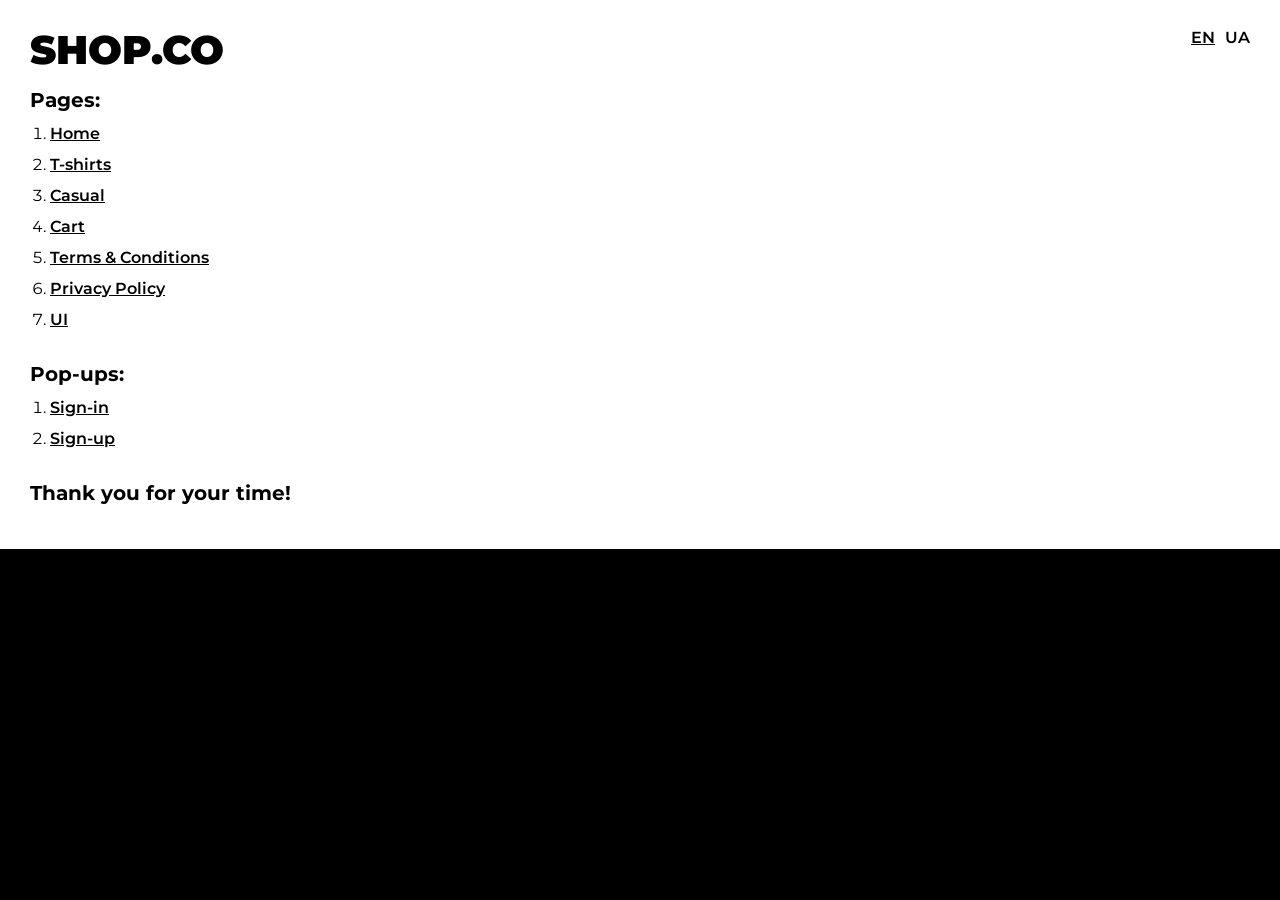
<file: index.html>
<!DOCTYPE html>
<html>

<head>
	<meta charset="UTF-8">
	<meta name="viewport" content="width=device-width, initial-scale=1.0">
	<title>SHOP.CO</title>
</head>

<body>
	<div class="rootpage">
		<h1>SHOP.CO</h1>
		<h2>Pages:</h2>
		<ol class="rootpage__list">
			<li><a target="_blank" href="home.html">Home</a></li>
			<li><a target="_blank" href="t-shirts.html">T-shirts</a></li>
			<li><a target="_blank" href="casual.html">Casual</a></li>
			<li><a target="_blank" href="cart.html">Cart</a></li>
			<li><a target="_blank" href="terms-and-conditions.html">Terms & Conditions</a></li>
			<li><a target="_blank" href="privacy-policy.html">Privacy Policy</a></li>
			<li><a target="_blank" href="UI.html">UI</a></li>
		</ol>
		<h2>Pop-ups:</h2>
		<ol class="rootpage__list">
			<li><a target="_blank" href="home.html#popup-sign-in">Sign-in</a></li>
			<li><a target="_blank" href="home.html#popup-sign-up">Sign-up</a></li>
		</ol>
		<div class="rootpage__tnx">
			<h2>Thank you for your time!</h2>
		</div>
		<div class="rootpage__lang-switcher lang-switcher">
			<span class="active-lang">EN</span>
			<a href="index-ua.html">UA</a>
		</div>
	</div>
</body>
<style>
	@charset "UTF-8";
	@import url("https://fonts.googleapis.com/css?family=Montserrat:regular,600,700,900&display=swap");

	*,
	*::before,
	*::after {
		padding: 0px;
		margin: 0px;
		border: 0px;
		box-sizing: border-box;
	}

	html,
	body {
		height: 100%;
		margin: 0;
		padding: 0;
		min-width: 320px;
		width: 100%;
		background-color: black;


	}

	body {
		font-family: "Montserrat";
		font-size: 100%;
		line-height: 1;
		font-size: 1rem;
		color: black;
	}

	a {
		color: black;
		font-weight: 600;
		text-decoration: underline;
	}

	a:visited {
		text-decoration: underline;
		color: #949392;
	}

	a:hover {
		text-decoration: none;
	}

	ul li {


		list-style: none;
	}

	li::marker {
		color: black;
	}

	img {
		vertical-align: top;
	}

	.wrapper {
		width: 100%;
		min-height: 100%;
		overflow: hidden;
	}

	.rootpage {
		background-color: #fff;
		padding: 30px;
		display: flex;
		flex-direction: column;
		align-items: flex-start;
	}

	@media (max-width: 767px) {
		.rootpage {
			padding: 30px 15px;
		}
	}

	h1 {
		font-size: 2.5rem;
		font-weight: 900;
		margin: 0px 0px 1.25rem 0px;
	}

	@media (max-width: 767px) {
		h1 {
			font-size: 1.85rem;
			margin: 0px 0px 1.25rem 0px;
		}
	}

	h2 {
		font-size: 1.25rem;
		margin: 0px 0px 1rem 0px;
	}

	@media (max-width: 767px) {
		h2 {
			font-size: 1.125rem;
			margin: 0px 0px 1rem 0px;
		}
	}

	.rootpage__list {
		margin: 0px 0px 2.25rem 1.25rem;
	}

	.rootpage__list li:not(:last-child) {
		margin: 0px 0px 15px 0px;
	}

	.lang-switcher {
		position: absolute;
		top: 30px;
		right: 30px;
		display: flex;
		gap: 10px;
		font-size: 1rem;
	}

	@media (max-width: 490px) {
		.lang-switcher {
			right: 15px;
		}
	}

	.lang-switcher a {
		color: black;
		text-decoration: none;
	}

	.lang-switcher a:hover {
		text-decoration: underline;
	}

	.active-lang {
		font-weight: 600;
		text-decoration: underline;
	}
</style>

</html>
</file>
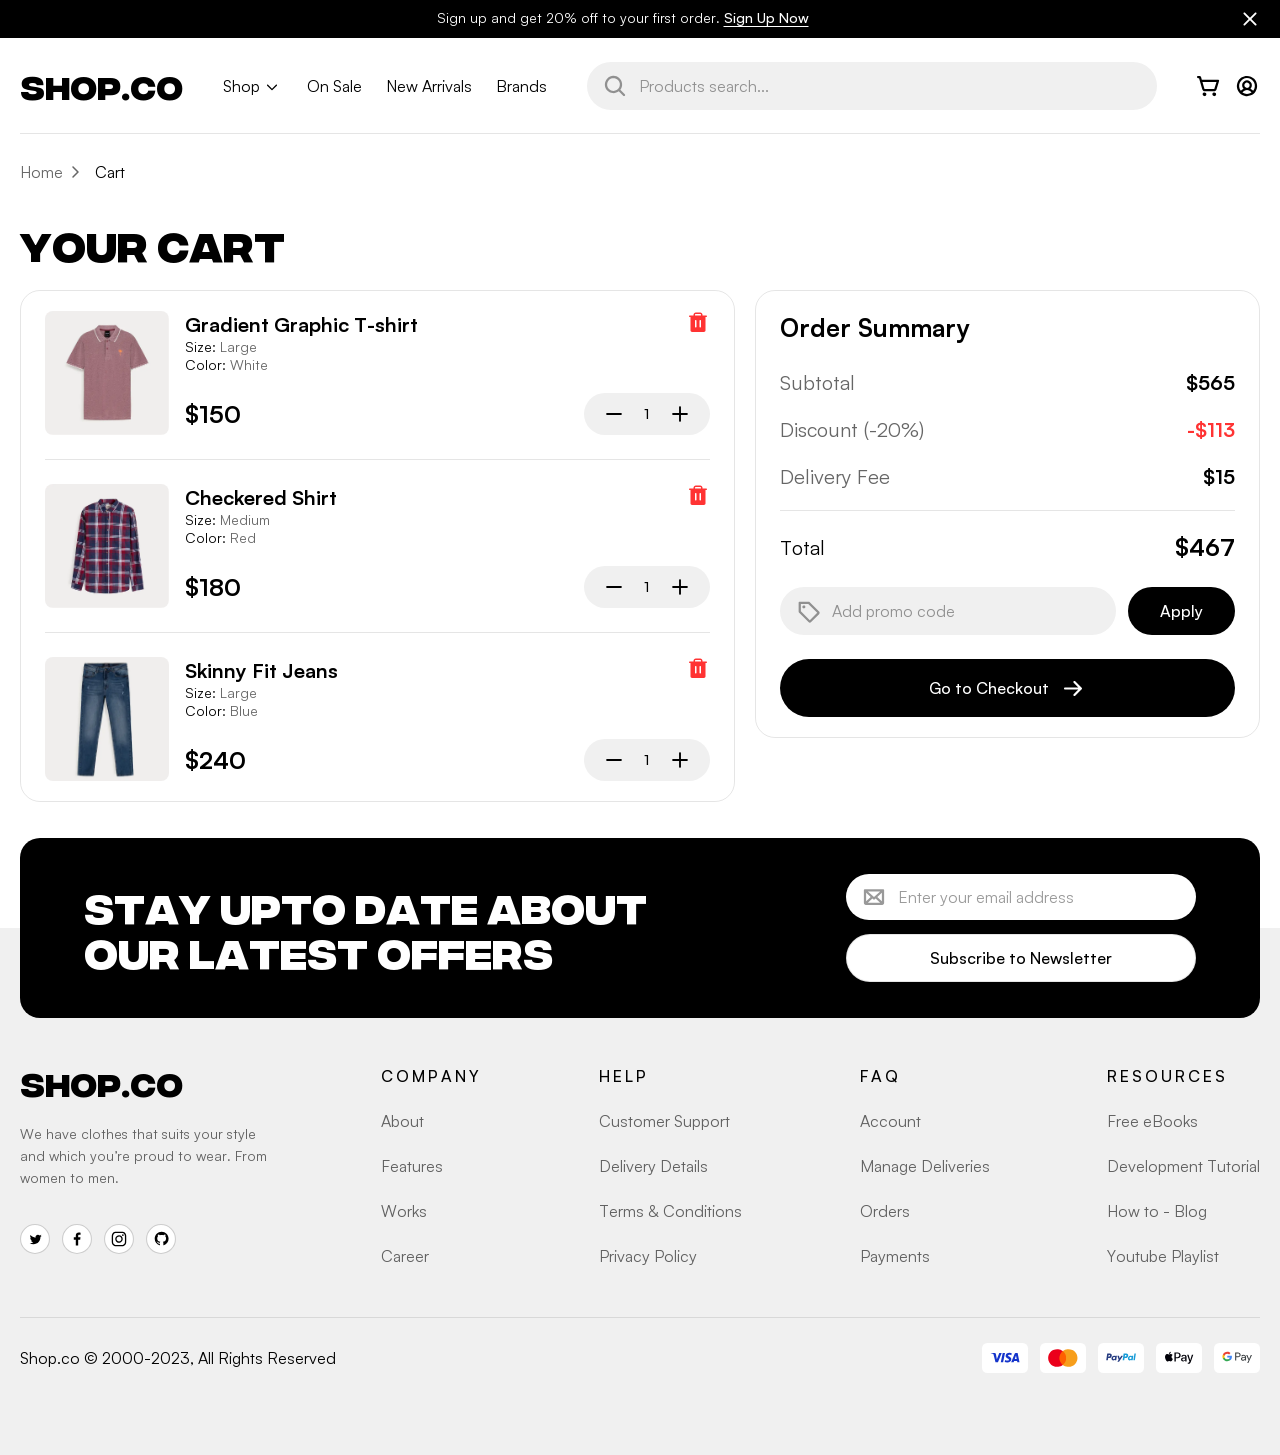
<file: cart.html>
<!DOCTYPE html>
<html lang="en">

<head>
	<title>Cart</title>
	<meta charset="UTF-8">
	<meta name="format-detection" content="telephone=no">
	<!-- <style>body{opacity: 0;}</style> -->
	<link rel="stylesheet" href="css/style.min.css?_v=20260623131259">
	<link rel="shortcut icon" href="favicon.ico">
	<!-- <meta name="robots" content="noindex, nofollow"> -->
	<meta name="viewport" content="width=device-width, initial-scale=1.0">
</head>

<body>
	<div class="wrapper">
		<div class="upper-header">
			<div class="upper-header__container">
				<div class="upper-header__text-buttons">
					<div class="upper-header__text-button">
						<span class="upper-header__text">Sign up and get 20% off to your first order.</span>
						<button data-popup="#popup-sign-up" type="button" class="upper-header__sign-up-button"> Sign Up
							Now</button>
					</div>
					<button type="button" class="upper-header__close-button" aria-label="Close">
						<svg class="icon" focusable="false" aria-hidden="true">
							<use xlink:href="img/icons/icons.svg#close"></use>
						</svg>
					</button>
				</div>
			</div>
		</div>
		<header class="header">
			<div class="header__container undefined">
				<div class="header__logo logo"><a href="#">SHOP.CO</a></div>
				<div class="header__menu menu">
					<button type="button" aria-label="Toggle menu" class="menu__icon icon-menu"><span></span></button>
					<nav class="menu__body">
						<ul class="menu__list">
							<li class="menu__item">
								<div data-spollers class="menu__spollers spollers">
									<details class="spollers__item spoller-hover">
										<summary data-spoller-close class="spollers__title spollers__title--mobile"><a href="#" class="spoller-link">Shop</a>
										</summary>
										<div class="spollers__body">
											<a href="#" class="spollers__body-link">
												<div class="spollers__body-text">
													<h2>Men's clothes</h2>
													<p>In attractive and spectacular colors and designs</p>
												</div>
											</a>
											<a href="#" class="spollers__body-link">
												<div class="spollers__body-text">
													<h2>Women's clothes</h2>
													<p>Ladies, your style and tastes are important to us</p>
												</div>
											</a>
											<a href="#" class="spollers__body-link">
												<div class="spollers__body-text">
													<h2>Kids' clothes</h2>
													<p>For all ages, with happy and beautiful colors</p>
												</div>
											</a>
											<a href="#" class="spollers__body-link">
												<div class="spollers__body-text">
													<h2>Bags and Shoes</h2>
													<p>Suitable for men, women and all tastes and styles</p>
												</div>
											</a>
										</div>
									</details>
								</div>
							</li>
							<li class="menu__item"><a href="#" class="menu__link">On Sale</a></li>
							<li class="menu__item"><a href="#" class="menu__link">New Arrivals</a></li>
							<li class="menu__item"><a href="#" class="menu__link">Brands</a></li>
						</ul>
					</nav>
				</div>
				<form action="#" class="header__search-form search-form">
					<input autocomplete="off" type="search" name="search" placeholder="Products search..." class="search-form__input  input search-form__input--placeholder">
					<button aria-label="Search" class="search-form__button">
						<svg class="icon" aria-hidden="true" focusable="false">
							<use xlink:href="img/icons/icons.svg#search"></use>
						</svg>
					</button>
				</form>
				<div class="header__action-buttons">
					<a href="#" aria-label="Go to Cart" data-tippy-content="Go to Cart" class="header__cart-link">
						<div class="header__cart-icon">
							<svg class="icon" aria-hidden="true" focusable="false">
								<use xlink:href="img/icons/icons.svg#cart"></use>
							</svg>
						</div>
						<span class="header__cart-link-counter">3</span>
					</a>
					<button aria-label="Sign In" data-popup="#popup-sign-in" data-tippy-content="Sign In" class="header__sign-in-button" type="button">
						<div class="header__sign-in-button-icon">
							<svg class="icon" aria-hidden="true" focusable="false">
								<use xlink:href="img/icons/icons.svg#sign-in"></use>
							</svg>
						</div>
					</button>
				</div>
			</div>
		</header>
		<div id="popup-sign-up" class="popup">
			<div class="popup__wrapper">
				<div class="popup__content">
					<div class="sign-up">
						<button data-close type="button" class="popup__close sign-up__close-icon"> </button>
						<div class="sign-up__title-block">
							<h1 class="sign-up__title">Sign up</h1>
						</div>
						<form class="sign-up__form" action="#" method="POST">
							<div class="sign-up__input-wrapper">
								<input required aria-label="Enter your full name" autocomplete="off" class="sign-up__name-input popup-input input" type="text" id="sign-up-username" name="sign-up-username" data-error="Error" placeholder="Your full name">
							</div>
							<div class="sign-up__input-wrapper">
								<input required aria-label="Enter you email" class="sign-up__email-input popup-input input" id="email-sign-up" autocomplete="on" type="email" name="email" data-error="error" placeholder="Your email">
							</div>
							<div class="sign-up__input-wrapper">
								<label class="sign-up__label" for="password-sign-up">Your password</label>
								<div class="sign-up__input-wrapper">
									<input id="password-sign-up" type="password" class="sign-up__password-input popup-input input">
									<button type="button" class="sign-up__show-password-button">
									</button>
								</div>
							</div>
							<div class="sign-up__input-wrapper">
								<label class="sign-up__label" for="confirm-password-sign-up">Confirm your password</label>
								<div class="sign-up__input-wrapper sign-up__input-wrapper--margin-bottom">
									<input id="confirm-password-sign-up" type="password" class="sign-up__confirm-password-input popup-input input">
									<button type="button" class="sign-up__show-confirm-password-button"></button>
								</div>
							</div>
							<div class="sign-up__form-buttons">
								<button class="sign-up__button button button--white">Sign
									up</button>
								<button data-popup="#popup-sign-in" type="button" class="sign-up__sign-in-button">Sign
									In</button>
							</div>
						</form>
					</div>
				</div>
			</div>
		</div>
		<div id="popup-sign-in" class="popup">
			<div class="popup__wrapper">
				<div class="popup__content">
					<div class="sign-in">
						<button data-close type="button" class="popup__close sign-in__close-icon"> </button>
						<div class="sign-in__title-block">
							<h1 class="sign-in__title">Sign in</h1>
						</div>
						<form class="sign-in__form" action="#" method="POST">
							<div class="sign-in__input-wrapper">
								<input required autocomplete="off" aria-label="Enter your full name" class="sign-in__name-input popup-input input" type="text" id="username" name="username" placeholder="Enter your full name">
							</div>
							<div class="sign-in__input-wrapper">
								<input required aria-label="Enter your email" class="sign-in__email-input popup-input input" id="email-sign-in" autocomplete="on" type="email" name="email" placeholder="Enter your email">
							</div>
							<div class="sign-in__form-buttons">
								<button class="sign-in__button button button--white">Sign in</button>
								<button data-popup="#popup-sign-up" type="button" class="sign-in__sign-up-button">Sign Up
									Now</button>
							</div>
						</form>
					</div>
				</div>
			</div>
		</div>
		<div id="filters-popup" class="popup popup--filters">
			<div class="popup__wrapper">
				<div class="popup__content">
					<button data-close type="button" class="popup__close  filters-popup-close-icon"> </button>
					<div class="filters-popup">
						<div class="filters-popup__spollers spollers">
							<div class="spollers__item">
								<div class="spollers__title spollers__title--popup">Filters</div>
								<div class="spollers__body">
									<form action="#" class="filters-popup__form">
										<div class="filters-popup__section filter">
											<div class="filter__body filter__body--padding-top">
												<nav class="filter__menu">
													<ul class="filter__menu-list">
														<li class="filter__list-item">
															<a href="#" class="filter__item-link">T-shirts</a>
														</li>
														<li class="filter__list-item">
															<a href="#" class="filter__item-link">Shorts</a>
														</li>
														<li class="filter__list-item">
															<a href="#" class="filter__item-link">Shirts</a>
														</li>
														<li class="filter__list-item">
															<a href="#" class="filter__item-link">Hoodie</a>
														</li>
														<li class="filter__list-item">
															<a href="#" class="filter__item-link">Jeans</a>
														</li>
													</ul>
												</nav>
											</div>
										</div>
										<div class="filters-popup__section filter">
											<div data-spollers class="filter__spollers spollers">
												<details class="spollers__item">
													<summary class="spollers__title">Price</summary>
													<div class="spollers__body">
														<div class="filter__body filter__body--padding-bottom">
															<div class="filter__price-range">
																<div id="range">
																</div>
															</div>
														</div>
													</div>
												</details>
											</div>
										</div>
										<div class="filters-popup__section filter">
											<div data-spollers class="filter__spollers spollers">
												<details class="spollers__item">
													<summary class="spollers__title">Colors</summary>
													<div class="spollers__body">
														<div class="filter__body">
															<div class="filter__color-items color-items color-items--border">
																<label class="color-items__item  color-items__item--green">
																	<input checked type="radio" class="color-items__input" name="product-color">
																</label>
																<label class="color-items__item color-items__item--red">
																	<input type="radio" class="color-items__input" name="product-color">
																</label>
																<label class="color-items__item color-items__item--yellow">
																	<input type="radio" class="color-items__input" name="product-color">
																</label>
																<label class="color-items__item color-items__item--orange">
																	<input type="radio" class="color-items__input" name="product-color">
																</label>
																<label class="color-items__item color-items__item--emerald">
																	<input type="radio" class="color-items__input" name="product-color">
																</label>
																<label class="color-items__item color-items__item--blue">
																	<input type="radio" class="color-items__input" name="product-color">
																</label>
																<label class="color-items__item color-items__item--purple">
																	<input type="radio" class="color-items__input" name="product-color">
																</label>
																<label class="color-items__item color-items__item--pink">
																	<input type="radio" class="color-items__input" name="product-color">
																</label>
																<label class="color-items__item color-items__item--white">
																	<input type="radio" class="color-items__input" name="product-color">
																</label>
																<label class="color-items__item color-items__item--black">
																	<input type="radio" class="color-items__input" name="product-color">
																</label>
															</div>
														</div>
													</div>
												</details>
											</div>
										</div>
										<div class="filters-popup__section filter">
											<div data-spollers class="filter__spollers spollers">
												<details class="spollers__item">
													<summary class="spollers__title">Sizes</summary>
													<div class="spollers__body">
														<div class="filter__body">
															<div class="filter__size-items size-items size-items--small">
																<label class="size-items__item"> XX-Small
																	<input type="radio" value="xx-small" class="size-items__input" name="product-size">
																</label>
																<label class="size-items__item"> X-Small
																	<input type="radio" value="x-small" class="size-items__input" name="product-size">
																</label>
																<label class="size-items__item">Small
																	<input type="radio" value="small" class="size-items__input" name="product-size">
																</label>
																<label class="size-items__item">Medium
																	<input type="radio" value="medium" class="size-items__input" name="product-size">
																</label>
																<label class="size-items__item">Large
																	<input checked type="radio" value="large" class="size-items__input" name="product-size">
																</label>
																<label class="size-items__item">X-Large
																	<input type="radio" value="x-large" class="size-items__input" name="product-size">
																</label>
																<label class="size-items__item">XX-Large
																	<input type="radio" value="xx-large" class="size-items__input" name="product-size">
																</label>
																<label class="size-items__item">3X-Large
																	<input type="radio" value="3x-large" class="size-items__input" name="product-size">
																</label>
																<label class="size-items__item">4X-Large
																	<input type="radio" value="4x-large" class="size-items__input" name="product-size">
																</label>
															</div>
														</div>
													</div>
												</details>
											</div>
										</div>
										<div class="filters-popup__section filter">
											<div data-spollers class="filter__spollers spollers">
												<details class="spollers__item">
													<summary class="spollers__title">Dress Style</summary>
													<div class="spollers__body">
														<div class="filter__body">
															<nav class="filter__menu">
																<ul class="filter__menu-list">
																	<li class="filter__list-item">
																		<a href="#" class="filter__item-link">Casual</a>
																	</li>
																	<li class="filter__list-item">
																		<a href="#" class="filter__item-link">
																			Formal</a>
																	</li>
																	<li class="filter__list-item">
																		<a href="#" class="filter__item-link">Party</a>
																	</li>
																	<li class="filter__list-item">
																		<a href="#" class="filter__item-link">Gym</a>
																	</li>
																</ul>
															</nav>
														</div>
													</div>
												</details>
											</div>
										</div>
										<button class="filters-popup__form-button button button--fw">Apply Filter</button>
									</form>
								</div>
							</div>
						</div>
					</div>
				</div>
			</div>
		</div>
		<main class="page">
			<section class="page__cart cart">
				<div class="cart__container">
					<div class="cart__breadcrumbs breadcrumbs">
						<ul class="breadcrumbs__list">
							<li class="breadcrumbs__item">
								<a href="#">Home</a>
							</li>
							<li class="breadcrumbs__item">
								<span>Cart</span>
							</li>
						</ul>
					</div>
					<h1 class="cart__title title title--small">Your cart</h1>
					<div class="cart__body">
						<div class="cart__empty-message" style="display: none;">
							<div class="cart__empty-message-image">
								<img src="img/icons/empty-cart.webp" alt="Image">
							</div>
							<p>Your cart is empty</p>
							<a href="#" class="cart__empty-message-link button">Shop</a>
						</div>
						<div class="cart__body-cards">
							<article class="cart__body-card cart-card">
								<a href="#" class="cart-card__image">
									<img src="img/items/07.webp" alt="Image">
								</a>
								<div class="cart-card__body">
									<div class="cart-card__body-inner-wrap">
										<div class="cart-card__title-button">
											<h2 class="cart-card__title">
												<a href="#" class="cart-card__link-title">
													Gradient Graphic T-shirt
												</a>
											</h2>
											<button type="button" class="cart-card__delete-button"></button>
										</div>
										<div class="cart-card__detail">Size: <span>Large</span></div>
										<div class="cart-card__detail">Color: <span>White</span></div>
									</div>
									<div class="cart-card__price-quantity">
										<div class="cart-card__price"><span>$150</span></div>
										<div data-quantity class="cart-card__quantity quantity">
											<button data-quantity-minus type="button" aria-label="Decrease quantity" class="quantity__button quantity__button--minus">
											</button>
											<div class="quantity__input">
												<input data-quantity-value autocomplete="off" type="text" name="form[]" value="1">
											</div>
											<button data-quantity-plus type="button" aria-label="Increase quantity" class="quantity__button quantity__button--plus">
											</button>
										</div>
									</div>
								</div>
							</article>
							<article class="cart__body-card cart-card">
								<a href="#" class="cart-card__image">
									<img src="img/items/03.webp" alt="Image">
								</a>
								<div class="cart-card__body">
									<div class="cart-card__body-inner-wrap">
										<div class="cart-card__title-button">
											<h2 class="cart-card__title">
												<a href="#" class="cart-card__link-title">Checkered Shirt</a>
											</h2>
											<button type="button" class="cart-card__delete-button"></button>
										</div>
										<div class="cart-card__detail">Size: <span>Medium</span></div>
										<div class="cart-card__detail">Color: <span>Red</span></div>
									</div>
									<div class="cart-card__price-quantity">
										<div class="cart-card__price"><span>$180</span></div>
										<div data-quantity class="cart-card__quantity quantity">
											<button data-quantity-minus type="button" aria-label="Decrease quantity" class="quantity__button quantity__button--minus">
											</button>
											<div class="quantity__input">
												<input data-quantity-value autocomplete="off" type="text" name="form[]" value="1">
											</div>
											<button data-quantity-plus type="button" aria-label="Increase quantity" class="quantity__button quantity__button--plus">
											</button>
										</div>
									</div>
								</div>
							</article>
							<article class="cart__body-card cart-card">
								<a href="#" class="cart-card__image">
									<img src="img/items/02.webp" alt="Image">
								</a>
								<div class="cart-card__body">
									<div class="cart-card__body-inner-wrap">
										<div class="cart-card__title-button">
											<h2 class="cart-card__title">
												<a href="#" class="cart-card__link-title">Skinny Fit Jeans</a>
											</h2>
											<button type="button" class="cart-card__delete-button"></button>
										</div>
										<div class="cart-card__detail">Size: <span>Large</span></div>
										<div class="cart-card__detail">Color: <span>Blue</span></div>
									</div>
									<div class="cart-card__price-quantity">
										<div class="cart-card__price"><span>$240</span></div>
										<div data-quantity class="cart-card__quantity quantity">
											<button data-quantity-minus type="button" aria-label="Decrease quantity" class="quantity__button quantity__button--minus">
											</button>
											<div class="quantity__input">
												<input data-quantity-value autocomplete="off" type="text" name="form[]" value="1">
											</div>
											<button data-quantity-plus type="button" aria-label="Increase quantity" class="quantity__button quantity__button--plus">
											</button>
										</div>
									</div>
								</div>
							</article>
						</div>
						<div class="cart__body-summary">
							<h2 class="cart__summary-title">Order Summary</h2>
							<div class="cart__summary-items">
								<div class="cart__summary-item">
									<span class="cart__item-label">Subtotal</span>
									<span class="cart__item-amount">$565</span>
								</div>
								<div class="cart__summary-item">
									<span class="cart__item-label">Discount (-20%)</span>
									<span class="cart__item-amount cart__item-amount--color">-$113</span>
								</div>
								<div class="cart__summary-item">
									<span class="cart__item-label">Delivery Fee</span>
									<span class="cart__item-amount">$15</span>
								</div>
							</div>
							<div class="cart__summary-total">
								<span class="cart__total-label">Total</span>
								<span class="cart__total-amount">$467</span>
							</div>
							<form action="#" class="cart__summary-input-button">
								<div class="cart__summary-input-wrapper">
									<input autocomplete="off" type="text" name="promo" data-error="Error" placeholder="Add promo code" class="cart__summary-input input">
								</div>
								<button class="cart__promo-button button">Apply</button>
							</form>
							<button type="button" class="cart__summary-button button button--fw">Go to Checkout</button>
						</div>
					</div>
				</div>

			</section>
		</main>
		<footer class="footer">
			<div class="footer__container">
				<div class=" footer__subscription subscription">
					<h2 class="subscription__title title title--white">STAY UPTO DATE ABOUT OUR
						LATEST OFFERS
					</h2>
					<form action="#" class="subscription__form">
						<input required autocomplete="on" type="email" name="form[]" placeholder="Enter your email address" class="subscription__input input">
						<button class="subscription__button button button--white button--fw">Subscribe to
							Newsletter
						</button>
					</form>
				</div>
				<div class="footer__body">
					<div class="footer__logo-text-social">
						<div class="footer__logo logo">
							<a href="#">SHOP.CO</a>
						</div>
						<div class="footer__text">
							<p>We have clothes that suits your style and which you’re proud to wear. From women to men.</p>
						</div>
						<div class="footer__social">
							<a href="#" aria-label="Twitter Share" data-tippy-content="Twitter" class="footer__social-icon">
								<img class="icon" src="img/icons/twitter.svg" alt="Image">
							</a>
							<a href="#" aria-label="Instagram Share" data-tippy-content="Instagram" class="footer__social-icon">
								<img class="icon" src="img/icons/fb.svg" alt="Image">
							</a>
							<a href="#" aria-label="Facebook Share" data-tippy-content="Facebook" class="footer__social-icon">
								<img class="icon" src="img/icons/inst.svg" alt="Image">
							</a>
							<a href="#" aria-label="Github Share" data-tippy-content="Github" class="footer__social-icon">
								<img class="icon" src="img/icons/git.svg" alt="Image">
							</a>
						</div>
					</div>
					<div class="footer__columns">
						<div class="footer__column">
							<h2 class="footer__column-title">Company</h2>
							<ul class="footer__column-list">
								<li><a href="#">About</a></li>
								<li><a href="#">Features</a></li>
								<li><a href="#">Works</a></li>
								<li><a href="#">Career</a></li>
							</ul>
						</div>
						<div class="footer__column">
							<h2 class="footer__column-title">Help</h2>
							<ul class="footer__column-list">
								<li><a href="#">Customer Support</a></li>
								<li><a href="#">Delivery Details</a></li>
								<li><a href="#">Terms & Conditions</a></li>
								<li><a href="#">Privacy Policy</a></li>
							</ul>
						</div>
						<div class="footer__column">
							<h2 class="footer__column-title">FAQ</h2>
							<ul class="footer__column-list">
								<li><a href="#">Account</a></li>
								<li><a href="#">Manage Deliveries</a></li>
								<li><a href="#">Orders</a></li>
								<li><a href="#">Payments</a></li>
							</ul>
						</div>
						<div class="footer__column">
							<h2 class="footer__column-title">Resources</h2>
							<ul class="footer__column-list">
								<li><a href="#">Free eBooks</a></li>
								<li><a href="#">Development Tutorial</a></li>
								<li><a href="#">How to - Blog</a></li>
								<li><a href="#">Youtube Playlist</a></li>
							</ul>
						</div>
					</div>
				</div>

				<div class="footer__copyright-payment">
					<div class="footer__copyright">
						Shop.co © 2000-2023, All Rights Reserved
					</div>
					<div class="footer__payment">
						<ul class="footer__payment-list">
							<li class="footer__payment-items">
								<div class="footer__payment-icon">
									<img src="img/icons/Visa1.svg" alt="Image">
								</div>
							</li>
							<li class="footer__payment-items">
								<div class="footer__payment-icon">
									<img src="img/icons/Mastercard1.svg" alt="Image">
								</div>
							</li>
							<li class="footer__payment-items">
								<div class="footer__payment-icon">
									<img src="img/icons/Paypal1.svg" alt="Image">
								</div>
							</li>

							<li class="footer__payment-items">
								<div class="footer__payment-icon">
									<img src="img/icons/ApplePay1.svg" alt="Image">
								</div>
							</li>
							<li class="footer__payment-items">
								<div class="footer__payment-icon">
									<img src="img/icons/GPay1.svg" alt="Image">
								</div>
							</li>

						</ul>
					</div>
				</div>
			</div>
		</footer>
	</div>
	<script src="js/app.min.js?_v=20260623131259"></script>
</body>

</html>
</file>
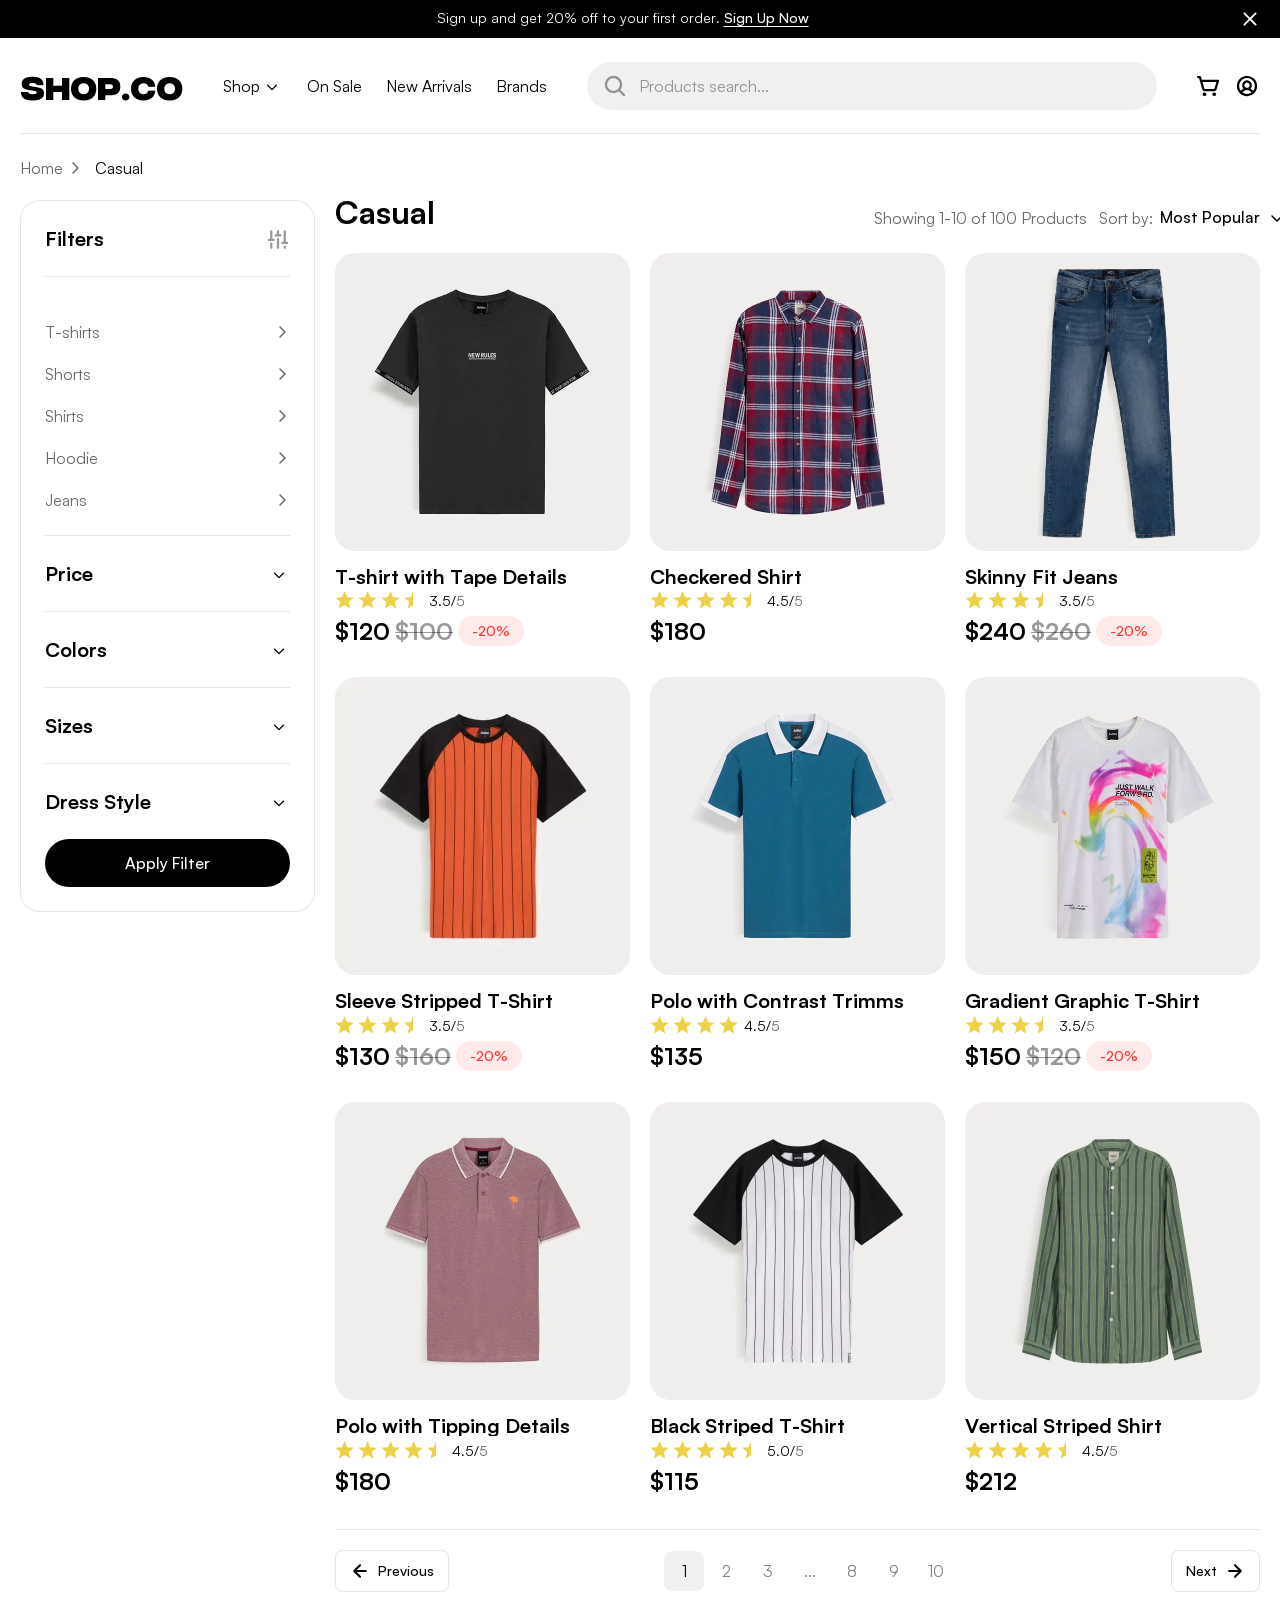
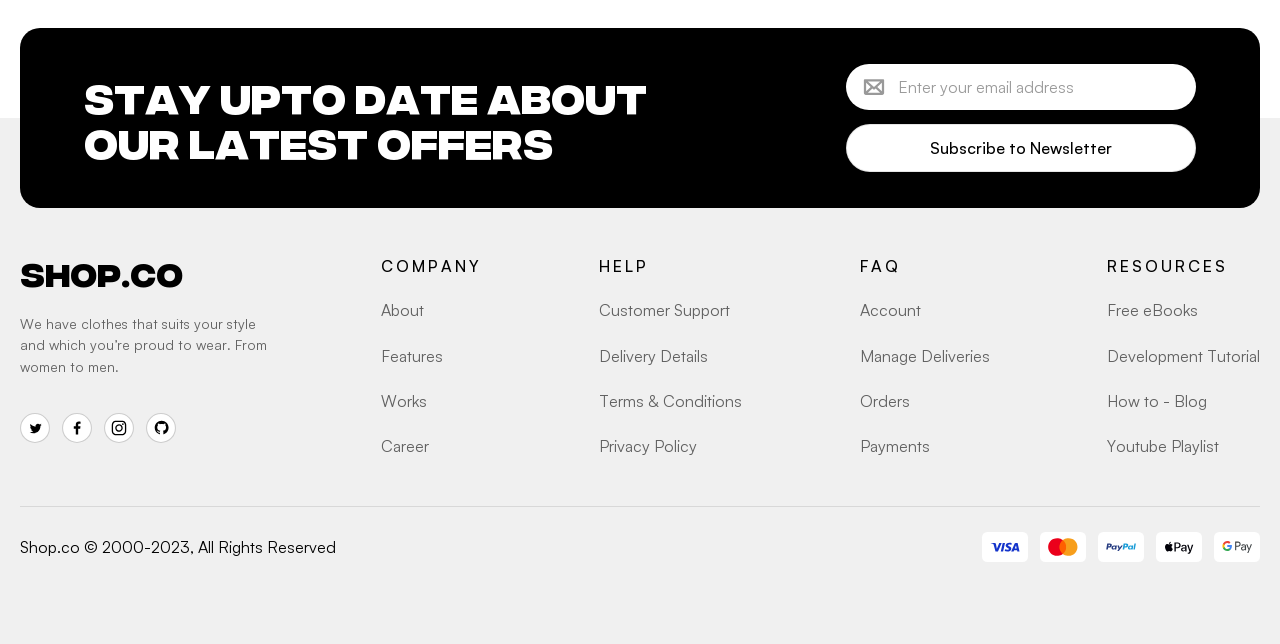
<file: casual.html>
<!DOCTYPE html>
<html lang="en">

<head>
	<title>Casual</title>
	<meta charset="UTF-8">
	<meta name="format-detection" content="telephone=no">
	<!-- <style>body{opacity: 0;}</style> -->
	<link rel="stylesheet" href="css/style.min.css?_v=20260623131259">
	<link rel="shortcut icon" href="favicon.ico">
	<!-- <meta name="robots" content="noindex, nofollow"> -->
	<meta name="viewport" content="width=device-width, initial-scale=1.0">
</head>

<body>
	<div class="wrapper">
		<div class="upper-header">
			<div class="upper-header__container">
				<div class="upper-header__text-buttons">
					<div class="upper-header__text-button">
						<span class="upper-header__text">Sign up and get 20% off to your first order.</span>
						<button data-popup="#popup-sign-up" type="button" class="upper-header__sign-up-button"> Sign Up
							Now</button>
					</div>
					<button type="button" class="upper-header__close-button" aria-label="Close">
						<svg class="icon" focusable="false" aria-hidden="true">
							<use xlink:href="img/icons/icons.svg#close"></use>
						</svg>
					</button>
				</div>
			</div>
		</div>
		<header class="header">
			<div class="header__container undefined">
				<div class="header__logo logo"><a href="#">SHOP.CO</a></div>
				<div class="header__menu menu">
					<button type="button" aria-label="Toggle menu" class="menu__icon icon-menu"><span></span></button>
					<nav class="menu__body">
						<ul class="menu__list">
							<li class="menu__item">
								<div data-spollers class="menu__spollers spollers">
									<details class="spollers__item spoller-hover">
										<summary data-spoller-close class="spollers__title spollers__title--mobile"><a href="#" class="spoller-link">Shop</a>
										</summary>
										<div class="spollers__body">
											<a href="#" class="spollers__body-link">
												<div class="spollers__body-text">
													<h2>Men's clothes</h2>
													<p>In attractive and spectacular colors and designs</p>
												</div>
											</a>
											<a href="#" class="spollers__body-link">
												<div class="spollers__body-text">
													<h2>Women's clothes</h2>
													<p>Ladies, your style and tastes are important to us</p>
												</div>
											</a>
											<a href="#" class="spollers__body-link">
												<div class="spollers__body-text">
													<h2>Kids' clothes</h2>
													<p>For all ages, with happy and beautiful colors</p>
												</div>
											</a>
											<a href="#" class="spollers__body-link">
												<div class="spollers__body-text">
													<h2>Bags and Shoes</h2>
													<p>Suitable for men, women and all tastes and styles</p>
												</div>
											</a>
										</div>
									</details>
								</div>
							</li>
							<li class="menu__item"><a href="#" class="menu__link">On Sale</a></li>
							<li class="menu__item"><a href="#" class="menu__link">New Arrivals</a></li>
							<li class="menu__item"><a href="#" class="menu__link">Brands</a></li>
						</ul>
					</nav>
				</div>
				<form action="#" class="header__search-form search-form">
					<input autocomplete="off" type="search" name="search" placeholder="Products search..." class="search-form__input  input search-form__input--placeholder">
					<button aria-label="Search" class="search-form__button">
						<svg class="icon" aria-hidden="true" focusable="false">
							<use xlink:href="img/icons/icons.svg#search"></use>
						</svg>
					</button>
				</form>
				<div class="header__action-buttons">
					<a href="#" aria-label="Go to Cart" data-tippy-content="Go to Cart" class="header__cart-link">
						<div class="header__cart-icon">
							<svg class="icon" aria-hidden="true" focusable="false">
								<use xlink:href="img/icons/icons.svg#cart"></use>
							</svg>
						</div>
						<span class="header__cart-link-counter">3</span>
					</a>
					<button aria-label="Sign In" data-popup="#popup-sign-in" data-tippy-content="Sign In" class="header__sign-in-button" type="button">
						<div class="header__sign-in-button-icon">
							<svg class="icon" aria-hidden="true" focusable="false">
								<use xlink:href="img/icons/icons.svg#sign-in"></use>
							</svg>
						</div>
					</button>
				</div>
			</div>
		</header>
		<div id="popup-sign-up" class="popup">
			<div class="popup__wrapper">
				<div class="popup__content">
					<div class="sign-up">
						<button data-close type="button" class="popup__close sign-up__close-icon"> </button>
						<div class="sign-up__title-block">
							<h1 class="sign-up__title">Sign up</h1>
						</div>
						<form class="sign-up__form" action="#" method="POST">
							<div class="sign-up__input-wrapper">
								<input required aria-label="Enter your full name" autocomplete="off" class="sign-up__name-input popup-input input" type="text" id="sign-up-username" name="sign-up-username" data-error="Error" placeholder="Your full name">
							</div>
							<div class="sign-up__input-wrapper">
								<input required aria-label="Enter you email" class="sign-up__email-input popup-input input" id="email-sign-up" autocomplete="on" type="email" name="email" data-error="error" placeholder="Your email">
							</div>
							<div class="sign-up__input-wrapper">
								<label class="sign-up__label" for="password-sign-up">Your password</label>
								<div class="sign-up__input-wrapper">
									<input id="password-sign-up" type="password" class="sign-up__password-input popup-input input">
									<button type="button" class="sign-up__show-password-button">
									</button>
								</div>
							</div>
							<div class="sign-up__input-wrapper">
								<label class="sign-up__label" for="confirm-password-sign-up">Confirm your password</label>
								<div class="sign-up__input-wrapper sign-up__input-wrapper--margin-bottom">
									<input id="confirm-password-sign-up" type="password" class="sign-up__confirm-password-input popup-input input">
									<button type="button" class="sign-up__show-confirm-password-button"></button>
								</div>
							</div>
							<div class="sign-up__form-buttons">
								<button class="sign-up__button button button--white">Sign
									up</button>
								<button data-popup="#popup-sign-in" type="button" class="sign-up__sign-in-button">Sign
									In</button>
							</div>
						</form>
					</div>
				</div>
			</div>
		</div>
		<div id="popup-sign-in" class="popup">
			<div class="popup__wrapper">
				<div class="popup__content">
					<div class="sign-in">
						<button data-close type="button" class="popup__close sign-in__close-icon"> </button>
						<div class="sign-in__title-block">
							<h1 class="sign-in__title">Sign in</h1>
						</div>
						<form class="sign-in__form" action="#" method="POST">
							<div class="sign-in__input-wrapper">
								<input required autocomplete="off" aria-label="Enter your full name" class="sign-in__name-input popup-input input" type="text" id="username" name="username" placeholder="Enter your full name">
							</div>
							<div class="sign-in__input-wrapper">
								<input required aria-label="Enter your email" class="sign-in__email-input popup-input input" id="email-sign-in" autocomplete="on" type="email" name="email" placeholder="Enter your email">
							</div>
							<div class="sign-in__form-buttons">
								<button class="sign-in__button button button--white">Sign in</button>
								<button data-popup="#popup-sign-up" type="button" class="sign-in__sign-up-button">Sign Up
									Now</button>
							</div>
						</form>
					</div>
				</div>
			</div>
		</div>
		<div id="filters-popup" class="popup popup--filters">
			<div class="popup__wrapper">
				<div class="popup__content">
					<button data-close type="button" class="popup__close  filters-popup-close-icon"> </button>
					<div class="filters-popup">
						<div class="filters-popup__spollers spollers">
							<div class="spollers__item">
								<div class="spollers__title spollers__title--popup">Filters</div>
								<div class="spollers__body">
									<form action="#" class="filters-popup__form">
										<div class="filters-popup__section filter">
											<div class="filter__body filter__body--padding-top">
												<nav class="filter__menu">
													<ul class="filter__menu-list">
														<li class="filter__list-item">
															<a href="#" class="filter__item-link">T-shirts</a>
														</li>
														<li class="filter__list-item">
															<a href="#" class="filter__item-link">Shorts</a>
														</li>
														<li class="filter__list-item">
															<a href="#" class="filter__item-link">Shirts</a>
														</li>
														<li class="filter__list-item">
															<a href="#" class="filter__item-link">Hoodie</a>
														</li>
														<li class="filter__list-item">
															<a href="#" class="filter__item-link">Jeans</a>
														</li>
													</ul>
												</nav>
											</div>
										</div>
										<div class="filters-popup__section filter">
											<div data-spollers class="filter__spollers spollers">
												<details class="spollers__item">
													<summary class="spollers__title">Price</summary>
													<div class="spollers__body">
														<div class="filter__body filter__body--padding-bottom">
															<div class="filter__price-range">
																<div id="range">
																</div>
															</div>
														</div>
													</div>
												</details>
											</div>
										</div>
										<div class="filters-popup__section filter">
											<div data-spollers class="filter__spollers spollers">
												<details class="spollers__item">
													<summary class="spollers__title">Colors</summary>
													<div class="spollers__body">
														<div class="filter__body">
															<div class="filter__color-items color-items color-items--border">
																<label class="color-items__item  color-items__item--green">
																	<input checked type="radio" class="color-items__input" name="product-color">
																</label>
																<label class="color-items__item color-items__item--red">
																	<input type="radio" class="color-items__input" name="product-color">
																</label>
																<label class="color-items__item color-items__item--yellow">
																	<input type="radio" class="color-items__input" name="product-color">
																</label>
																<label class="color-items__item color-items__item--orange">
																	<input type="radio" class="color-items__input" name="product-color">
																</label>
																<label class="color-items__item color-items__item--emerald">
																	<input type="radio" class="color-items__input" name="product-color">
																</label>
																<label class="color-items__item color-items__item--blue">
																	<input type="radio" class="color-items__input" name="product-color">
																</label>
																<label class="color-items__item color-items__item--purple">
																	<input type="radio" class="color-items__input" name="product-color">
																</label>
																<label class="color-items__item color-items__item--pink">
																	<input type="radio" class="color-items__input" name="product-color">
																</label>
																<label class="color-items__item color-items__item--white">
																	<input type="radio" class="color-items__input" name="product-color">
																</label>
																<label class="color-items__item color-items__item--black">
																	<input type="radio" class="color-items__input" name="product-color">
																</label>
															</div>
														</div>
													</div>
												</details>
											</div>
										</div>
										<div class="filters-popup__section filter">
											<div data-spollers class="filter__spollers spollers">
												<details class="spollers__item">
													<summary class="spollers__title">Sizes</summary>
													<div class="spollers__body">
														<div class="filter__body">
															<div class="filter__size-items size-items size-items--small">
																<label class="size-items__item"> XX-Small
																	<input type="radio" value="xx-small" class="size-items__input" name="product-size">
																</label>
																<label class="size-items__item"> X-Small
																	<input type="radio" value="x-small" class="size-items__input" name="product-size">
																</label>
																<label class="size-items__item">Small
																	<input type="radio" value="small" class="size-items__input" name="product-size">
																</label>
																<label class="size-items__item">Medium
																	<input type="radio" value="medium" class="size-items__input" name="product-size">
																</label>
																<label class="size-items__item">Large
																	<input checked type="radio" value="large" class="size-items__input" name="product-size">
																</label>
																<label class="size-items__item">X-Large
																	<input type="radio" value="x-large" class="size-items__input" name="product-size">
																</label>
																<label class="size-items__item">XX-Large
																	<input type="radio" value="xx-large" class="size-items__input" name="product-size">
																</label>
																<label class="size-items__item">3X-Large
																	<input type="radio" value="3x-large" class="size-items__input" name="product-size">
																</label>
																<label class="size-items__item">4X-Large
																	<input type="radio" value="4x-large" class="size-items__input" name="product-size">
																</label>
															</div>
														</div>
													</div>
												</details>
											</div>
										</div>
										<div class="filters-popup__section filter">
											<div data-spollers class="filter__spollers spollers">
												<details class="spollers__item">
													<summary class="spollers__title">Dress Style</summary>
													<div class="spollers__body">
														<div class="filter__body">
															<nav class="filter__menu">
																<ul class="filter__menu-list">
																	<li class="filter__list-item">
																		<a href="#" class="filter__item-link">Casual</a>
																	</li>
																	<li class="filter__list-item">
																		<a href="#" class="filter__item-link">
																			Formal</a>
																	</li>
																	<li class="filter__list-item">
																		<a href="#" class="filter__item-link">Party</a>
																	</li>
																	<li class="filter__list-item">
																		<a href="#" class="filter__item-link">Gym</a>
																	</li>
																</ul>
															</nav>
														</div>
													</div>
												</details>
											</div>
										</div>
										<button class="filters-popup__form-button button button--fw">Apply Filter</button>
									</form>
								</div>
							</div>
						</div>
					</div>
				</div>
			</div>
		</div>
		<main class="page">
			<section class="page__catalog catalog">
				<div class="catalog__container">
					<div class="catalog__breadcrumbs breadcrumbs">
						<ul class="breadcrumbs__list">
							<li class="breadcrumbs__item">
								<a href="#">Home</a>
							</li>
							<li class="breadcrumbs__item">
								<span>Casual</span>
							</li>
						</ul>
					</div>
					<div class="catalog__content">
						<aside class="catalog__aside filters">
							<div data-spollers class="filters__spollers spollers">
								<details data-open class="spollers__item">
									<summary class="spollers__title">Filters</summary>
									<div class="spollers__body">
										<form action="#" class="filters__form">
											<div class="filters__section filter">
												<div class="filter__body filter__body--padding-top">
													<nav class="filter__menu">
														<ul class="filter__menu-list">
															<li class="filter__list-item">
																<a href="#" class="filter__item-link">T-shirts</a>
															</li>
															<li class="filter__list-item">
																<a href="#" class="filter__item-link"> Shorts</a>
															</li>
															<li class="filter__list-item">
																<a href="#" class="filter__item-link">Shirts</a>
															</li>
															<li class="filter__list-item">
																<a href="#" class="filter__item-link">Hoodie</a>
															</li>
															<li class="filter__list-item">
																<a href="#" class="filter__item-link">Jeans</a>
															</li>
														</ul>
													</nav>
												</div>
											</div>
											<div class="filters__section filter">
												<div data-spollers class="filter__spollers spollers">
													<details class="spollers__item">
														<summary class="spollers__title">Price</summary>
														<div class="spollers__body">
															<div class="filter__body filter__body--padding-bottom">
																<div class="filter__price-range">
																	<div id="range2">
																	</div>
																</div>
															</div>
														</div>
													</details>
												</div>
											</div>
											<div class="filters__section filter">
												<div data-spollers class="filter__spollers spollers">
													<details class="spollers__item">
														<summary class="spollers__title">Colors</summary>
														<div class="spollers__body">
															<div class="filter__body">
																<div class="filter__color-items color-items color-items--border">
																	<label class="color-items__item  color-items__item--green">
																		<input checked type="radio" class="color-items__input" name="product-color">
																	</label>
																	<label class="color-items__item color-items__item--red">
																		<input type="radio" class="color-items__input" name="product-color">
																	</label>
																	<label class="color-items__item color-items__item--yellow">
																		<input type="radio" class="color-items__input" name="product-color">
																	</label>
																	<label class="color-items__item color-items__item--orange">
																		<input type="radio" class="color-items__input" name="product-color">
																	</label>
																	<label class="color-items__item color-items__item--emerald">
																		<input type="radio" class="color-items__input" name="product-color">
																	</label>
																	<label class="color-items__item color-items__item--blue">
																		<input type="radio" class="color-items__input" name="product-color">
																	</label>
																	<label class="color-items__item color-items__item--purple">
																		<input type="radio" class="color-items__input" name="product-color">
																	</label>
																	<label class="color-items__item color-items__item--pink">
																		<input type="radio" class="color-items__input" name="product-color">
																	</label>
																	<label class="color-items__item color-items__item--white">
																		<input type="radio" class="color-items__input" name="product-color">
																	</label>
																	<label class="color-items__item color-items__item--black">
																		<input type="radio" class="color-items__input" name="product-color">
																	</label>
																</div>
															</div>
														</div>
													</details>
												</div>
											</div>
											<div class="filters__section filter">
												<div data-spollers class="filter__spollers spollers">
													<details class="spollers__item">
														<summary class="spollers__title">Sizes</summary>
														<div class="spollers__body">
															<div class="filter__body">
																<div class="filter__size-items size-items size-items--small">
																	<label class="size-items__item"> XX-Small
																		<input type="radio" value="xx-small" class="size-items__input" name="product-size">
																	</label>
																	<label class="size-items__item"> X-Small
																		<input type="radio" value="x-small" class="size-items__input" name="product-size">
																	</label>
																	<label class="size-items__item">Small
																		<input type="radio" value="small" class="size-items__input" name="product-size">
																	</label>
																	<label class="size-items__item">Medium
																		<input type="radio" value="medium" class="size-items__input" name="product-size">
																	</label>
																	<label class="size-items__item">Large
																		<input checked type="radio" value="large" class="size-items__input" name="product-size">
																	</label>
																	<label class="size-items__item">X-Large
																		<input type="radio" value="x-large" class="size-items__input" name="product-size">
																	</label>
																	<label class="size-items__item">XX-Large
																		<input type="radio" value="xx-large" class="size-items__input" name="product-size">
																	</label>
																	<label class="size-items__item">3X-Large
																		<input type="radio" value="3x-large" class="size-items__input" name="product-size">
																	</label>
																	<label class="size-items__item">4X-Large
																		<input type="radio" value="4x-large" class="size-items__input" name="product-size">
																	</label>
																</div>
															</div>
														</div>
													</details>
												</div>
											</div>
											<div class="filters__section filter">
												<div data-spollers class="filter__spollers spollers">
													<details class="spollers__item">
														<summary class="spollers__title">Dress Style</summary>
														<div class="spollers__body">
															<div class="filter__body">
																<nav class="filter__menu">
																	<ul class="filter__menu-list">
																		<li class="filter__list-item">
																			<a href="#" class="filter__item-link">Casual</a>
																		</li>
																		<li class="filter__list-item">
																			<a href="#" class="filter__item-link">
																				Formal</a>
																		</li>
																		<li class="filter__list-item">
																			<a href="#" class="filter__item-link">Party</a>
																		</li>
																		<li class="filter__list-item">
																			<a href="#" class="filter__item-link">Gym</a>
																		</li>
																	</ul>
																</nav>
															</div>
														</div>
													</details>
												</div>
											</div>
											<button class="filters__form-button button button--fw">Apply Filter</button>
										</form>
									</div>
								</details>
							</div>
						</aside>
						<div class="catalog__body">
							<div class="catalog__body-header-button">
								<div class="catalog__body-header">
									<h1 class="catalog__body-title">Casual</h1>
									<div class="catalog__header-text-select">
										<div class="catalog__header-text">Showing <span>1</span>-<span>10</span> of
											<span>100</span> Products
										</div>
										<div class="catalog__header-select">
											<span>Sort by:</span>
											<select name="form[]" data-class-modif="form">
												<option value="1" selected>Most Popular</option>
												<option value="2">Best Sellers</option>
												<option value="3">Low Price</option>
												<option value="4">High Price</option>
											</select>
										</div>
									</div>
								</div>
								<button data-popup="#filters-popup" class="catalog__header-filter-button" type="button">
								</button>
							</div>
							<div class="catalog__body-items-product items-product items-product--wrap-width">
								<article class="item-product">
									<a href="product.html" class="item-product__picture-link">
										<img src="img/items/01.webp" class="item-product__image" alt="Image"></a>
									<div class="item-product__body body-item-product">
										<h2 class="body-item-product__title">
											<a href="product.html" class="body-item-product__link-title">T-shirt with
												Tape
												Details</a>
										</h2>
										<div class="body-item-product__rating-wrapper rating-wrapper">
											<div class="body-item-product__rating rating" data-rating data-rating-value="3.5">
											</div>
											<div class="body-item-product__rating-value rating-value">3.5/<span>5</span>
											</div>
										</div>
										<div class="body-item-product__price-discount">
											<span class="body-item-product__price">$120</span>
											<span class="body-item-product__price-discounted">$100</span>
											<span class="body-item-product__percent-label">-20%</span>
										</div>
									</div>
								</article>
								<article class="item-product">
									<a href="product.html" class="item-product__picture-link">
										<img src="img/items/03.webp" class="item-product__image" alt="Image">
									</a>
									<div class="item-product__body body-item-product">
										<h2 class="body-item-product__title">
											<a href="product.html" class="body-item-product__link-title">Checkered Shirt
											</a>
										</h2>
										<div class="body-item-product__rating-wrapper rating-wrapper">
											<div class="body-item-product__rating rating" data-rating data-rating-value="4.5">
											</div>
											<div class="body-item-product__rating-value rating-value">4.5/<span>5</span>
											</div>
										</div>
										<span class="body-item-product__price">$180</span>
									</div>
								</article>
								<article class="item-product">
									<a href="product.html" class="item-product__picture-link">
										<img src="img/items/02.webp" class="item-product__image" alt="Image"></a>
									<div class="item-product__body body-item-product">
										<h2 class="body-item-product__title">
											<a href="product.html" class="body-item-product__link-title">Skinny Fit
												Jeans</a>
										</h2>
										<div class="body-item-product__rating-wrapper rating-wrapper">
											<div class="body-item-product__rating rating" data-rating data-rating-value="3.5">
											</div>
											<div class="body-item-product__rating-value rating-value">3.5/<span>5</span>
											</div>
										</div>
										<div class="body-item-product__price-discount">
											<span class="body-item-product__price">$240</span>
											<span class="body-item-product__price-discounted">$260</span>
											<span class="body-item-product__percent-label">-20%</span>
										</div>
									</div>
								</article>
								<article class="item-product">
									<a href="product.html" class="item-product__picture-link">
										<img src="img/items/04.webp" class="item-product__image" loading="lazy" alt="Image"></a>
									<div class="item-product__body body-item-product">
										<h2 class="body-item-product__title">
											<a href="product.html" class="body-item-product__link-title">Sleeve Stripped
												T-Shirt</a>
										</h2>
										<div class="body-item-product__rating-wrapper rating-wrapper">
											<div class="body-item-product__rating rating" data-rating data-rating-value="3.5">
											</div>
											<div class="body-item-product__rating-value rating-value">3.5/<span>5</span>
											</div>
										</div>
										<div class="body-item-product__price-discount">
											<span class="body-item-product__price">$130</span>
											<span class="body-item-product__price-discounted">$160</span>
											<span class="body-item-product__percent-label">-20%</span>
										</div>
									</div>
								</article>
								<article class="item-product">
									<a href="product.html" class="item-product__picture-link">
										<img src="img/items/05.webp" class="item-product__image" loading="lazy" alt="Image">
									</a>
									<div class="item-product__body body-item-product">
										<h2 class="body-item-product__title">
											<a href="product.html" class="body-item-product__link-title">Polo with
												Contrast Trimms
											</a>
										</h2>
										<div class="body-item-product__rating-wrapper rating-wrapper">
											<div class="body-item-product__rating rating" data-rating data-rating-value="4">
											</div>
											<div class="body-item-product__rating-value rating-value">4.5/<span>5</span>
											</div>
										</div>
										<span class="body-item-product__price">$135</span>
									</div>
								</article>
								<article class="item-product">
									<a href="product.html" class="item-product__picture-link">
										<img src="img/items/06.webp" class="item-product__image" loading="lazy" alt="Image"></a>
									<div class="item-product__body body-item-product">
										<h2 class="body-item-product__title">
											<a href="product.html" class="body-item-product__link-title">Gradient
												Graphic T-Shirt</a>
										</h2>
										<div class="body-item-product__rating-wrapper rating-wrapper">
											<div class="body-item-product__rating rating" data-rating data-rating-value="3.5">
											</div>
											<div class="body-item-product__rating-value rating-value">3.5/<span>5</span>
											</div>
										</div>
										<div class="body-item-product__price-discount">
											<span class="body-item-product__price">$150</span>
											<span class="body-item-product__price-discounted">$120</span>
											<span class="body-item-product__percent-label">-20%</span>
										</div>
									</div>
								</article>
								<article class="item-product">
									<a href="product.html" class="item-product__picture-link">
										<img src="img/items/07.webp" class="item-product__image" loading="lazy" alt="Image">
									</a>
									<div class="item-product__body body-item-product">
										<h2 class="body-item-product__title">
											<a href="product.html" class="body-item-product__link-title">Polo with
												Tipping
												Details
											</a>
										</h2>
										<div class="body-item-product__rating-wrapper rating-wrapper">
											<div class="body-item-product__rating rating" data-rating data-rating-value="4.5">
											</div>
											<div class="body-item-product__rating-value rating-value">4.5/<span>5</span>
											</div>
										</div>
										<span class="body-item-product__price">$180</span>
									</div>
								</article>
								<article class="item-product">
									<a href="product.html" class="item-product__picture-link">
										<img src="img/items/08.webp" class="item-product__image" loading="lazy" alt="Image">
									</a>
									<div class="item-product__body body-item-product">
										<h2 class="body-item-product__title">
											<a href="product.html" class="body-item-product__link-title">Black Striped
												T-Shirt
											</a>
										</h2>
										<div class="body-item-product__rating-wrapper rating-wrapper">
											<div class="body-item-product__rating rating" data-rating data-rating-value="4.5">
											</div>
											<div class="body-item-product__rating-value rating-value">5.0/<span>5</span>
											</div>
										</div>
										<span class="body-item-product__price">$115</span>
									</div>
								</article>
								<article class="item-product">
									<a href="product.html" class="item-product__picture-link">
										<img src="img/items/09.webp" class="item-product__image" loading="lazy" alt="Image">
									</a>
									<div class="item-product__body body-item-product">
										<h2 class="body-item-product__title">
											<a href="product.html" class="body-item-product__link-title">Vertical
												Striped Shirt
											</a>
										</h2>
										<div class="body-item-product__rating-wrapper rating-wrapper">
											<div class="body-item-product__rating rating" data-rating data-rating-value="4.5">
											</div>
											<div class="body-item-product__rating-value rating-value">4.5/<span>5</span>
											</div>
										</div>
										<span class="body-item-product__price">$212</span>
									</div>
								</article>
							</div>
							<nav aria-label="Pagination Navigation" class="catalog__pagination pagination">
								<a href="#" class="pagination__prev" disabled aria-disabled="true"><span>Previous</span></a>
								<ul class="pagination__list">
									<li><a href="#" title="Go to page 1" aria-current="page" aria-label="Page 1" class="pagination__link active">1</a></li>
									<li><a href="#" title="Go to page 2" aria-label="Page 2" class="pagination__link">2</a></li>
									<li><a href="#" title="Go to page 3" aria-label="Page 3" class="pagination__link">3</a></li>
									<li>...</li>
									<li><a href="#" title="Go to page 8" aria-label="Page 8" class="pagination__link">8</a></li>
									<li><a href="#" title="Go to page 9" aria-label="Page 9" class="pagination__link">9</a></li>
									<li><a href="#" title="Go to page 10" aria-label="Page 10" class="pagination__link">10</a></li>
								</ul>
								<a href="#" class="pagination__next"><span>Next</span></a>
							</nav>
						</div>
					</div>
				</div>
			</section>
		</main>
		<footer class="footer">
			<div class="footer__container">
				<div class=" footer__subscription subscription">
					<h2 class="subscription__title title title--white">STAY UPTO DATE ABOUT OUR
						LATEST OFFERS
					</h2>
					<form action="#" class="subscription__form">
						<input required autocomplete="on" type="email" name="form[]" placeholder="Enter your email address" class="subscription__input input">
						<button class="subscription__button button button--white button--fw">Subscribe to
							Newsletter
						</button>
					</form>
				</div>
				<div class="footer__body">
					<div class="footer__logo-text-social">
						<div class="footer__logo logo">
							<a href="#">SHOP.CO</a>
						</div>
						<div class="footer__text">
							<p>We have clothes that suits your style and which you’re proud to wear. From women to men.</p>
						</div>
						<div class="footer__social">
							<a href="#" aria-label="Twitter Share" data-tippy-content="Twitter" class="footer__social-icon">
								<img class="icon" src="img/icons/twitter.svg" alt="Image">
							</a>
							<a href="#" aria-label="Instagram Share" data-tippy-content="Instagram" class="footer__social-icon">
								<img class="icon" src="img/icons/fb.svg" alt="Image">
							</a>
							<a href="#" aria-label="Facebook Share" data-tippy-content="Facebook" class="footer__social-icon">
								<img class="icon" src="img/icons/inst.svg" alt="Image">
							</a>
							<a href="#" aria-label="Github Share" data-tippy-content="Github" class="footer__social-icon">
								<img class="icon" src="img/icons/git.svg" alt="Image">
							</a>
						</div>
					</div>
					<div class="footer__columns">
						<div class="footer__column">
							<h2 class="footer__column-title">Company</h2>
							<ul class="footer__column-list">
								<li><a href="#">About</a></li>
								<li><a href="#">Features</a></li>
								<li><a href="#">Works</a></li>
								<li><a href="#">Career</a></li>
							</ul>
						</div>
						<div class="footer__column">
							<h2 class="footer__column-title">Help</h2>
							<ul class="footer__column-list">
								<li><a href="#">Customer Support</a></li>
								<li><a href="#">Delivery Details</a></li>
								<li><a href="#">Terms & Conditions</a></li>
								<li><a href="#">Privacy Policy</a></li>
							</ul>
						</div>
						<div class="footer__column">
							<h2 class="footer__column-title">FAQ</h2>
							<ul class="footer__column-list">
								<li><a href="#">Account</a></li>
								<li><a href="#">Manage Deliveries</a></li>
								<li><a href="#">Orders</a></li>
								<li><a href="#">Payments</a></li>
							</ul>
						</div>
						<div class="footer__column">
							<h2 class="footer__column-title">Resources</h2>
							<ul class="footer__column-list">
								<li><a href="#">Free eBooks</a></li>
								<li><a href="#">Development Tutorial</a></li>
								<li><a href="#">How to - Blog</a></li>
								<li><a href="#">Youtube Playlist</a></li>
							</ul>
						</div>
					</div>
				</div>

				<div class="footer__copyright-payment">
					<div class="footer__copyright">
						Shop.co © 2000-2023, All Rights Reserved
					</div>
					<div class="footer__payment">
						<ul class="footer__payment-list">
							<li class="footer__payment-items">
								<div class="footer__payment-icon">
									<img src="img/icons/Visa1.svg" alt="Image">
								</div>
							</li>
							<li class="footer__payment-items">
								<div class="footer__payment-icon">
									<img src="img/icons/Mastercard1.svg" alt="Image">
								</div>
							</li>
							<li class="footer__payment-items">
								<div class="footer__payment-icon">
									<img src="img/icons/Paypal1.svg" alt="Image">
								</div>
							</li>

							<li class="footer__payment-items">
								<div class="footer__payment-icon">
									<img src="img/icons/ApplePay1.svg" alt="Image">
								</div>
							</li>
							<li class="footer__payment-items">
								<div class="footer__payment-icon">
									<img src="img/icons/GPay1.svg" alt="Image">
								</div>
							</li>

						</ul>
					</div>
				</div>
			</div>
		</footer>
	</div>
	<script src="js/app.min.js?_v=20260623131259"></script>


</body>

</html>
</file>
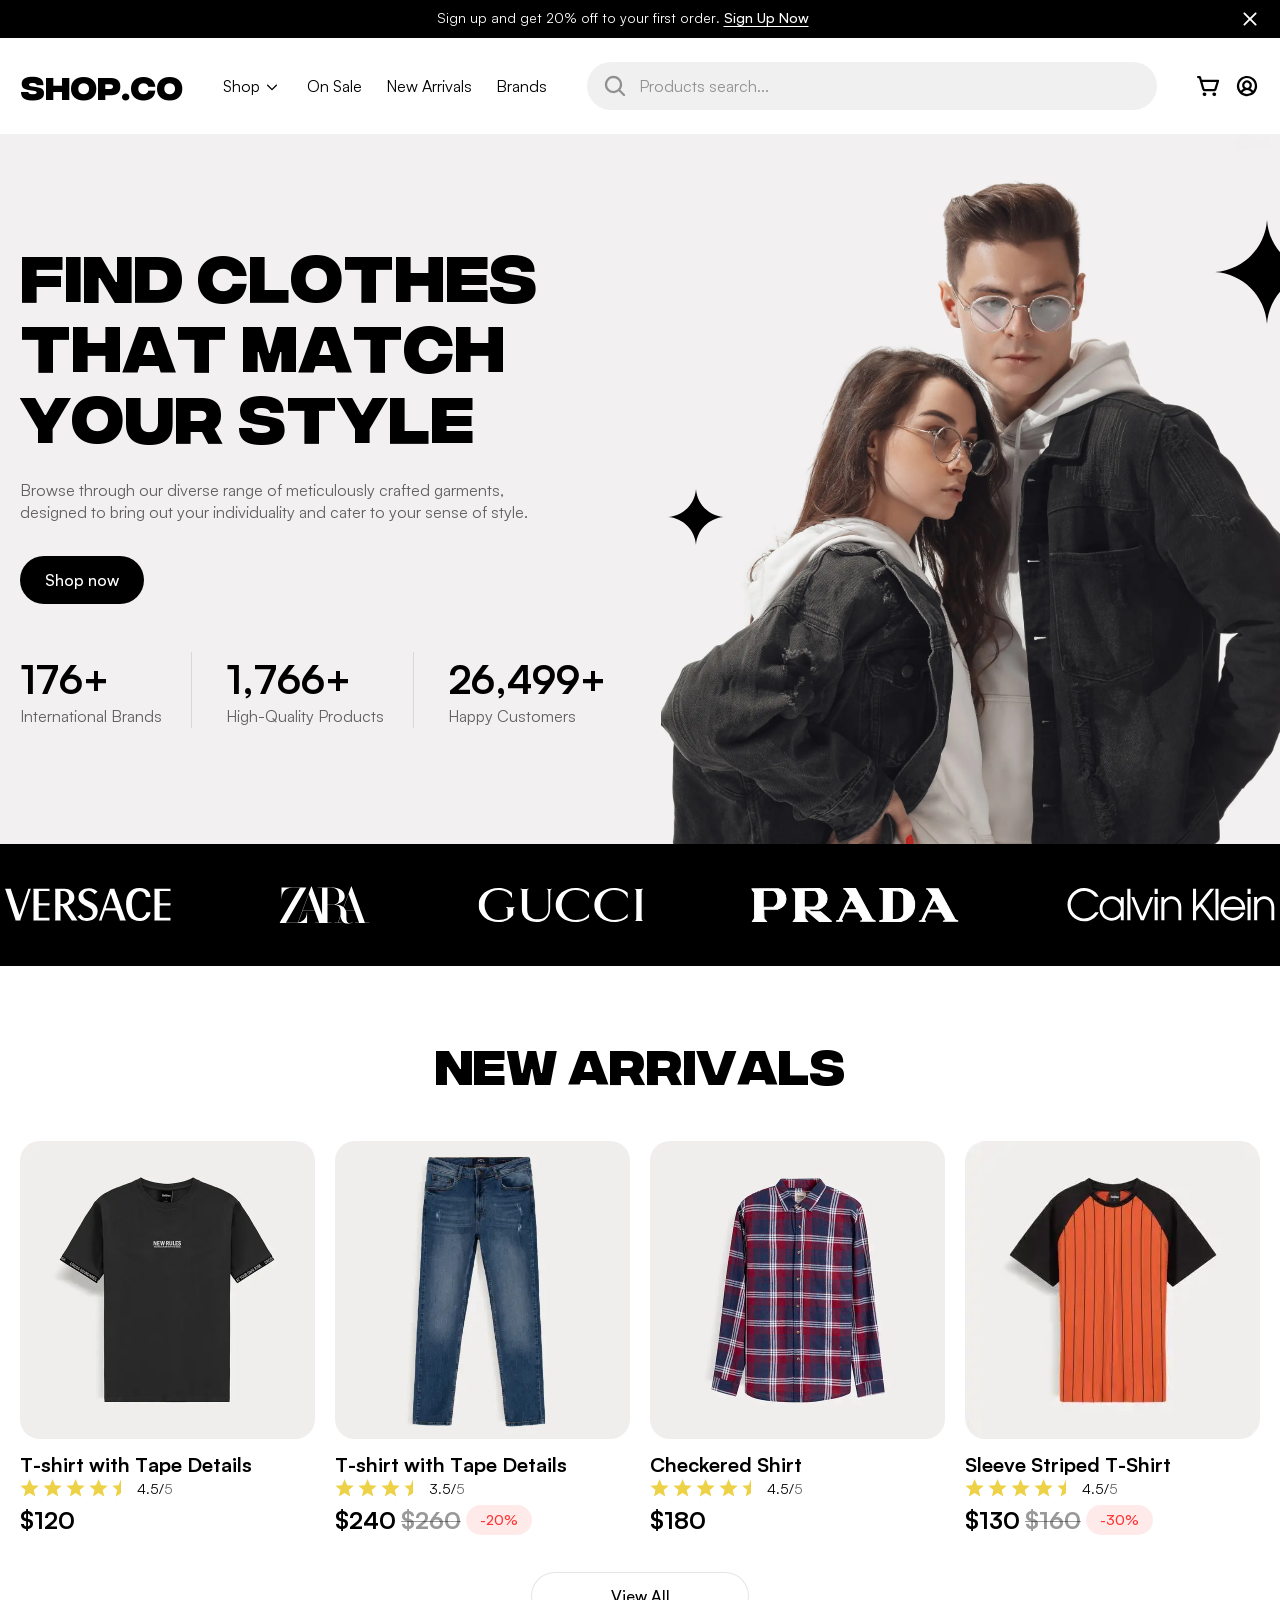
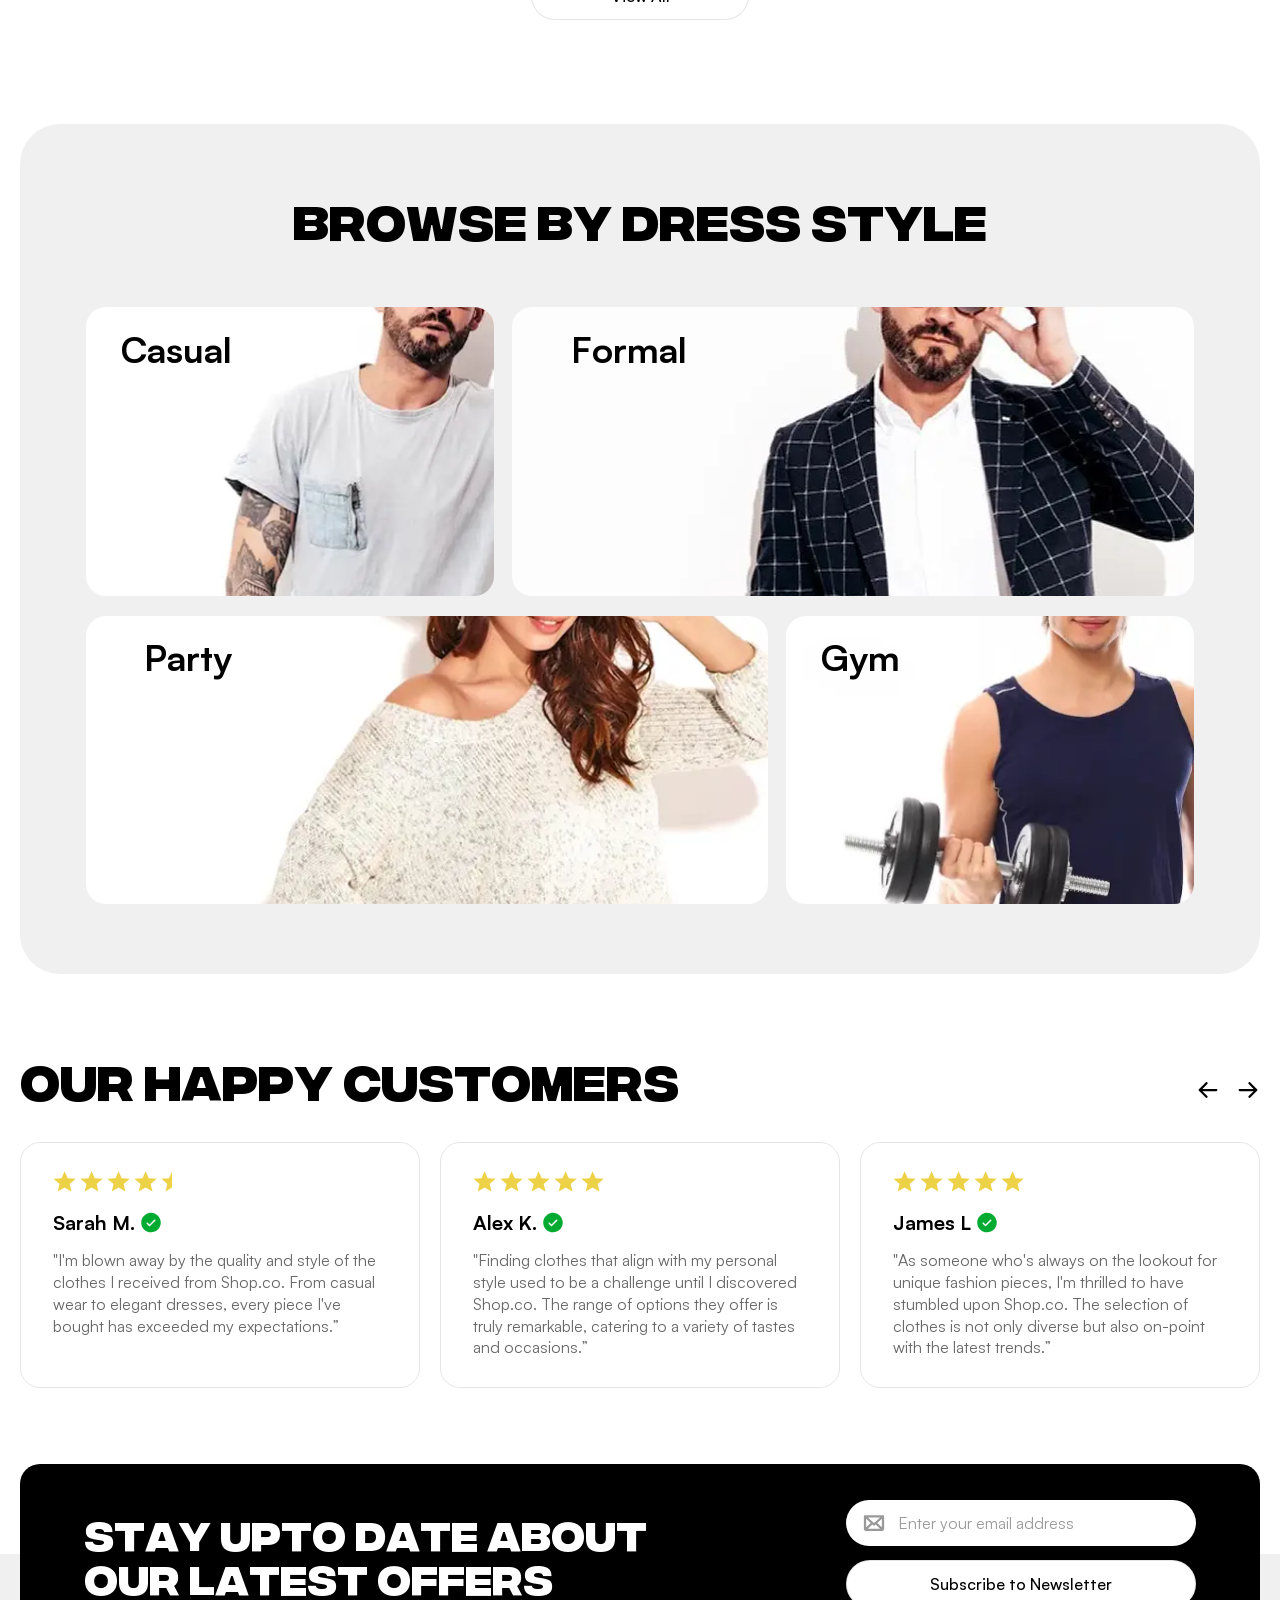
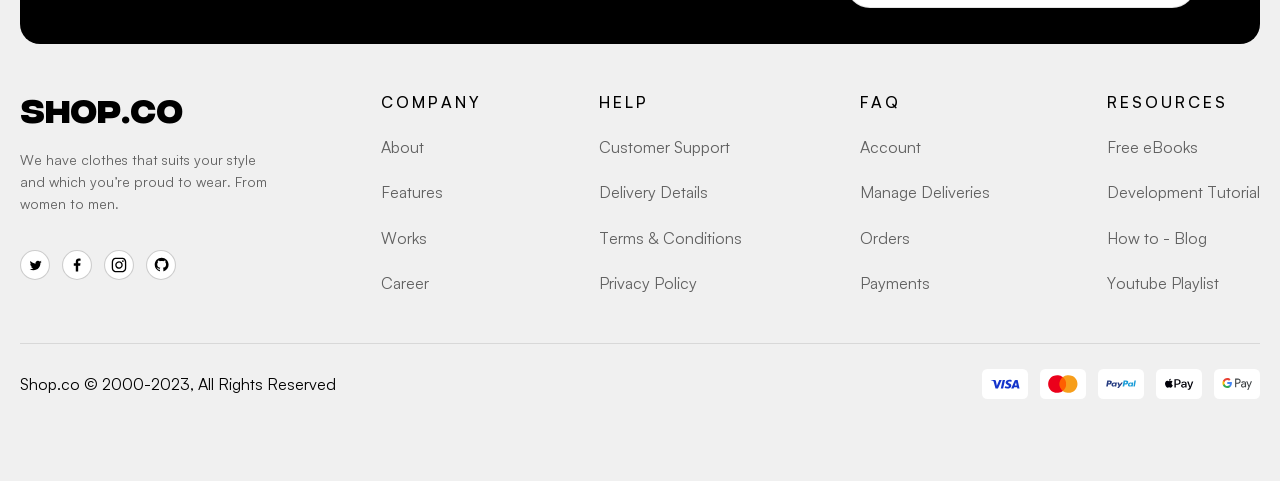
<file: home.html>
<!DOCTYPE html>
<html lang="en">

<head>
	<title>HomePage</title>
	<meta charset="UTF-8">
	<meta name="format-detection" content="telephone=no">
	<!-- <style>body{opacity: 0;}</style> -->
	<link rel="stylesheet" href="css/style.min.css?_v=20260623131259">
	<link rel="shortcut icon" href="favicon.ico">
	<!-- <meta name="robots" content="noindex, nofollow"> -->
	<meta name="viewport" content="width=device-width, initial-scale=1.0">
</head>

<body>
	<div class="wrapper">
		<div class="upper-header">
			<div class="upper-header__container">
				<div class="upper-header__text-buttons">
					<div class="upper-header__text-button">
						<span class="upper-header__text">Sign up and get 20% off to your first order.</span>
						<button data-popup="#popup-sign-up" type="button" class="upper-header__sign-up-button"> Sign Up
							Now</button>
					</div>
					<button type="button" class="upper-header__close-button" aria-label="Close">
						<svg class="icon" focusable="false" aria-hidden="true">
							<use xlink:href="img/icons/icons.svg#close"></use>
						</svg>
					</button>
				</div>
			</div>
		</div>
		<header class="header">
			<div class="header__container header__container--after">
				<div class="header__logo logo"><a href="#">SHOP.CO</a></div>
				<div class="header__menu menu">
					<button type="button" aria-label="Toggle menu" class="menu__icon icon-menu"><span></span></button>
					<nav class="menu__body">
						<ul class="menu__list">
							<li class="menu__item">
								<div data-spollers class="menu__spollers spollers">
									<details class="spollers__item spoller-hover">
										<summary data-spoller-close class="spollers__title spollers__title--mobile"><a href="#" class="spoller-link">Shop</a>
										</summary>
										<div class="spollers__body">
											<a href="#" class="spollers__body-link">
												<div class="spollers__body-text">
													<h2>Men's clothes</h2>
													<p>In attractive and spectacular colors and designs</p>
												</div>
											</a>
											<a href="#" class="spollers__body-link">
												<div class="spollers__body-text">
													<h2>Women's clothes</h2>
													<p>Ladies, your style and tastes are important to us</p>
												</div>
											</a>
											<a href="#" class="spollers__body-link">
												<div class="spollers__body-text">
													<h2>Kids' clothes</h2>
													<p>For all ages, with happy and beautiful colors</p>
												</div>
											</a>
											<a href="#" class="spollers__body-link">
												<div class="spollers__body-text">
													<h2>Bags and Shoes</h2>
													<p>Suitable for men, women and all tastes and styles</p>
												</div>
											</a>
										</div>
									</details>
								</div>
							</li>
							<li class="menu__item"><a href="#" class="menu__link">On Sale</a></li>
							<li class="menu__item"><a href="#" class="menu__link">New Arrivals</a></li>
							<li class="menu__item"><a href="#" class="menu__link">Brands</a></li>
						</ul>
					</nav>
				</div>
				<form action="#" class="header__search-form search-form">
					<input autocomplete="off" type="search" name="search" placeholder="Products search..." class="search-form__input  input search-form__input--placeholder">
					<button aria-label="Search" class="search-form__button">
						<svg class="icon" aria-hidden="true" focusable="false">
							<use xlink:href="img/icons/icons.svg#search"></use>
						</svg>
					</button>
				</form>
				<div class="header__action-buttons">
					<a href="#" aria-label="Go to Cart" data-tippy-content="Go to Cart" class="header__cart-link">
						<div class="header__cart-icon">
							<svg class="icon" aria-hidden="true" focusable="false">
								<use xlink:href="img/icons/icons.svg#cart"></use>
							</svg>
						</div>
						<span class="header__cart-link-counter">3</span>
					</a>
					<button aria-label="Sign In" data-popup="#popup-sign-in" data-tippy-content="Sign In" class="header__sign-in-button" type="button">
						<div class="header__sign-in-button-icon">
							<svg class="icon" aria-hidden="true" focusable="false">
								<use xlink:href="img/icons/icons.svg#sign-in"></use>
							</svg>
						</div>
					</button>
				</div>
			</div>
		</header>
		<div id="popup-sign-up" class="popup">
			<div class="popup__wrapper">
				<div class="popup__content">
					<div class="sign-up">
						<button data-close type="button" class="popup__close sign-up__close-icon"> </button>
						<div class="sign-up__title-block">
							<h1 class="sign-up__title">Sign up</h1>
						</div>
						<form class="sign-up__form" action="#" method="POST">
							<div class="sign-up__input-wrapper">
								<input required aria-label="Enter your full name" autocomplete="off" class="sign-up__name-input popup-input input" type="text" id="sign-up-username" name="sign-up-username" data-error="Error" placeholder="Your full name">
							</div>
							<div class="sign-up__input-wrapper">
								<input required aria-label="Enter you email" class="sign-up__email-input popup-input input" id="email-sign-up" autocomplete="on" type="email" name="email" data-error="error" placeholder="Your email">
							</div>
							<div class="sign-up__input-wrapper">
								<label class="sign-up__label" for="password-sign-up">Your password</label>
								<div class="sign-up__input-wrapper">
									<input id="password-sign-up" type="password" class="sign-up__password-input popup-input input">
									<button type="button" class="sign-up__show-password-button">
									</button>
								</div>
							</div>
							<div class="sign-up__input-wrapper">
								<label class="sign-up__label" for="confirm-password-sign-up">Confirm your password</label>
								<div class="sign-up__input-wrapper sign-up__input-wrapper--margin-bottom">
									<input id="confirm-password-sign-up" type="password" class="sign-up__confirm-password-input popup-input input">
									<button type="button" class="sign-up__show-confirm-password-button"></button>
								</div>
							</div>
							<div class="sign-up__form-buttons">
								<button class="sign-up__button button button--white">Sign
									up</button>
								<button data-popup="#popup-sign-in" type="button" class="sign-up__sign-in-button">Sign
									In</button>
							</div>
						</form>
					</div>
				</div>
			</div>
		</div>
		<div id="popup-sign-in" class="popup">
			<div class="popup__wrapper">
				<div class="popup__content">
					<div class="sign-in">
						<button data-close type="button" class="popup__close sign-in__close-icon"> </button>
						<div class="sign-in__title-block">
							<h1 class="sign-in__title">Sign in</h1>
						</div>
						<form class="sign-in__form" action="#" method="POST">
							<div class="sign-in__input-wrapper">
								<input required autocomplete="off" aria-label="Enter your full name" class="sign-in__name-input popup-input input" type="text" id="username" name="username" placeholder="Enter your full name">
							</div>
							<div class="sign-in__input-wrapper">
								<input required aria-label="Enter your email" class="sign-in__email-input popup-input input" id="email-sign-in" autocomplete="on" type="email" name="email" placeholder="Enter your email">
							</div>
							<div class="sign-in__form-buttons">
								<button class="sign-in__button button button--white">Sign in</button>
								<button data-popup="#popup-sign-up" type="button" class="sign-in__sign-up-button">Sign Up
									Now</button>
							</div>
						</form>
					</div>
				</div>
			</div>
		</div>
		<div id="filters-popup" class="popup popup--filters">
			<div class="popup__wrapper">
				<div class="popup__content">
					<button data-close type="button" class="popup__close  filters-popup-close-icon"> </button>
					<div class="filters-popup">
						<div class="filters-popup__spollers spollers">
							<div class="spollers__item">
								<div class="spollers__title spollers__title--popup">Filters</div>
								<div class="spollers__body">
									<form action="#" class="filters-popup__form">
										<div class="filters-popup__section filter">
											<div class="filter__body filter__body--padding-top">
												<nav class="filter__menu">
													<ul class="filter__menu-list">
														<li class="filter__list-item">
															<a href="#" class="filter__item-link">T-shirts</a>
														</li>
														<li class="filter__list-item">
															<a href="#" class="filter__item-link">Shorts</a>
														</li>
														<li class="filter__list-item">
															<a href="#" class="filter__item-link">Shirts</a>
														</li>
														<li class="filter__list-item">
															<a href="#" class="filter__item-link">Hoodie</a>
														</li>
														<li class="filter__list-item">
															<a href="#" class="filter__item-link">Jeans</a>
														</li>
													</ul>
												</nav>
											</div>
										</div>
										<div class="filters-popup__section filter">
											<div data-spollers class="filter__spollers spollers">
												<details class="spollers__item">
													<summary class="spollers__title">Price</summary>
													<div class="spollers__body">
														<div class="filter__body filter__body--padding-bottom">
															<div class="filter__price-range">
																<div id="range">
																</div>
															</div>
														</div>
													</div>
												</details>
											</div>
										</div>
										<div class="filters-popup__section filter">
											<div data-spollers class="filter__spollers spollers">
												<details class="spollers__item">
													<summary class="spollers__title">Colors</summary>
													<div class="spollers__body">
														<div class="filter__body">
															<div class="filter__color-items color-items color-items--border">
																<label class="color-items__item  color-items__item--green">
																	<input checked type="radio" class="color-items__input" name="product-color">
																</label>
																<label class="color-items__item color-items__item--red">
																	<input type="radio" class="color-items__input" name="product-color">
																</label>
																<label class="color-items__item color-items__item--yellow">
																	<input type="radio" class="color-items__input" name="product-color">
																</label>
																<label class="color-items__item color-items__item--orange">
																	<input type="radio" class="color-items__input" name="product-color">
																</label>
																<label class="color-items__item color-items__item--emerald">
																	<input type="radio" class="color-items__input" name="product-color">
																</label>
																<label class="color-items__item color-items__item--blue">
																	<input type="radio" class="color-items__input" name="product-color">
																</label>
																<label class="color-items__item color-items__item--purple">
																	<input type="radio" class="color-items__input" name="product-color">
																</label>
																<label class="color-items__item color-items__item--pink">
																	<input type="radio" class="color-items__input" name="product-color">
																</label>
																<label class="color-items__item color-items__item--white">
																	<input type="radio" class="color-items__input" name="product-color">
																</label>
																<label class="color-items__item color-items__item--black">
																	<input type="radio" class="color-items__input" name="product-color">
																</label>
															</div>
														</div>
													</div>
												</details>
											</div>
										</div>
										<div class="filters-popup__section filter">
											<div data-spollers class="filter__spollers spollers">
												<details class="spollers__item">
													<summary class="spollers__title">Sizes</summary>
													<div class="spollers__body">
														<div class="filter__body">
															<div class="filter__size-items size-items size-items--small">
																<label class="size-items__item"> XX-Small
																	<input type="radio" value="xx-small" class="size-items__input" name="product-size">
																</label>
																<label class="size-items__item"> X-Small
																	<input type="radio" value="x-small" class="size-items__input" name="product-size">
																</label>
																<label class="size-items__item">Small
																	<input type="radio" value="small" class="size-items__input" name="product-size">
																</label>
																<label class="size-items__item">Medium
																	<input type="radio" value="medium" class="size-items__input" name="product-size">
																</label>
																<label class="size-items__item">Large
																	<input checked type="radio" value="large" class="size-items__input" name="product-size">
																</label>
																<label class="size-items__item">X-Large
																	<input type="radio" value="x-large" class="size-items__input" name="product-size">
																</label>
																<label class="size-items__item">XX-Large
																	<input type="radio" value="xx-large" class="size-items__input" name="product-size">
																</label>
																<label class="size-items__item">3X-Large
																	<input type="radio" value="3x-large" class="size-items__input" name="product-size">
																</label>
																<label class="size-items__item">4X-Large
																	<input type="radio" value="4x-large" class="size-items__input" name="product-size">
																</label>
															</div>
														</div>
													</div>
												</details>
											</div>
										</div>
										<div class="filters-popup__section filter">
											<div data-spollers class="filter__spollers spollers">
												<details class="spollers__item">
													<summary class="spollers__title">Dress Style</summary>
													<div class="spollers__body">
														<div class="filter__body">
															<nav class="filter__menu">
																<ul class="filter__menu-list">
																	<li class="filter__list-item">
																		<a href="#" class="filter__item-link">Casual</a>
																	</li>
																	<li class="filter__list-item">
																		<a href="#" class="filter__item-link">
																			Formal</a>
																	</li>
																	<li class="filter__list-item">
																		<a href="#" class="filter__item-link">Party</a>
																	</li>
																	<li class="filter__list-item">
																		<a href="#" class="filter__item-link">Gym</a>
																	</li>
																</ul>
															</nav>
														</div>
													</div>
												</details>
											</div>
										</div>
										<button class="filters-popup__form-button button button--fw">Apply Filter</button>
									</form>
								</div>
							</div>
						</div>
					</div>
				</div>
			</div>
		</div>
		<main class="page">
			<section class="page__find find">
				<div class="find__container">
					<div class="find__content">
						<div class="find__body">
							<div class="find__body-title-text-button">
								<h1 class="find__body-title title title--big">FIND CLOTHES THAT MATCH YOUR STYLE</h1>
								<div class="find__body-text">
									<p>
										Browse through our diverse range of meticulously crafted
										garments, designed to bring out your individuality and cater to your sense of
										style.
									</p>
								</div>
								<a href="#" class="find__body-button button">Shop now</a>
							</div>
							<div data-watch data-watch-once class="find__body-counters">
								<div class="find__body-counter-wrapper">
									<div class="find__body-counter-plus">
										<div data-digits-counter data-digits-counter-speed="2000" data-digits-counter-format="," class="find__body-counter">200
										</div><span>+</span>
									</div>
									<div class="find__body-counter-object">International Brands</div>
								</div>
								<div class="find__body-counter-wrapper">
									<div class="find__body-counter-plus">
										<div data-digits-counter data-digits-counter-speed="2000" data-digits-counter-format="," class="find__body-counter">
											2000</div><span>+</span>
									</div>
									<div class="find__body-counter-object">High-Quality Products</div>
								</div>
								<div class="find__body-counter-wrapper">
									<div class="find__body-counter-plus">
										<div data-digits-counter data-digits-counter-speed="2000" data-digits-counter-format="," class="find__body-counter">
											30000</div><span>+</span>
									</div>
									<div class="find__body-counter-object">Happy Customers</div>
								</div>
							</div>
						</div>
						<div class="find__content-image">
							<img src="img/find/image_01.webp" alt="Image">
							<svg class="find__svg-star" xmlns="http://www.w3.org/2000/svg" width="104" height="104" viewBox="0 0 104 104" fill="none" aria-hidden="true">
								<path d="M52 0C53.7654 27.955 76.0448 50.2347 104 52C76.0448 53.7654 53.7654 76.0448 52 104C50.2347 76.0448 27.955 53.7654 0 52C27.955 50.2347 50.2347 27.955 52 0Z" fill="black" />
							</svg>
							<svg class="find__svg-star-small" xmlns="http://www.w3.org/2000/svg" width="56" height="56" viewBox="0 0 56 56" fill="none" aria-hidden="true">
								<path d="M28 0C28.9506 15.0527 40.9472 27.0495 56 28C40.9472 28.9506 28.9506 40.9472 28 56C27.0495 40.9472 15.0527 28.9506 0 28C15.0527 27.0495 27.0495 15.0527 28 0Z" fill="black" />
							</svg>
						</div>
					</div>
				</div>
				<div class="find__brands">
					<div class="find__brands-container">
						<div class="find__brands-icon">
							<img src="img/icons/versace.svg" class="icon" alt="Image">
						</div>
						<div class="find__brands-icon find__brands-icon--width-min ">
							<img src="img/icons/zara.svg" class="icon" alt="Image">
						</div>
						<div class="find__brands-icon">
							<img src="img/icons/gucci.svg" class="icon" alt="Image">
						</div>
						<div class="find__brands-icon find__brands-icon--width">
							<img src="img/icons/prada.svg" class="icon" alt="Image">
						</div>
						<div class="find__brands-icon find__brands-icon--width">
							<img src="img/icons/calvin.svg" class="icon" alt="Image">
						</div>
					</div>
				</div>
			</section>
			<section class="page__arrivals arrivals">
				<div class="arrivals__container">
					<h2 class="arrivals__title title title--center">NEW ARRIVALS</h2>
					<div class="arrivals__product-items items-product">
						<article class="item-product">
							<a href="product.html" class="item-product__picture-link">
								<img src="img/items/01.webp" class="item-product__image" loading="lazy" alt="Image">
							</a>
							<div class="item-product__body body-item-product">
								<h3 class="body-item-product__title">
									<a href="product.html" class="body-item-product__link-title">T-shirt with Tape
										Details
									</a>
								</h3>
								<div class="body-item-product__rating-wrapper rating-wrapper">
									<div class="rating-wrapper__rating rating" data-rating data-rating-value="4.5">
									</div>
									<div class="rating-value">4.5/<span>5</span></div>
								</div>
								<span class="body-item-product__price">$120</span>
							</div>
						</article>
						<article class="item-product">
							<a href="product.html" class="item-product__picture-link">
								<img src="img/items/02.webp" class="item-product__image" loading="lazy" alt="Image"></a>
							<div class="item-product__body body-item-product">
								<h3 class="body-item-product__title">
									<a href="product.html" class="body-item-product__link-title">T-shirt with Tape
										Details</a>
								</h3>
								<div class="rating-wrapper">
									<div class="rating" data-rating data-rating-value="3.5">
									</div>
									<div class="rating-value">3.5/<span>5</span></div>
								</div>
								<div class="body-item-product__price-discount">
									<span class="body-item-product__price">$240</span>
									<span class="body-item-product__price-discounted">$260</span>
									<span class="body-item-product__percent-label">-20%</span>
								</div>
							</div>
						</article>
						<article class="item-product">
							<a href="product.html" class="item-product__picture-link">
								<img src="img/items/03.webp" class="item-product__image" loading="lazy" alt="Image">
							</a>
							<div class="item-product__body body-item-product">
								<h3 class="body-item-product__title">
									<a href="product.html" class="body-item-product__link-title">Checkered Shirt
									</a>
								</h3>
								<div class="body-item-product__rating-wrapper rating-wrapper">
									<div class="rating-wrapper__rating rating" data-rating data-rating-value="4.5">
									</div>
									<div class="rating-value">4.5/<span>5</span></div>
								</div>
								<span class="body-item-product__price">$180</span>
							</div>
						</article>
						<article class="item-product">
							<a href="product.html" class="item-product__picture-link">
								<img src="img/items/04.webp" class="item-product__image" loading="lazy" alt="Image"></a>
							<div class="item-product__body body-item-product">
								<h3 class="body-item-product__title">
									<a href="product.html" class="body-item-product__link-title">Sleeve Striped
										T-Shirt</a>
								</h3>
								<div class="rating-wrapper">
									<div class="rating" data-rating data-rating-value="4.5">
									</div>
									<div class="rating-value">4.5/<span>5</span></div>
								</div>
								<div class="body-item-product__price-discount">
									<span class="body-item-product__price">$130</span>
									<span class="body-item-product__price-discounted">$160</span>
									<span class="body-item-product__percent-label">-30%</span>
								</div>
							</div>
						</article>
					</div>
					<div class="arrivals__button-wrapper">
						<button type="button" class="arrivals__button button button--white">View All
						</button>
					</div>
				</div>
			</section>
			<section class="page__style style">
				<div class="style__container">
					<div class="style__content">
						<h2 class="style__title title title--center">BROWSE BY dress STYLE</h2>
						<div class="style__link-cards">

							<a href="#" class="style__link-card">
								<img src="img/style/01.webp" loading="lazy" alt="Image">
								<div class="style__link-card-title">Casual</div>
							</a>
							<a href="#" class="style__link-card style__link-card--big">
								<img src="img/style/02.webp" loading="lazy" alt="Image">
								<div class="style__link-card-title">Formal</div>
							</a>
							<a href="#" class="style__link-card style__link-card--big">
								<img src="img/style/03.webp" loading="lazy" alt="Image">
								<div class="style__link-card-title">Party</div>
							</a>
							<a href="#" class="style__link-card">
								<img src="img/style/04.webp" loading="lazy" alt="Image">
								<div class="style__link-card-title">Gym</div>
							</a>
						</div>
					</div>
				</div>
			</section>
			<section class="page__customers customers">
				<div class="customers__container">
					<div class="customers__title-arrows">
						<h2 class="customers__title title">OUR HAPPY CUSTOMERS</h2>
						<div class="customers__slide-buttons">
							<button type="button" class="customers__slide-button-prev" aria-label="Previous slide">
								<span class="customers__slide-button-icon">
									<svg class="icon" aria-hidden="true" focusable="false">
										<use xlink:href="img/icons/icons.svg#arrow-left"></use>
									</svg>
								</span>
							</button>
							<button type="button" class="customers__slide-button-next" aria-label="Next slide">
								<span class="customers__slide-button-icon">
									<svg class="icon" aria-hidden="true" focusable="false">
										<use xlink:href="img/icons/icons.svg#arrow-right"></use>
									</svg>
								</span>
							</button>
						</div>
					</div>
					<div class="customers__slider swiper">
						<div class="customers__slider-blur-left"></div>
						<div class="customers__swiper-wrapper swiper-wrapper">
							<div class="customers__slide swiper-slide">

								<div class="customers__slide-content review-card">
									<div class="review-card__rating rating" data-rating data-rating-value="4.5"></div>
									<div class="review-card__name">Sarah M.</div>
									<div class="review-card__text">
										<blockquote>"I'm blown away by the quality and style of the clothes I
											received
											from Shop.co. From casual wear to elegant dresses, every piece I've
											bought
											has exceeded my expectations.”
										</blockquote>
									</div>
								</div>

							</div>
							<div class="customers__slide swiper-slide">
								<div class="customers__slide-content review-card">
									<div class="review-card__rating rating" data-rating data-rating-value="5"></div>
									<div class="review-card__name">Alex K.</div>
									<div class="review-card__text">
										<blockquote>"Finding clothes that align with my personal style used to be a
											challenge until I discovered Shop.co. The range of options they offer is
											truly remarkable, catering to a variety of tastes and occasions.”
										</blockquote>
									</div>
								</div>
							</div>
							<div class="customers__slide swiper-slide">
								<div class="customers__slide-content review-card">
									<div class="review-card__rating rating" data-rating data-rating-value="5"></div>
									<div class="review-card__name">James L</div>
									<div class="review-card__text">
										<blockquote>"As someone who's always on the lookout for unique fashion
											pieces, I'm thrilled to have stumbled upon Shop.co. The selection of
											clothes is not only diverse but also on-point with the latest trends.”
										</blockquote>
									</div>
								</div>
							</div>
							<div class="customers__slide swiper-slide">
								<div class="customers__slide-content review-card">
									<div class="review-card__rating rating" data-rating data-rating-value="5"></div>
									<div class="review-card__name">Alex K.</div>
									<div class="review-card__text">
										<blockquote>"Finding clothes that align with my personal style used to be a
											challenge until I discovered Shop.co. The range of options they offer is
											truly remarkable, catering to a variety of tastes and occasions.”
										</blockquote>
									</div>
								</div>
							</div>
							<div class="customers__slide swiper-slide">
								<div class="customers__slide-content review-card">
									<div class="review-card__rating rating" data-rating data-rating-value="5"></div>
									<div class="review-card__name">James L</div>
									<div class="review-card__text">
										<blockquote>"As someone who's always on the lookout for unique fashion
											pieces, I'm thrilled to have stumbled upon Shop.co. The selection of
											clothes is not only diverse but also on-point with the latest trends.”
										</blockquote>
									</div>
								</div>
							</div>
							<div class="customers__slide swiper-slide">
								<div class="customers__slide-content review-card">
									<div class="review-card__rating rating" data-rating data-rating-value="5"></div>
									<div class="review-card__name">James L</div>
									<div class="review-card__text">
										<blockquote>"As someone who's always on the lookout for unique fashion
											pieces, I'm thrilled to have stumbled upon Shop.co. The selection of
											clothes is not only diverse but also on-point with the latest trends.”
										</blockquote>
									</div>
								</div>
							</div>
						</div>
						<div class="customers__slider-blur-right"></div>
					</div>
				</div>
			</section>
		</main>
		<footer class="footer">
			<div class="footer__container">
				<div class=" footer__subscription subscription">
					<h2 class="subscription__title title title--white">STAY UPTO DATE ABOUT OUR
						LATEST OFFERS
					</h2>
					<form action="#" class="subscription__form">
						<input required autocomplete="on" type="email" name="form[]" placeholder="Enter your email address" class="subscription__input input">
						<button class="subscription__button button button--white button--fw">Subscribe to
							Newsletter
						</button>
					</form>
				</div>
				<div class="footer__body">
					<div class="footer__logo-text-social">
						<div class="footer__logo logo">
							<a href="#">SHOP.CO</a>
						</div>
						<div class="footer__text">
							<p>We have clothes that suits your style and which you’re proud to wear. From women to men.</p>
						</div>
						<div class="footer__social">
							<a href="#" aria-label="Twitter Share" data-tippy-content="Twitter" class="footer__social-icon">
								<img class="icon" src="img/icons/twitter.svg" alt="Image">
							</a>
							<a href="#" aria-label="Instagram Share" data-tippy-content="Instagram" class="footer__social-icon">
								<img class="icon" src="img/icons/fb.svg" alt="Image">
							</a>
							<a href="#" aria-label="Facebook Share" data-tippy-content="Facebook" class="footer__social-icon">
								<img class="icon" src="img/icons/inst.svg" alt="Image">
							</a>
							<a href="#" aria-label="Github Share" data-tippy-content="Github" class="footer__social-icon">
								<img class="icon" src="img/icons/git.svg" alt="Image">
							</a>
						</div>
					</div>
					<div class="footer__columns">
						<div class="footer__column">
							<h2 class="footer__column-title">Company</h2>
							<ul class="footer__column-list">
								<li><a href="#">About</a></li>
								<li><a href="#">Features</a></li>
								<li><a href="#">Works</a></li>
								<li><a href="#">Career</a></li>
							</ul>
						</div>
						<div class="footer__column">
							<h2 class="footer__column-title">Help</h2>
							<ul class="footer__column-list">
								<li><a href="#">Customer Support</a></li>
								<li><a href="#">Delivery Details</a></li>
								<li><a href="#">Terms & Conditions</a></li>
								<li><a href="#">Privacy Policy</a></li>
							</ul>
						</div>
						<div class="footer__column">
							<h2 class="footer__column-title">FAQ</h2>
							<ul class="footer__column-list">
								<li><a href="#">Account</a></li>
								<li><a href="#">Manage Deliveries</a></li>
								<li><a href="#">Orders</a></li>
								<li><a href="#">Payments</a></li>
							</ul>
						</div>
						<div class="footer__column">
							<h2 class="footer__column-title">Resources</h2>
							<ul class="footer__column-list">
								<li><a href="#">Free eBooks</a></li>
								<li><a href="#">Development Tutorial</a></li>
								<li><a href="#">How to - Blog</a></li>
								<li><a href="#">Youtube Playlist</a></li>
							</ul>
						</div>
					</div>
				</div>

				<div class="footer__copyright-payment">
					<div class="footer__copyright">
						Shop.co © 2000-2023, All Rights Reserved
					</div>
					<div class="footer__payment">
						<ul class="footer__payment-list">
							<li class="footer__payment-items">
								<div class="footer__payment-icon">
									<img src="img/icons/Visa1.svg" alt="Image">
								</div>
							</li>
							<li class="footer__payment-items">
								<div class="footer__payment-icon">
									<img src="img/icons/Mastercard1.svg" alt="Image">
								</div>
							</li>
							<li class="footer__payment-items">
								<div class="footer__payment-icon">
									<img src="img/icons/Paypal1.svg" alt="Image">
								</div>
							</li>

							<li class="footer__payment-items">
								<div class="footer__payment-icon">
									<img src="img/icons/ApplePay1.svg" alt="Image">
								</div>
							</li>
							<li class="footer__payment-items">
								<div class="footer__payment-icon">
									<img src="img/icons/GPay1.svg" alt="Image">
								</div>
							</li>

						</ul>
					</div>
				</div>
			</div>
		</footer>
	</div>
	<script src="js/app.min.js?_v=20260623131259"></script>
</body>

</html>
</file>
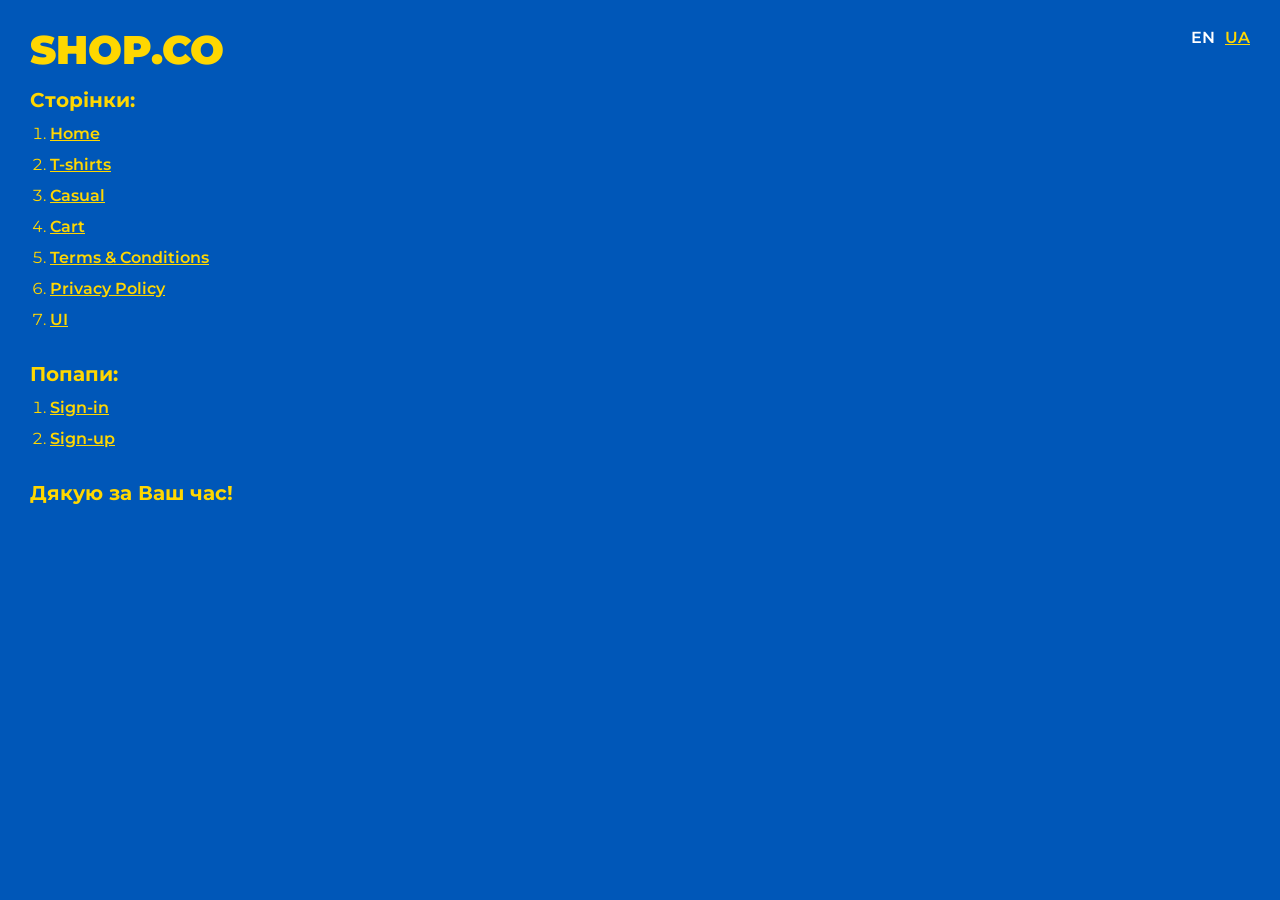
<file: index-ua.html>
<!DOCTYPE html>
<html>

<head>
	<meta charset="UTF-8">
	<meta name="viewport" content="width=device-width, initial-scale=1.0">
	<title>SHOP.CO</title>
</head>

<body>
	<div class="rootpage">
		<h1>SHOP.CO</h1>
		<h2>Сторінки:</h2>
		<ol class="rootpage__list">
			<li><a target="_blank" href="home.html">Home</a></li>
			<li><a target="_blank" href="t-shirts.html">T-shirts</a></li>
			<li><a target="_blank" href="casual.html">Casual</a></li>
			<li><a target="_blank" href="cart.html">Cart</a></li>
			<li><a target="_blank" href="terms-and-conditions.html">Terms & Conditions</a></li>
			<li><a target="_blank" href="privacy-policy.html">Privacy Policy</a></li>
			<li><a target="_blank" href="UI.html">UI</a></li>
		</ol>
		<h2>Попапи:</h2>
		<ol class="rootpage__list">
			<li><a target="_blank" href="home.html#popup-sign-in">Sign-in</a></li>
			<li><a target="_blank" href="home.html#popup-sign-up">Sign-up</a></li>
		</ol>
		<div class="rootpage__tnx">
			<h2>Дякую за Ваш час!</h2>
		</div>
		<div class="rootpage__lang-switcher lang-switcher">
			<a href="index.html">EN</a>
			<span class="active-lang">UA</span>
		</div>
	</div>
</body>
<style>
	@charset "UTF-8";
	@import url("https://fonts.googleapis.com/css?family=Montserrat:regular,600,700,900&display=swap");

	*,
	*::before,
	*::after {
		padding: 0px;
		margin: 0px;
		border: 0px;
		box-sizing: border-box;
	}

	html,
	body {
		height: 100%;
		margin: 0;
		padding: 0;
		min-width: 320px;
		width: 100%;
		background-color: #0057b8;

	}

	body {
		font-family: "Montserrat";
		font-size: 100%;
		line-height: 1;
		font-size: 1rem;
		color: #ffd700;
	}

	a {
		color: #ffd700;
		font-weight: 600;
		text-decoration: underline;
	}

	a:visited {
		text-decoration: underline;
		color: #b8b7b4;
	}

	a:hover {
		text-decoration: none;
	}

	ul li {
		list-style: none;
	}

	img {
		vertical-align: top;
	}

	.wrapper {
		width: 100%;
		min-height: 100%;
		overflow: hidden;
	}

	.rootpage {
		padding: 30px;
		display: flex;
		flex-direction: column;
		align-items: flex-start;
	}

	@media (max-width: 767px) {
		.rootpage {
			padding: 30px 15px;
		}
	}

	h1 {
		font-size: 2.5rem;
		font-weight: 900;
		margin: 0px 0px 1.25rem 0px;
	}

	@media (max-width: 767px) {
		h1 {
			font-size: 1.85rem;
			margin: 0px 0px 1.25rem 0px;
		}
	}

	h2 {
		font-size: 1.25rem;
		margin: 0px 0px 1rem 0px;
	}

	@media (max-width: 767px) {
		h2 {
			font-size: 1.125rem;
			margin: 0px 0px 1rem 0px;
		}
	}

	.rootpage__list {
		margin: 0px 0px 2.25rem 1.25rem;
	}

	.rootpage__list li:not(:last-child) {
		margin: 0px 0px 15px 0px;
	}

	.lang-switcher {
		position: absolute;
		top: 30px;
		right: 30px;
		display: flex;
		gap: 10px;
		font-size: 1rem;
	}

	@media (max-width: 490px) {
		.lang-switcher {
			right: 15px;
		}
	}

	.lang-switcher a {
		color: #fff;
		text-decoration: none;
	}

	.lang-switcher a:hover {
		text-decoration: underline;
	}

	.active-lang {
		font-weight: 600;
		text-decoration: underline;
	}
</style>

</html>
</file>
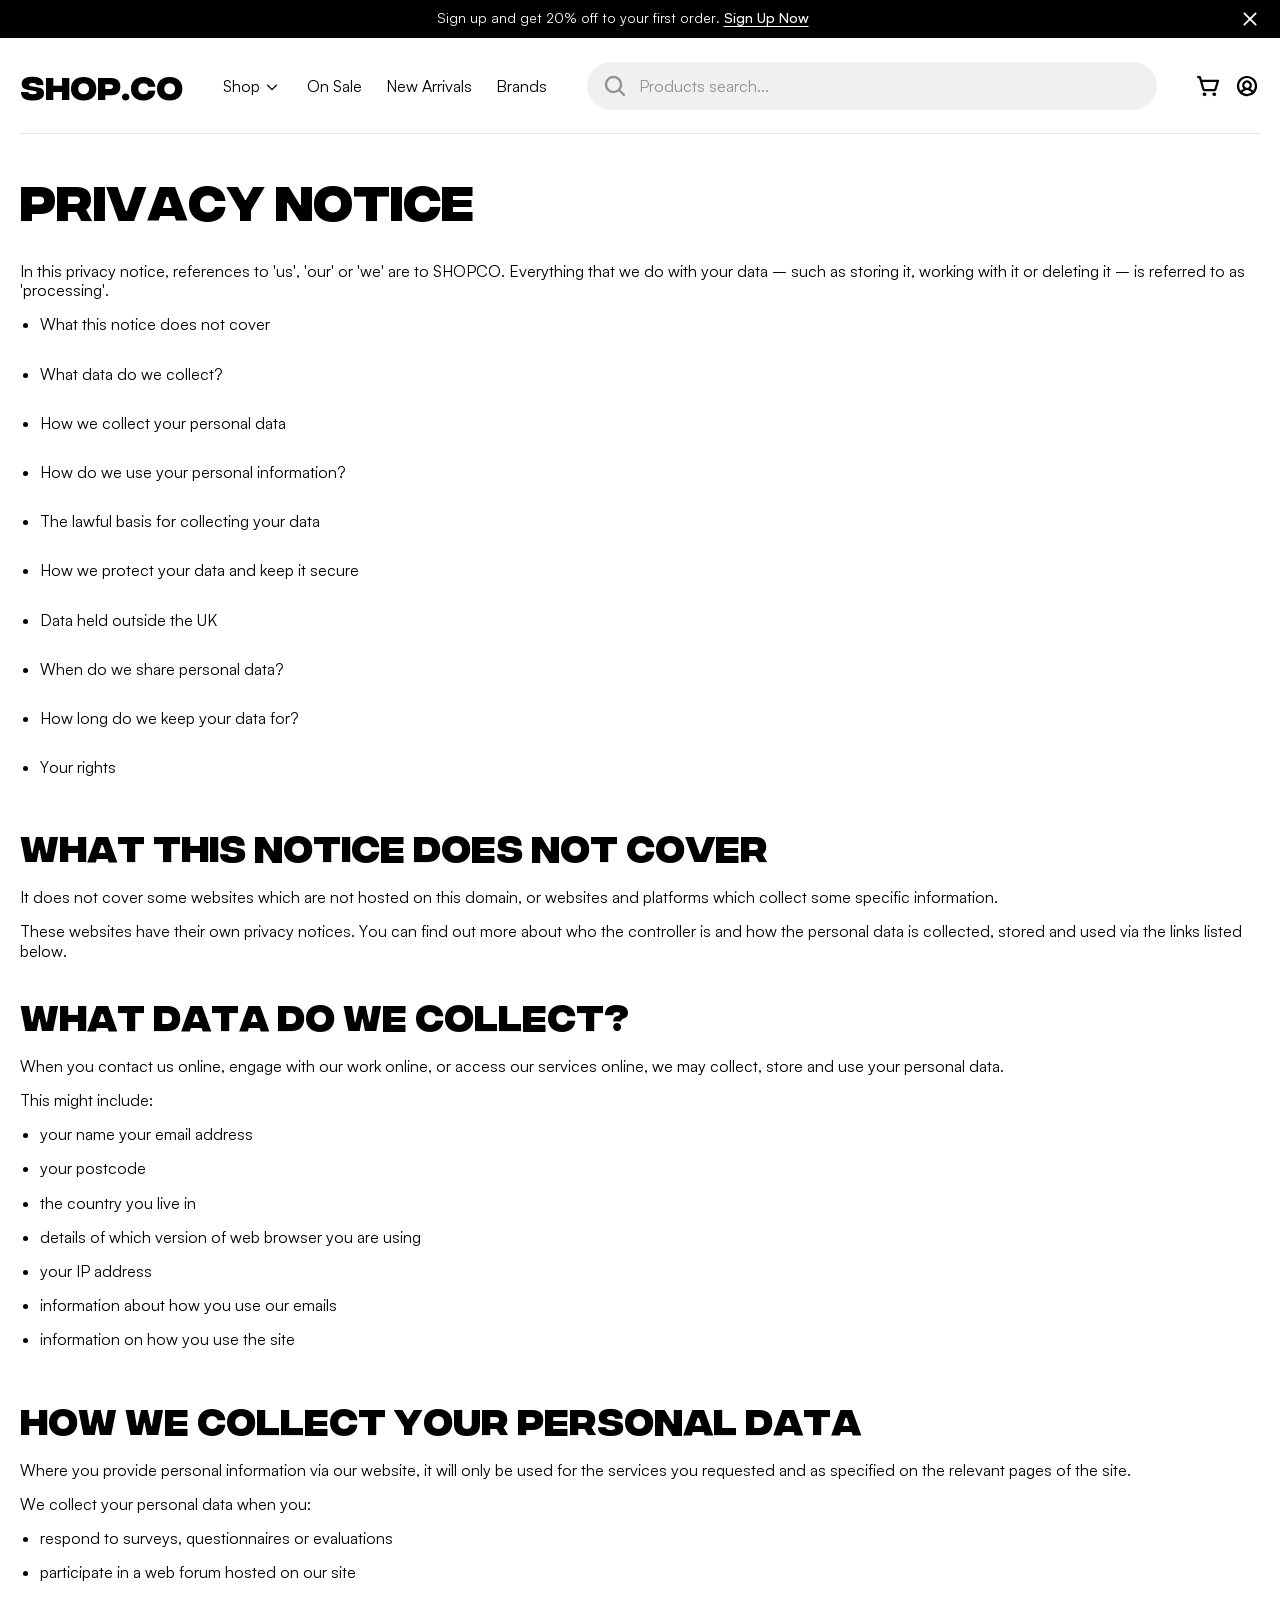
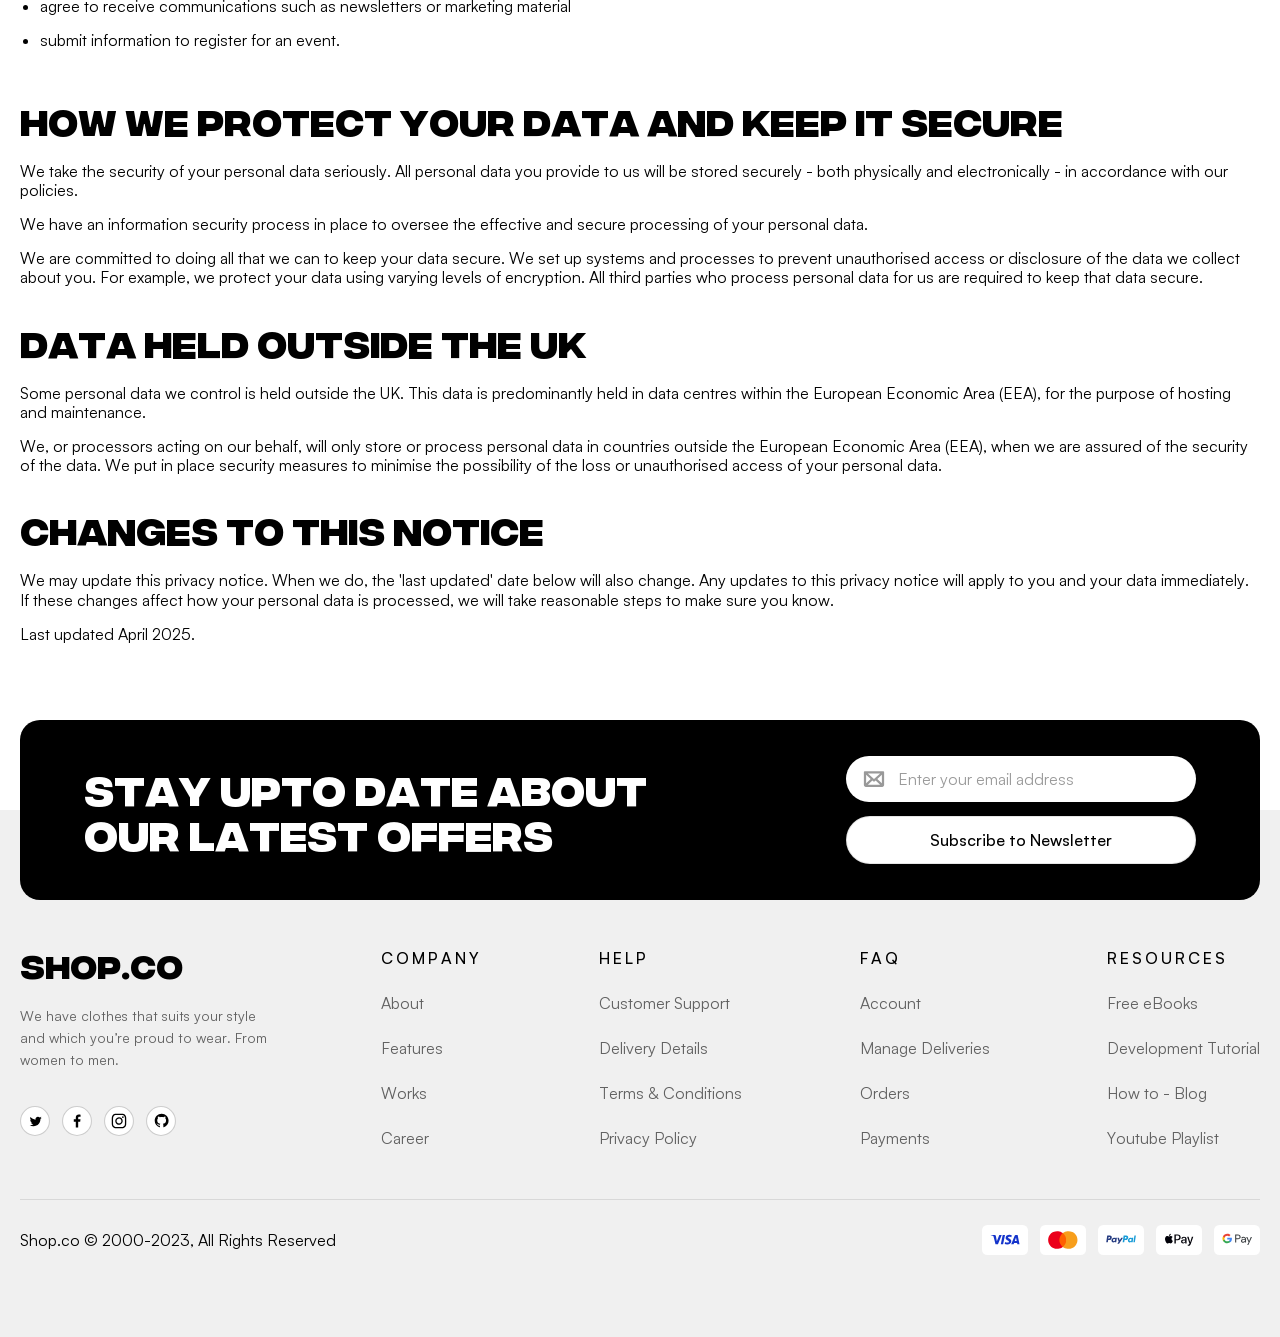
<file: privacy-policy.html>
<!DOCTYPE html>
<html lang="en">

<head>
	<title>Privacy Policy</title>
	<meta charset="UTF-8">
	<meta name="format-detection" content="telephone=no">
	<!-- <style>body{opacity: 0;}</style> -->
	<link rel="stylesheet" href="css/style.min.css?_v=20260623131259">
	<link rel="shortcut icon" href="favicon.ico">
	<!-- <meta name="robots" content="noindex, nofollow"> -->
	<meta name="viewport" content="width=device-width, initial-scale=1.0">
</head>

<body>
	<div class="wrapper">
		<div class="upper-header">
			<div class="upper-header__container">
				<div class="upper-header__text-buttons">
					<div class="upper-header__text-button">
						<span class="upper-header__text">Sign up and get 20% off to your first order.</span>
						<button data-popup="#popup-sign-up" type="button" class="upper-header__sign-up-button"> Sign Up
							Now</button>
					</div>
					<button type="button" class="upper-header__close-button" aria-label="Close">
						<svg class="icon" focusable="false" aria-hidden="true">
							<use xlink:href="img/icons/icons.svg#close"></use>
						</svg>
					</button>
				</div>
			</div>
		</div>
		<header class="header">
			<div class="header__container undefined">
				<div class="header__logo logo"><a href="#">SHOP.CO</a></div>
				<div class="header__menu menu">
					<button type="button" aria-label="Toggle menu" class="menu__icon icon-menu"><span></span></button>
					<nav class="menu__body">
						<ul class="menu__list">
							<li class="menu__item">
								<div data-spollers class="menu__spollers spollers">
									<details class="spollers__item spoller-hover">
										<summary data-spoller-close class="spollers__title spollers__title--mobile"><a href="#" class="spoller-link">Shop</a>
										</summary>
										<div class="spollers__body">
											<a href="#" class="spollers__body-link">
												<div class="spollers__body-text">
													<h2>Men's clothes</h2>
													<p>In attractive and spectacular colors and designs</p>
												</div>
											</a>
											<a href="#" class="spollers__body-link">
												<div class="spollers__body-text">
													<h2>Women's clothes</h2>
													<p>Ladies, your style and tastes are important to us</p>
												</div>
											</a>
											<a href="#" class="spollers__body-link">
												<div class="spollers__body-text">
													<h2>Kids' clothes</h2>
													<p>For all ages, with happy and beautiful colors</p>
												</div>
											</a>
											<a href="#" class="spollers__body-link">
												<div class="spollers__body-text">
													<h2>Bags and Shoes</h2>
													<p>Suitable for men, women and all tastes and styles</p>
												</div>
											</a>
										</div>
									</details>
								</div>
							</li>
							<li class="menu__item"><a href="#" class="menu__link">On Sale</a></li>
							<li class="menu__item"><a href="#" class="menu__link">New Arrivals</a></li>
							<li class="menu__item"><a href="#" class="menu__link">Brands</a></li>
						</ul>
					</nav>
				</div>
				<form action="#" class="header__search-form search-form">
					<input autocomplete="off" type="search" name="search" placeholder="Products search..." class="search-form__input  input search-form__input--placeholder">
					<button aria-label="Search" class="search-form__button">
						<svg class="icon" aria-hidden="true" focusable="false">
							<use xlink:href="img/icons/icons.svg#search"></use>
						</svg>
					</button>
				</form>
				<div class="header__action-buttons">
					<a href="#" aria-label="Go to Cart" data-tippy-content="Go to Cart" class="header__cart-link">
						<div class="header__cart-icon">
							<svg class="icon" aria-hidden="true" focusable="false">
								<use xlink:href="img/icons/icons.svg#cart"></use>
							</svg>
						</div>
						<span class="header__cart-link-counter">3</span>
					</a>
					<button aria-label="Sign In" data-popup="#popup-sign-in" data-tippy-content="Sign In" class="header__sign-in-button" type="button">
						<div class="header__sign-in-button-icon">
							<svg class="icon" aria-hidden="true" focusable="false">
								<use xlink:href="img/icons/icons.svg#sign-in"></use>
							</svg>
						</div>
					</button>
				</div>
			</div>
		</header>
		<div id="popup-sign-up" class="popup">
			<div class="popup__wrapper">
				<div class="popup__content">
					<div class="sign-up">
						<button data-close type="button" class="popup__close sign-up__close-icon"> </button>
						<div class="sign-up__title-block">
							<h1 class="sign-up__title">Sign up</h1>
						</div>
						<form class="sign-up__form" action="#" method="POST">
							<div class="sign-up__input-wrapper">
								<input required aria-label="Enter your full name" autocomplete="off" class="sign-up__name-input popup-input input" type="text" id="sign-up-username" name="sign-up-username" data-error="Error" placeholder="Your full name">
							</div>
							<div class="sign-up__input-wrapper">
								<input required aria-label="Enter you email" class="sign-up__email-input popup-input input" id="email-sign-up" autocomplete="on" type="email" name="email" data-error="error" placeholder="Your email">
							</div>
							<div class="sign-up__input-wrapper">
								<label class="sign-up__label" for="password-sign-up">Your password</label>
								<div class="sign-up__input-wrapper">
									<input id="password-sign-up" type="password" class="sign-up__password-input popup-input input">
									<button type="button" class="sign-up__show-password-button">
									</button>
								</div>
							</div>
							<div class="sign-up__input-wrapper">
								<label class="sign-up__label" for="confirm-password-sign-up">Confirm your password</label>
								<div class="sign-up__input-wrapper sign-up__input-wrapper--margin-bottom">
									<input id="confirm-password-sign-up" type="password" class="sign-up__confirm-password-input popup-input input">
									<button type="button" class="sign-up__show-confirm-password-button"></button>
								</div>
							</div>
							<div class="sign-up__form-buttons">
								<button class="sign-up__button button button--white">Sign
									up</button>
								<button data-popup="#popup-sign-in" type="button" class="sign-up__sign-in-button">Sign
									In</button>
							</div>
						</form>
					</div>
				</div>
			</div>
		</div>
		<div id="popup-sign-in" class="popup">
			<div class="popup__wrapper">
				<div class="popup__content">
					<div class="sign-in">
						<button data-close type="button" class="popup__close sign-in__close-icon"> </button>
						<div class="sign-in__title-block">
							<h1 class="sign-in__title">Sign in</h1>
						</div>
						<form class="sign-in__form" action="#" method="POST">
							<div class="sign-in__input-wrapper">
								<input required autocomplete="off" aria-label="Enter your full name" class="sign-in__name-input popup-input input" type="text" id="username" name="username" placeholder="Enter your full name">
							</div>
							<div class="sign-in__input-wrapper">
								<input required aria-label="Enter your email" class="sign-in__email-input popup-input input" id="email-sign-in" autocomplete="on" type="email" name="email" placeholder="Enter your email">
							</div>
							<div class="sign-in__form-buttons">
								<button class="sign-in__button button button--white">Sign in</button>
								<button data-popup="#popup-sign-up" type="button" class="sign-in__sign-up-button">Sign Up
									Now</button>
							</div>
						</form>
					</div>
				</div>
			</div>
		</div>
		<div id="filters-popup" class="popup popup--filters">
			<div class="popup__wrapper">
				<div class="popup__content">
					<button data-close type="button" class="popup__close  filters-popup-close-icon"> </button>
					<div class="filters-popup">
						<div class="filters-popup__spollers spollers">
							<div class="spollers__item">
								<div class="spollers__title spollers__title--popup">Filters</div>
								<div class="spollers__body">
									<form action="#" class="filters-popup__form">
										<div class="filters-popup__section filter">
											<div class="filter__body filter__body--padding-top">
												<nav class="filter__menu">
													<ul class="filter__menu-list">
														<li class="filter__list-item">
															<a href="#" class="filter__item-link">T-shirts</a>
														</li>
														<li class="filter__list-item">
															<a href="#" class="filter__item-link">Shorts</a>
														</li>
														<li class="filter__list-item">
															<a href="#" class="filter__item-link">Shirts</a>
														</li>
														<li class="filter__list-item">
															<a href="#" class="filter__item-link">Hoodie</a>
														</li>
														<li class="filter__list-item">
															<a href="#" class="filter__item-link">Jeans</a>
														</li>
													</ul>
												</nav>
											</div>
										</div>
										<div class="filters-popup__section filter">
											<div data-spollers class="filter__spollers spollers">
												<details class="spollers__item">
													<summary class="spollers__title">Price</summary>
													<div class="spollers__body">
														<div class="filter__body filter__body--padding-bottom">
															<div class="filter__price-range">
																<div id="range">
																</div>
															</div>
														</div>
													</div>
												</details>
											</div>
										</div>
										<div class="filters-popup__section filter">
											<div data-spollers class="filter__spollers spollers">
												<details class="spollers__item">
													<summary class="spollers__title">Colors</summary>
													<div class="spollers__body">
														<div class="filter__body">
															<div class="filter__color-items color-items color-items--border">
																<label class="color-items__item  color-items__item--green">
																	<input checked type="radio" class="color-items__input" name="product-color">
																</label>
																<label class="color-items__item color-items__item--red">
																	<input type="radio" class="color-items__input" name="product-color">
																</label>
																<label class="color-items__item color-items__item--yellow">
																	<input type="radio" class="color-items__input" name="product-color">
																</label>
																<label class="color-items__item color-items__item--orange">
																	<input type="radio" class="color-items__input" name="product-color">
																</label>
																<label class="color-items__item color-items__item--emerald">
																	<input type="radio" class="color-items__input" name="product-color">
																</label>
																<label class="color-items__item color-items__item--blue">
																	<input type="radio" class="color-items__input" name="product-color">
																</label>
																<label class="color-items__item color-items__item--purple">
																	<input type="radio" class="color-items__input" name="product-color">
																</label>
																<label class="color-items__item color-items__item--pink">
																	<input type="radio" class="color-items__input" name="product-color">
																</label>
																<label class="color-items__item color-items__item--white">
																	<input type="radio" class="color-items__input" name="product-color">
																</label>
																<label class="color-items__item color-items__item--black">
																	<input type="radio" class="color-items__input" name="product-color">
																</label>
															</div>
														</div>
													</div>
												</details>
											</div>
										</div>
										<div class="filters-popup__section filter">
											<div data-spollers class="filter__spollers spollers">
												<details class="spollers__item">
													<summary class="spollers__title">Sizes</summary>
													<div class="spollers__body">
														<div class="filter__body">
															<div class="filter__size-items size-items size-items--small">
																<label class="size-items__item"> XX-Small
																	<input type="radio" value="xx-small" class="size-items__input" name="product-size">
																</label>
																<label class="size-items__item"> X-Small
																	<input type="radio" value="x-small" class="size-items__input" name="product-size">
																</label>
																<label class="size-items__item">Small
																	<input type="radio" value="small" class="size-items__input" name="product-size">
																</label>
																<label class="size-items__item">Medium
																	<input type="radio" value="medium" class="size-items__input" name="product-size">
																</label>
																<label class="size-items__item">Large
																	<input checked type="radio" value="large" class="size-items__input" name="product-size">
																</label>
																<label class="size-items__item">X-Large
																	<input type="radio" value="x-large" class="size-items__input" name="product-size">
																</label>
																<label class="size-items__item">XX-Large
																	<input type="radio" value="xx-large" class="size-items__input" name="product-size">
																</label>
																<label class="size-items__item">3X-Large
																	<input type="radio" value="3x-large" class="size-items__input" name="product-size">
																</label>
																<label class="size-items__item">4X-Large
																	<input type="radio" value="4x-large" class="size-items__input" name="product-size">
																</label>
															</div>
														</div>
													</div>
												</details>
											</div>
										</div>
										<div class="filters-popup__section filter">
											<div data-spollers class="filter__spollers spollers">
												<details class="spollers__item">
													<summary class="spollers__title">Dress Style</summary>
													<div class="spollers__body">
														<div class="filter__body">
															<nav class="filter__menu">
																<ul class="filter__menu-list">
																	<li class="filter__list-item">
																		<a href="#" class="filter__item-link">Casual</a>
																	</li>
																	<li class="filter__list-item">
																		<a href="#" class="filter__item-link">
																			Formal</a>
																	</li>
																	<li class="filter__list-item">
																		<a href="#" class="filter__item-link">Party</a>
																	</li>
																	<li class="filter__list-item">
																		<a href="#" class="filter__item-link">Gym</a>
																	</li>
																</ul>
															</nav>
														</div>
													</div>
												</details>
											</div>
										</div>
										<button class="filters-popup__form-button button button--fw">Apply Filter</button>
									</form>
								</div>
							</div>
						</div>
					</div>
				</div>
			</div>
		</div>
		<main class="page">
			<section class="page__article-content article-content">
				<div class="article-content__container">
					<h1>Privacy notice</h1>
					<p>
						In this privacy notice, references to 'us', 'our' or 'we' are to SHOPCO. Everything that we do
						with your data – such as storing it, working with it or deleting it – is referred to as
						'processing'.
					</p>
					<ul>
						<li>
							<p>What this notice does not cover</p>
						</li>
					</ul>
					<ul>
						<li>
							<p>What data do we collect?</p>
						</li>
					</ul>
					<ul>
						<li>
							<p>How we collect your personal data</p>
						</li>
					</ul>
					<ul>
						<li>
							<p>How do we use your personal information?</p>
						</li>
					</ul>
					<ul>
						<li>
							<p>The lawful basis for collecting your data</p>
						</li>
					</ul>
					<ul>
						<li>
							<p>How we protect your data and keep it secure</p>
						</li>
					</ul>
					<ul>
						<li>
							<p> Data held outside the UK</p>
						</li>
					</ul>
					<ul>
						<li>
							<p>When do we share personal data?</p>
						</li>
					</ul>
					<ul>
						<li>
							<p>How long do we keep your data for?</p>
						</li>
					</ul>
					<ul>
						<li>
							<p>
								Your rights</p>
						</li>
					</ul>

					<h2> What this notice does not cover</h2>

					<p>
						It does not cover some websites which are not hosted on this domain, or websites and platforms
						which collect some specific information.
					</p>

					<p>
						These websites have their own privacy notices. You can find out more about who the controller is
						and how the personal data is collected, stored and used via the links listed below.

					</p>
					<h2>What data do we collect?</h2>
					<p>
						When you contact us online, engage with our work online, or access our services online, we may
						collect, store and use your personal data.

					</p>
					<p>This might include:</p>
					<ul>
						<li>
							<p>your name your email address</p>
						</li>
						<li>
							<p> your postcode</p>
						</li>
						<li>
							<p> the country you live in</p>
						</li>
						<li>
							<p>details of which version of web browser you are using</p>
						</li>
						<li>
							<p> your IP address</p>
						</li>
						<li>
							<p> information about how you use our emails</p>
						</li>
						<li>
							<p> information on how you use the site</p>
						</li>
					</ul>
					<h2>How we collect your personal data</h2>
					<p>
						Where you provide personal information via our website, it will only be used for the services
						you requested and as specified on the relevant pages of the site.
					</p>

					<p>We collect your personal data when you:</p>
					<ul>
						<li>
							<p> respond to surveys, questionnaires or evaluations</p>
						</li>
						<li>
							<p>
								participate in a web forum hosted on our site</p>
						</li>
						<li>
							<p> agree to receive communications such as newsletters or marketing material</p>
						</li>
						<li>
							<p> submit information to register for an event.</p>
						</li>
					</ul>
					<h2>How we protect your data and keep it secure</h2>
					<p>
						We take the security of your personal data seriously. All personal data you provide to us will
						be stored securely - both physically and electronically - in accordance with our policies.
					</p>

					<p>
						We have an information security process in place to oversee the effective and secure processing
						of your personal data.

					</p>
					<p>
						We are committed to doing all that we can to keep your data secure. We set up systems and
						processes to prevent unauthorised access or disclosure of the data we collect about you. For
						example, we protect your data using varying levels of encryption. All third parties who process
						personal data for us are required to keep that data secure.

					</p>
					<h2>Data held outside the UK</h2>
					<p>
						Some personal data we control is held outside the UK. This data is predominantly held in data
						centres within the European Economic Area (EEA), for the purpose of hosting and maintenance.

					</p>
					<p>
						We, or processors acting on our behalf, will only store or process personal data in countries
						outside the European Economic Area (EEA), when we are assured of the security of the data. We
						put in place security measures to minimise the possibility of the loss or unauthorised access of
						your personal data.

					</p>

					<h2>Changes to this notice</h2>
					<p>
						We may update this privacy notice. When we do, the 'last updated' date below will also change.
						Any updates to this privacy notice will apply to you and your data immediately. If these changes
						affect how your personal data is processed, we will take reasonable steps to make sure you know.
					</p>

					<p> Last updated April 2025.</p>
				</div>
			</section>
		</main>
		<footer class="footer">
			<div class="footer__container">
				<div class=" footer__subscription subscription">
					<h2 class="subscription__title title title--white">STAY UPTO DATE ABOUT OUR
						LATEST OFFERS
					</h2>
					<form action="#" class="subscription__form">
						<input required autocomplete="on" type="email" name="form[]" placeholder="Enter your email address" class="subscription__input input">
						<button class="subscription__button button button--white button--fw">Subscribe to
							Newsletter
						</button>
					</form>
				</div>
				<div class="footer__body">
					<div class="footer__logo-text-social">
						<div class="footer__logo logo">
							<a href="#">SHOP.CO</a>
						</div>
						<div class="footer__text">
							<p>We have clothes that suits your style and which you’re proud to wear. From women to men.</p>
						</div>
						<div class="footer__social">
							<a href="#" aria-label="Twitter Share" data-tippy-content="Twitter" class="footer__social-icon">
								<img class="icon" src="img/icons/twitter.svg" alt="Image">
							</a>
							<a href="#" aria-label="Instagram Share" data-tippy-content="Instagram" class="footer__social-icon">
								<img class="icon" src="img/icons/fb.svg" alt="Image">
							</a>
							<a href="#" aria-label="Facebook Share" data-tippy-content="Facebook" class="footer__social-icon">
								<img class="icon" src="img/icons/inst.svg" alt="Image">
							</a>
							<a href="#" aria-label="Github Share" data-tippy-content="Github" class="footer__social-icon">
								<img class="icon" src="img/icons/git.svg" alt="Image">
							</a>
						</div>
					</div>
					<div class="footer__columns">
						<div class="footer__column">
							<h2 class="footer__column-title">Company</h2>
							<ul class="footer__column-list">
								<li><a href="#">About</a></li>
								<li><a href="#">Features</a></li>
								<li><a href="#">Works</a></li>
								<li><a href="#">Career</a></li>
							</ul>
						</div>
						<div class="footer__column">
							<h2 class="footer__column-title">Help</h2>
							<ul class="footer__column-list">
								<li><a href="#">Customer Support</a></li>
								<li><a href="#">Delivery Details</a></li>
								<li><a href="#">Terms & Conditions</a></li>
								<li><a href="#">Privacy Policy</a></li>
							</ul>
						</div>
						<div class="footer__column">
							<h2 class="footer__column-title">FAQ</h2>
							<ul class="footer__column-list">
								<li><a href="#">Account</a></li>
								<li><a href="#">Manage Deliveries</a></li>
								<li><a href="#">Orders</a></li>
								<li><a href="#">Payments</a></li>
							</ul>
						</div>
						<div class="footer__column">
							<h2 class="footer__column-title">Resources</h2>
							<ul class="footer__column-list">
								<li><a href="#">Free eBooks</a></li>
								<li><a href="#">Development Tutorial</a></li>
								<li><a href="#">How to - Blog</a></li>
								<li><a href="#">Youtube Playlist</a></li>
							</ul>
						</div>
					</div>
				</div>

				<div class="footer__copyright-payment">
					<div class="footer__copyright">
						Shop.co © 2000-2023, All Rights Reserved
					</div>
					<div class="footer__payment">
						<ul class="footer__payment-list">
							<li class="footer__payment-items">
								<div class="footer__payment-icon">
									<img src="img/icons/Visa1.svg" alt="Image">
								</div>
							</li>
							<li class="footer__payment-items">
								<div class="footer__payment-icon">
									<img src="img/icons/Mastercard1.svg" alt="Image">
								</div>
							</li>
							<li class="footer__payment-items">
								<div class="footer__payment-icon">
									<img src="img/icons/Paypal1.svg" alt="Image">
								</div>
							</li>

							<li class="footer__payment-items">
								<div class="footer__payment-icon">
									<img src="img/icons/ApplePay1.svg" alt="Image">
								</div>
							</li>
							<li class="footer__payment-items">
								<div class="footer__payment-icon">
									<img src="img/icons/GPay1.svg" alt="Image">
								</div>
							</li>

						</ul>
					</div>
				</div>
			</div>
		</footer>
	</div>
	<script src="js/app.min.js?_v=20260623131259"></script>
</body>

</html>
</file>
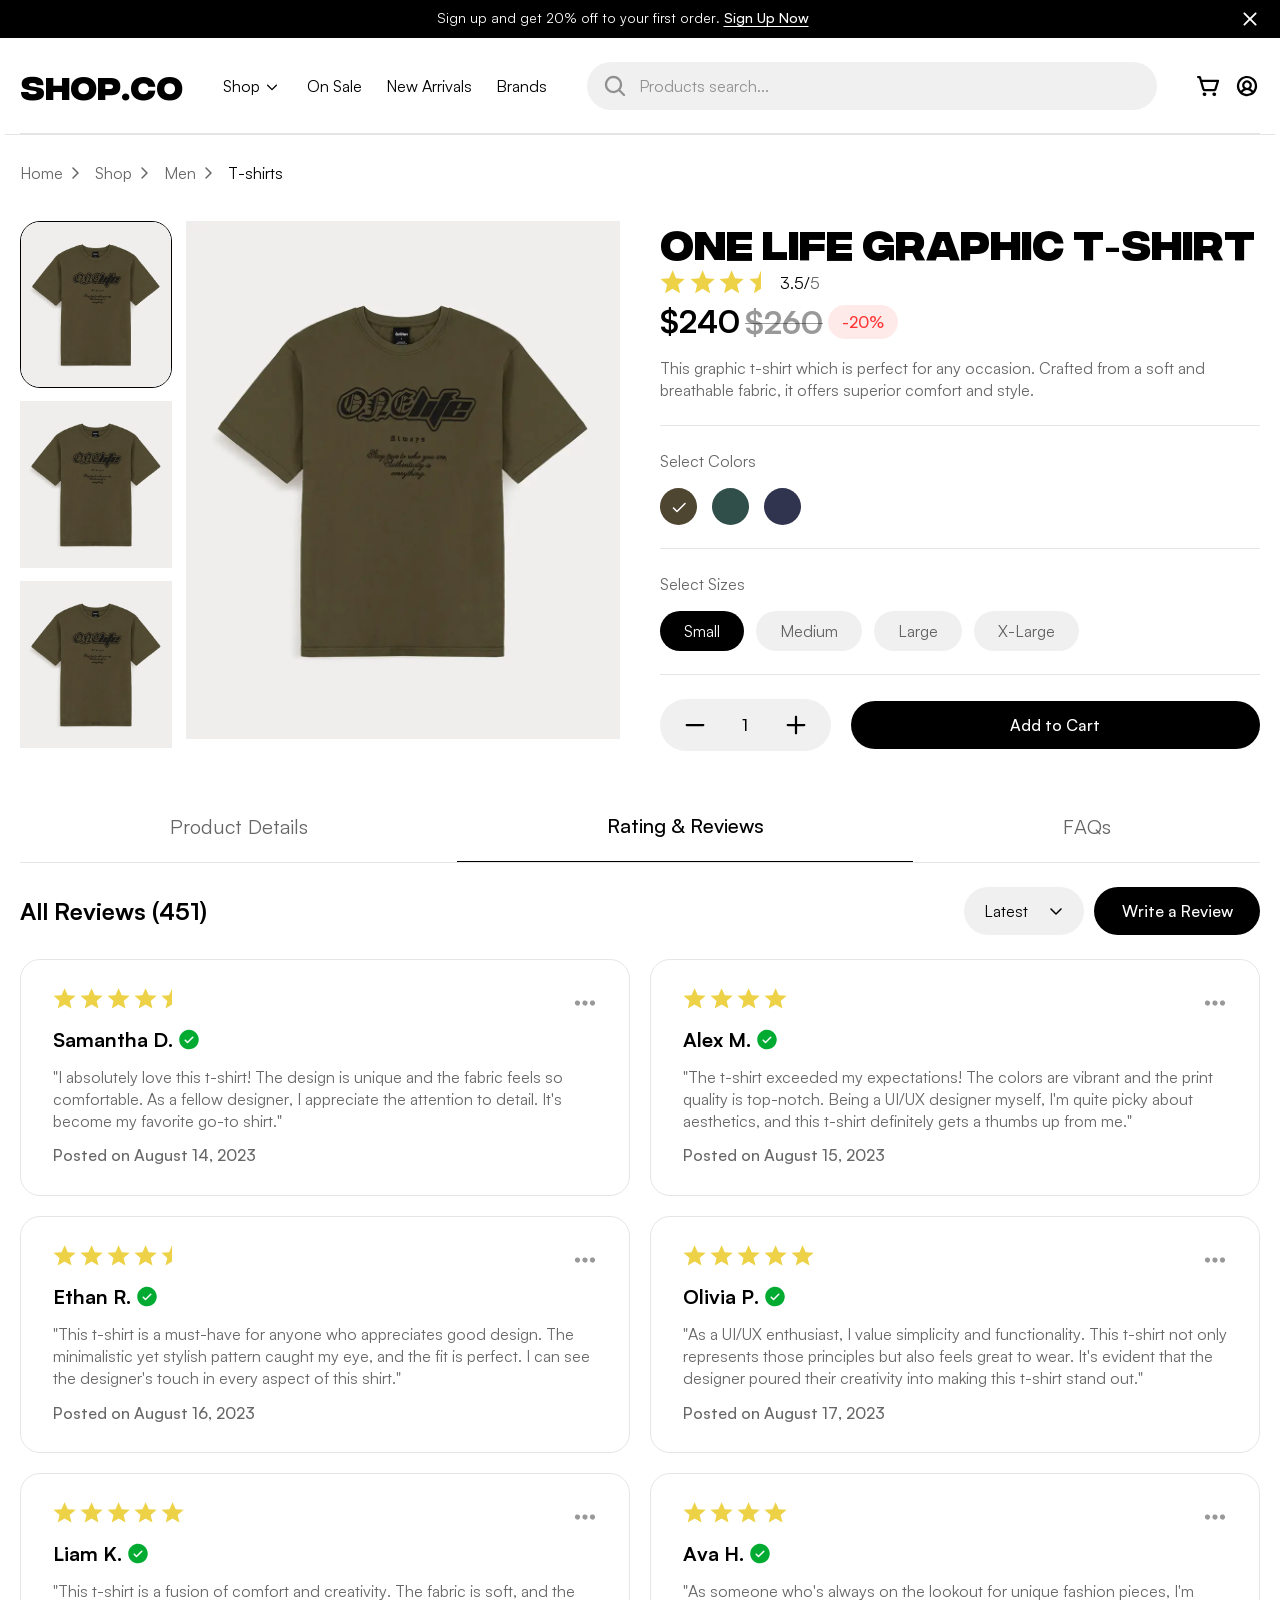
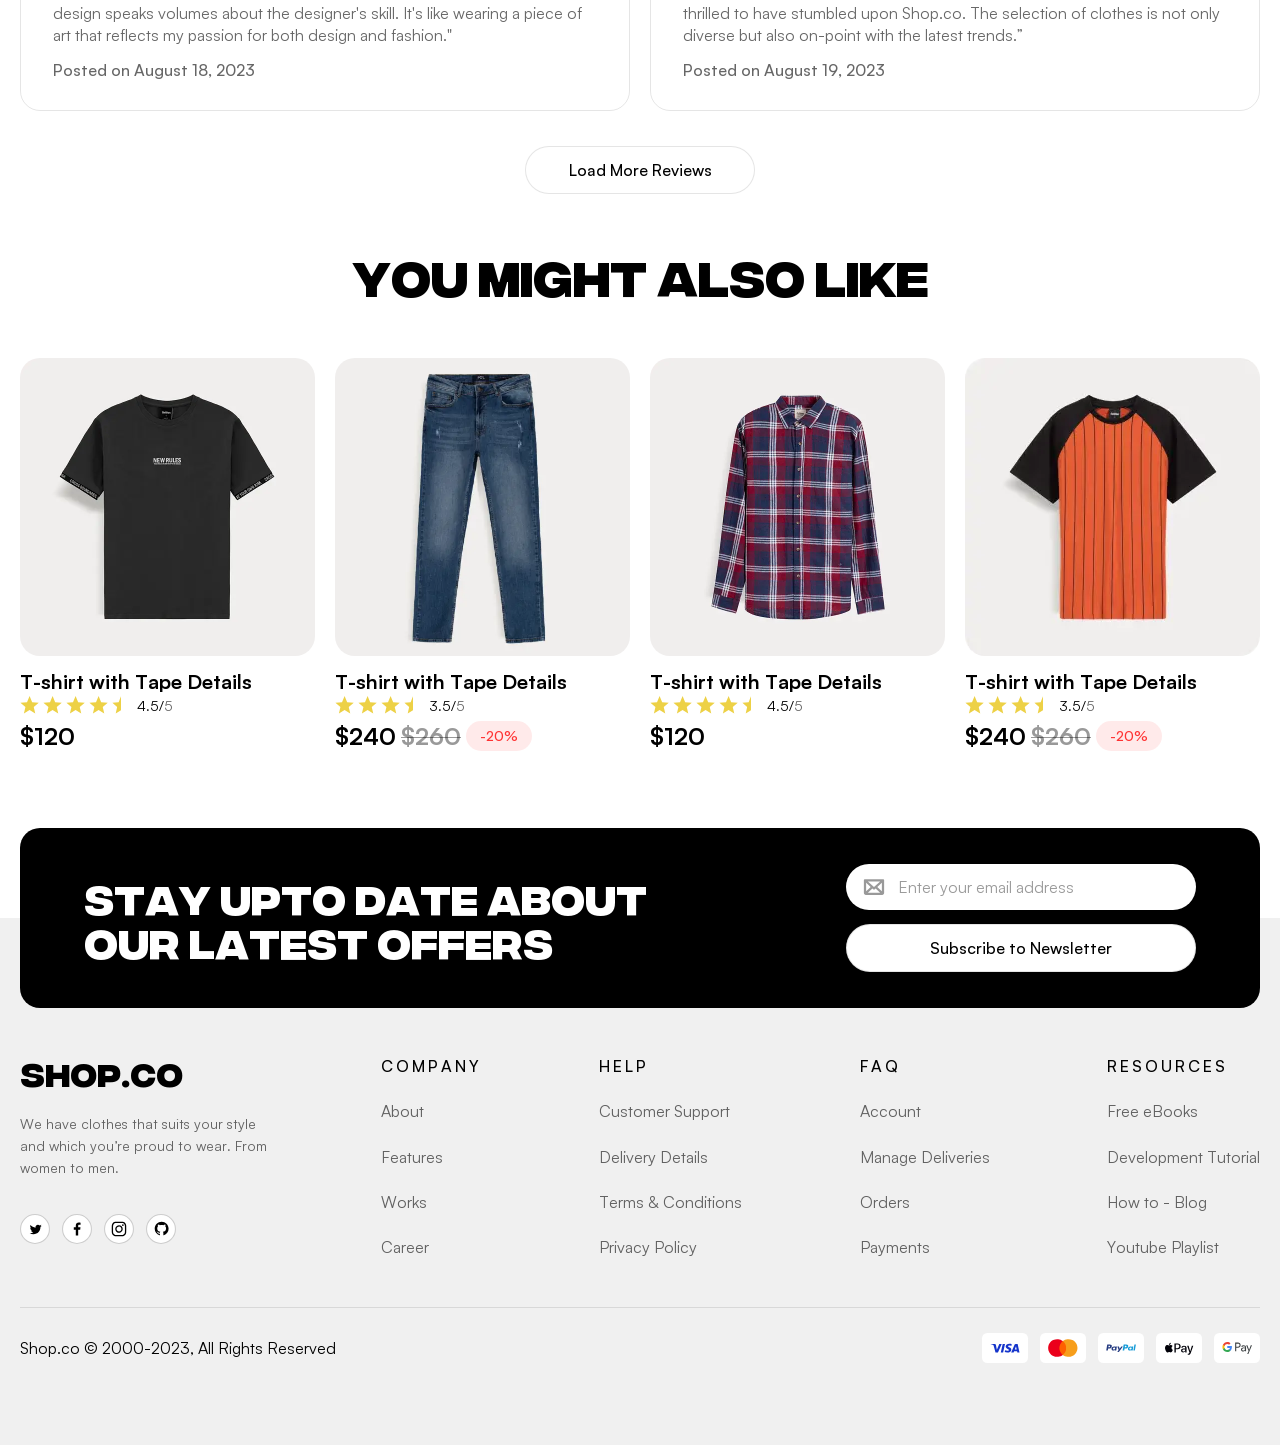
<file: t-shirts.html>
<!DOCTYPE html>
<html lang="en">

<head>
	<title>T-Shirts</title>
	<meta charset="UTF-8">
	<meta name="format-detection" content="telephone=no">
	<!-- <style>body{opacity: 0;}</style> -->
	<link rel="stylesheet" href="css/style.min.css?_v=20260623131259">
	<link rel="shortcut icon" href="favicon.ico">
	<!-- <meta name="robots" content="noindex, nofollow"> -->
	<meta name="viewport" content="width=device-width, initial-scale=1.0">
</head>

<body>
	<div class="wrapper">
		<div class="upper-header">
			<div class="upper-header__container">
				<div class="upper-header__text-buttons">
					<div class="upper-header__text-button">
						<span class="upper-header__text">Sign up and get 20% off to your first order.</span>
						<button data-popup="#popup-sign-up" type="button" class="upper-header__sign-up-button"> Sign Up
							Now</button>
					</div>
					<button type="button" class="upper-header__close-button" aria-label="Close">
						<svg class="icon" focusable="false" aria-hidden="true">
							<use xlink:href="img/icons/icons.svg#close"></use>
						</svg>
					</button>
				</div>
			</div>
		</div>
		<header class="header">
			<div class="header__container undefined">
				<div class="header__logo logo"><a href="#">SHOP.CO</a></div>
				<div class="header__menu menu">
					<button type="button" aria-label="Toggle menu" class="menu__icon icon-menu"><span></span></button>
					<nav class="menu__body">
						<ul class="menu__list">
							<li class="menu__item">
								<div data-spollers class="menu__spollers spollers">
									<details class="spollers__item spoller-hover">
										<summary data-spoller-close class="spollers__title spollers__title--mobile"><a href="#" class="spoller-link">Shop</a>
										</summary>
										<div class="spollers__body">
											<a href="#" class="spollers__body-link">
												<div class="spollers__body-text">
													<h2>Men's clothes</h2>
													<p>In attractive and spectacular colors and designs</p>
												</div>
											</a>
											<a href="#" class="spollers__body-link">
												<div class="spollers__body-text">
													<h2>Women's clothes</h2>
													<p>Ladies, your style and tastes are important to us</p>
												</div>
											</a>
											<a href="#" class="spollers__body-link">
												<div class="spollers__body-text">
													<h2>Kids' clothes</h2>
													<p>For all ages, with happy and beautiful colors</p>
												</div>
											</a>
											<a href="#" class="spollers__body-link">
												<div class="spollers__body-text">
													<h2>Bags and Shoes</h2>
													<p>Suitable for men, women and all tastes and styles</p>
												</div>
											</a>
										</div>
									</details>
								</div>
							</li>
							<li class="menu__item"><a href="#" class="menu__link">On Sale</a></li>
							<li class="menu__item"><a href="#" class="menu__link">New Arrivals</a></li>
							<li class="menu__item"><a href="#" class="menu__link">Brands</a></li>
						</ul>
					</nav>
				</div>
				<form action="#" class="header__search-form search-form">
					<input autocomplete="off" type="search" name="search" placeholder="Products search..." class="search-form__input  input search-form__input--placeholder">
					<button aria-label="Search" class="search-form__button">
						<svg class="icon" aria-hidden="true" focusable="false">
							<use xlink:href="img/icons/icons.svg#search"></use>
						</svg>
					</button>
				</form>
				<div class="header__action-buttons">
					<a href="#" aria-label="Go to Cart" data-tippy-content="Go to Cart" class="header__cart-link">
						<div class="header__cart-icon">
							<svg class="icon" aria-hidden="true" focusable="false">
								<use xlink:href="img/icons/icons.svg#cart"></use>
							</svg>
						</div>
						<span class="header__cart-link-counter">3</span>
					</a>
					<button aria-label="Sign In" data-popup="#popup-sign-in" data-tippy-content="Sign In" class="header__sign-in-button" type="button">
						<div class="header__sign-in-button-icon">
							<svg class="icon" aria-hidden="true" focusable="false">
								<use xlink:href="img/icons/icons.svg#sign-in"></use>
							</svg>
						</div>
					</button>
				</div>
			</div>
		</header>
		<div id="popup-sign-up" class="popup">
			<div class="popup__wrapper">
				<div class="popup__content">
					<div class="sign-up">
						<button data-close type="button" class="popup__close sign-up__close-icon"> </button>
						<div class="sign-up__title-block">
							<h1 class="sign-up__title">Sign up</h1>
						</div>
						<form class="sign-up__form" action="#" method="POST">
							<div class="sign-up__input-wrapper">
								<input required aria-label="Enter your full name" autocomplete="off" class="sign-up__name-input popup-input input" type="text" id="sign-up-username" name="sign-up-username" data-error="Error" placeholder="Your full name">
							</div>
							<div class="sign-up__input-wrapper">
								<input required aria-label="Enter you email" class="sign-up__email-input popup-input input" id="email-sign-up" autocomplete="on" type="email" name="email" data-error="error" placeholder="Your email">
							</div>
							<div class="sign-up__input-wrapper">
								<label class="sign-up__label" for="password-sign-up">Your password</label>
								<div class="sign-up__input-wrapper">
									<input id="password-sign-up" type="password" class="sign-up__password-input popup-input input">
									<button type="button" class="sign-up__show-password-button">
									</button>
								</div>
							</div>
							<div class="sign-up__input-wrapper">
								<label class="sign-up__label" for="confirm-password-sign-up">Confirm your password</label>
								<div class="sign-up__input-wrapper sign-up__input-wrapper--margin-bottom">
									<input id="confirm-password-sign-up" type="password" class="sign-up__confirm-password-input popup-input input">
									<button type="button" class="sign-up__show-confirm-password-button"></button>
								</div>
							</div>
							<div class="sign-up__form-buttons">
								<button class="sign-up__button button button--white">Sign
									up</button>
								<button data-popup="#popup-sign-in" type="button" class="sign-up__sign-in-button">Sign
									In</button>
							</div>
						</form>
					</div>
				</div>
			</div>
		</div>
		<div id="popup-sign-in" class="popup">
			<div class="popup__wrapper">
				<div class="popup__content">
					<div class="sign-in">
						<button data-close type="button" class="popup__close sign-in__close-icon"> </button>
						<div class="sign-in__title-block">
							<h1 class="sign-in__title">Sign in</h1>
						</div>
						<form class="sign-in__form" action="#" method="POST">
							<div class="sign-in__input-wrapper">
								<input required autocomplete="off" aria-label="Enter your full name" class="sign-in__name-input popup-input input" type="text" id="username" name="username" placeholder="Enter your full name">
							</div>
							<div class="sign-in__input-wrapper">
								<input required aria-label="Enter your email" class="sign-in__email-input popup-input input" id="email-sign-in" autocomplete="on" type="email" name="email" placeholder="Enter your email">
							</div>
							<div class="sign-in__form-buttons">
								<button class="sign-in__button button button--white">Sign in</button>
								<button data-popup="#popup-sign-up" type="button" class="sign-in__sign-up-button">Sign Up
									Now</button>
							</div>
						</form>
					</div>
				</div>
			</div>
		</div>
		<div id="filters-popup" class="popup popup--filters">
			<div class="popup__wrapper">
				<div class="popup__content">
					<button data-close type="button" class="popup__close  filters-popup-close-icon"> </button>
					<div class="filters-popup">
						<div class="filters-popup__spollers spollers">
							<div class="spollers__item">
								<div class="spollers__title spollers__title--popup">Filters</div>
								<div class="spollers__body">
									<form action="#" class="filters-popup__form">
										<div class="filters-popup__section filter">
											<div class="filter__body filter__body--padding-top">
												<nav class="filter__menu">
													<ul class="filter__menu-list">
														<li class="filter__list-item">
															<a href="#" class="filter__item-link">T-shirts</a>
														</li>
														<li class="filter__list-item">
															<a href="#" class="filter__item-link">Shorts</a>
														</li>
														<li class="filter__list-item">
															<a href="#" class="filter__item-link">Shirts</a>
														</li>
														<li class="filter__list-item">
															<a href="#" class="filter__item-link">Hoodie</a>
														</li>
														<li class="filter__list-item">
															<a href="#" class="filter__item-link">Jeans</a>
														</li>
													</ul>
												</nav>
											</div>
										</div>
										<div class="filters-popup__section filter">
											<div data-spollers class="filter__spollers spollers">
												<details class="spollers__item">
													<summary class="spollers__title">Price</summary>
													<div class="spollers__body">
														<div class="filter__body filter__body--padding-bottom">
															<div class="filter__price-range">
																<div id="range">
																</div>
															</div>
														</div>
													</div>
												</details>
											</div>
										</div>
										<div class="filters-popup__section filter">
											<div data-spollers class="filter__spollers spollers">
												<details class="spollers__item">
													<summary class="spollers__title">Colors</summary>
													<div class="spollers__body">
														<div class="filter__body">
															<div class="filter__color-items color-items color-items--border">
																<label class="color-items__item  color-items__item--green">
																	<input checked type="radio" class="color-items__input" name="product-color">
																</label>
																<label class="color-items__item color-items__item--red">
																	<input type="radio" class="color-items__input" name="product-color">
																</label>
																<label class="color-items__item color-items__item--yellow">
																	<input type="radio" class="color-items__input" name="product-color">
																</label>
																<label class="color-items__item color-items__item--orange">
																	<input type="radio" class="color-items__input" name="product-color">
																</label>
																<label class="color-items__item color-items__item--emerald">
																	<input type="radio" class="color-items__input" name="product-color">
																</label>
																<label class="color-items__item color-items__item--blue">
																	<input type="radio" class="color-items__input" name="product-color">
																</label>
																<label class="color-items__item color-items__item--purple">
																	<input type="radio" class="color-items__input" name="product-color">
																</label>
																<label class="color-items__item color-items__item--pink">
																	<input type="radio" class="color-items__input" name="product-color">
																</label>
																<label class="color-items__item color-items__item--white">
																	<input type="radio" class="color-items__input" name="product-color">
																</label>
																<label class="color-items__item color-items__item--black">
																	<input type="radio" class="color-items__input" name="product-color">
																</label>
															</div>
														</div>
													</div>
												</details>
											</div>
										</div>
										<div class="filters-popup__section filter">
											<div data-spollers class="filter__spollers spollers">
												<details class="spollers__item">
													<summary class="spollers__title">Sizes</summary>
													<div class="spollers__body">
														<div class="filter__body">
															<div class="filter__size-items size-items size-items--small">
																<label class="size-items__item"> XX-Small
																	<input type="radio" value="xx-small" class="size-items__input" name="product-size">
																</label>
																<label class="size-items__item"> X-Small
																	<input type="radio" value="x-small" class="size-items__input" name="product-size">
																</label>
																<label class="size-items__item">Small
																	<input type="radio" value="small" class="size-items__input" name="product-size">
																</label>
																<label class="size-items__item">Medium
																	<input type="radio" value="medium" class="size-items__input" name="product-size">
																</label>
																<label class="size-items__item">Large
																	<input checked type="radio" value="large" class="size-items__input" name="product-size">
																</label>
																<label class="size-items__item">X-Large
																	<input type="radio" value="x-large" class="size-items__input" name="product-size">
																</label>
																<label class="size-items__item">XX-Large
																	<input type="radio" value="xx-large" class="size-items__input" name="product-size">
																</label>
																<label class="size-items__item">3X-Large
																	<input type="radio" value="3x-large" class="size-items__input" name="product-size">
																</label>
																<label class="size-items__item">4X-Large
																	<input type="radio" value="4x-large" class="size-items__input" name="product-size">
																</label>
															</div>
														</div>
													</div>
												</details>
											</div>
										</div>
										<div class="filters-popup__section filter">
											<div data-spollers class="filter__spollers spollers">
												<details class="spollers__item">
													<summary class="spollers__title">Dress Style</summary>
													<div class="spollers__body">
														<div class="filter__body">
															<nav class="filter__menu">
																<ul class="filter__menu-list">
																	<li class="filter__list-item">
																		<a href="#" class="filter__item-link">Casual</a>
																	</li>
																	<li class="filter__list-item">
																		<a href="#" class="filter__item-link">
																			Formal</a>
																	</li>
																	<li class="filter__list-item">
																		<a href="#" class="filter__item-link">Party</a>
																	</li>
																	<li class="filter__list-item">
																		<a href="#" class="filter__item-link">Gym</a>
																	</li>
																</ul>
															</nav>
														</div>
													</div>
												</details>
											</div>
										</div>
										<button class="filters-popup__form-button button button--fw">Apply Filter</button>
									</form>
								</div>
							</div>
						</div>
					</div>
				</div>
			</div>
		</div>
		<main class="page">
			<section class="page__product main-product">
				<div class="main-product__container">
					<div class="main-product__breadcrumbs breadcrumbs">
						<ul class="breadcrumbs__list">
							<li class="breadcrumbs__item">
								<a href="#">Home</a>
							</li>
							<li class="breadcrumbs__item">
								<a href="#">Shop</a>
							</li>
							<li class="breadcrumbs__item">
								<a href="#">Men</a>
							</li>
							<li class="breadcrumbs__item">
								<span>T-shirts</span>
							</li>
						</ul>
					</div>
					<div class="main-product__body">
						<div class="main-product__sliders">
							<div class="main-product__slider swiper">
								<div class="main-product__swiper-wrapper swiper-wrapper">
									<div class="main-product__slide swiper-slide">
										<img src="img/main-product-slider/01.webp" alt="Image">
									</div>
									<div class="main-product__slide swiper-slide">
										<img src="img/main-product-slider/01.webp" alt="Image">
									</div>
									<div class="main-product__slide swiper-slide">
										<img src="img/main-product-slider/01.webp" alt="Image">
									</div>
									<div class="main-product__slide swiper-slide">
										<img src="img/main-product-slider/01.webp" alt="Image">
									</div>
								</div>
							</div>
							<div class="main-product__thumbs-slider swiper">
								<div class="main-product__thumbs-slider-wrapper swiper-wrapper">
									<div class="main-product__thumbs-slider-slide swiper-slide"> <img src="img/main-product-slider/01.webp" alt="Image"></div>
									<div class="main-product__thumbs-slider-slide swiper-slide"> <img src="img/main-product-slider/01.webp" alt="Image"></div>
									<div class="main-product__thumbs-slider-slide swiper-slide"> <img src="img/main-product-slider/01.webp" alt="Image"></div>
									<div class="main-product__thumbs-slider-slide swiper-slide"> <img src="img/main-product-slider/01.webp" alt="Image"></div>
								</div>
							</div>
						</div>
						<form action="#" class="main-product__form">
							<div class="main-product__form-header">
								<div class="main-product__form-body body-item-product body-item-product--align-content">
									<h1 class="body-item-product__title body-item-product__title--font-size">
										One Life Graphic <span class="nowrap">T<span>-</span>shirt</span>
									</h1>
									<div class="body-item-product__rating-wrapper rating-wrapper">
										<div class="body-item-product__rating rating" data-rating data-rating-value="3.5">
										</div>
										<div class="body-item-product__rating-value rating-value">3.5/<span>5</span>
										</div>
									</div>
									<div class="body-item-product__price-discount body-item-product__price-discount--margin-bottom">
										<span class="body-item-product__price body-item-product__price--font-size">$240</span>
										<span class="body-item-product__price-discounted body-item-product__price-discounted--font-size">$260
										</span>
										<span class="body-item-product__percent-label body-item-product__percent-label--padding-font-size">-20%
										</span>
									</div>
								</div>
								<div class="main-product__form-text">
									<p>This graphic t-shirt which is perfect for any occasion. Crafted from a soft
										and
										breathable fabric, it offers superior comfort and style.</p>
								</div>
							</div>
							<div class="main-product__size-filter product-filter">
								<h2 class="product-filter__title">Select Colors</h2>
								<div class="product-filter__color-items color-items">
									<label class="color-items__item  color-items__item--dark-1">
										<input checked type="radio" class="color-items__input" name="product-color" value="brown">
									</label>
									<label class="color-items__item color-items__item--dark-2">
										<input type="radio" class="color-items__input" name="product-color" value="green">
									</label>
									<label class="color-items__item color-items__item--dark-3">
										<input type="radio" class="color-items__input" name="product-color" value="purple">
									</label>
								</div>
							</div>
							<div class="main-product__size-filter product-filter">
								<h2 class="product-filter__title">Select Sizes</h2>
								<div class="product-filter__size-items size-items ">
									<label class="size-items__item">Small
										<input checked type="radio" value="small" class="size-items__input" name="product-size">
									</label>
									<label class="size-items__item">Medium
										<input type="radio" value="medium" class="size-items__input" name="product-size">
									</label>
									<label class="size-items__item">Large
										<input type="radio" value="large" class="size-items__input" name="product-size">
									</label>
									<label class="size-items__item">X-Large
										<input type="radio" value="x-large" class="size-items__input" name="product-size">
									</label>
								</div>
							</div>
							<div class="main-product__quantity-button">
								<div data-quantity class="main-product__quantity quantity">
									<button data-quantity-minus type="button" aria-label="Decrease quantity" class="quantity__button quantity__button--minus">
									</button>
									<div class="quantity__input">
										<input data-quantity-value autocomplete="off" type="text" name="form[]" value="1">
									</div>
									<button data-quantity-plus type="button" aria-label="Increase quantity" class="quantity__button quantity__button--plus">
									</button>
								</div>
								<button class="main-product__button button button--fw">Add to
									Cart
								</button>
							</div>
						</form>
					</div>
					<div class="main-product__tabs-button">
						<div data-tabs class="main-product__tabs tabs">
							<nav data-tabs-titles class="tabs__navigation">
								<button type="button" class="tabs__title">Product Details</button>
								<button type="button" class="tabs__title _tab-active">Rating & Reviews</button>
								<button type="button" class="tabs__title">FAQs</button>
							</nav>
							<div data-tabs-body class="tabs__content">
								<div class="tabs__body">
									<ul class="tabs__product-details">
										<li>Regular fit in washed black</li>
										<li>Topiary graphic reflecting garden architecture</li>
										<li>Timeless, comfortable design crafted from 100% organic cotton</li>
										<li>Made in Portugal</li>
									</ul>
								</div>
								<div class="tabs__body">
									<div class="tabs__review">
										<div class="tabs__review-header">
											<div class="tabs__review-title-filters">
												<h3 class="tabs__review-title">All Reviews <span>(451)</span></h3>
												<div class="tabs__review-filters">
													<select name="form[]" data-class-modif="form">
														<option value="1" selected>Latest</option>
														<option value="2">Oldest</option>
														<option value="3">Relevant</option>
													</select>
													<button type="button" class="tabs__review-button-padding button">Write
														a
														Review
													</button>
												</div>
											</div>
										</div>
										<ul class="tabs__review-items">
											<li class="tabs__review-item review-card">
												<div data-spollers data-spollers-speed="200" class="review-card__spollers spollers">
													<details class="spollers__item">
														<summary data-spoller-close class="spollers__title">
														</summary>
														<div class="spollers__body">
															<button class="spollers__body-link">Share
															</button>
															<button class="spollers__body-link">Edit
															</button>
															<button class="spollers__body-link">Report
															</button>
														</div>
													</details>
												</div>
												<div class="review-card__rating rating" data-rating data-rating-value="4.5">
												</div>
												<div class="review-card__name">Samantha D.</div>
												<div class="review-card__text">
													<blockquote>"I absolutely love this t-shirt! The design is unique
														and the fabric feels so comfortable. As a fellow designer, I
														appreciate the attention to detail. It's become my favorite
														go-to shirt."
													</blockquote>
												</div>
												<div class="review-card__date">Posted on <time datetime="2023-08-14">August 14, 2023</time></div>
											</li>
											<li class="tabs__review-item review-card">
												<div data-spollers data-spollers-speed="200" class="review-card__spollers spollers">
													<details class="spollers__item">
														<summary data-spoller-close class="spollers__title">
														</summary>
														<div class="spollers__body">
															<button class="spollers__body-link">Share
															</button>
															<button class="spollers__body-link">Edit
															</button>
															<button class="spollers__body-link">Report
															</button>
														</div>
													</details>
												</div>
												<div class="review-card__rating rating" data-rating data-rating-value="4">
												</div>
												<div class="review-card__name">Alex M.</div>
												<div class="review-card__text">
													<blockquote>"The t-shirt exceeded my expectations! The colors are
														vibrant and the print quality is top-notch. Being a UI/UX
														designer myself, I'm quite picky about aesthetics, and this
														t-shirt definitely gets a thumbs up from me."
													</blockquote>
												</div>
												<div class="review-card__date">Posted on <time datetime="2023-08-15">August 15, 2023</time></div>
											</li>
											<li class="tabs__review-item review-card">
												<div data-spollers data-spollers-speed="200" class="review-card__spollers spollers">
													<details class="spollers__item">
														<summary data-spoller-close class="spollers__title">
														</summary>
														<div class="spollers__body">
															<button class="spollers__body-link">Share
															</button>
															<button class="spollers__body-link">Edit
															</button>
															<button class="spollers__body-link">Report
															</button>
														</div>
													</details>
												</div>
												<div class="review-card__rating rating" data-rating data-rating-value="4.5">
												</div>
												<div class="review-card__name">Ethan R.</div>
												<div class="review-card__text">
													<blockquote>"This t-shirt is a must-have for anyone who appreciates
														good design. The minimalistic yet stylish pattern caught my eye,
														and the fit is perfect. I can see the designer's touch in every
														aspect of this shirt."
													</blockquote>
												</div>
												<div class="review-card__date">Posted on <time datetime="2023-08-16">August 16, 2023</time></div>
											</li>
											<li class="tabs__review-item review-card">
												<div data-spollers data-spollers-speed="200" class="review-card__spollers spollers">
													<details class="spollers__item">
														<summary data-spoller-close class="spollers__title">
														</summary>
														<div class="spollers__body">
															<button class="spollers__body-link">Share
															</button>
															<button class="spollers__body-link">Edit
															</button>
															<button class="spollers__body-link">Report
															</button>
														</div>
													</details>
												</div>
												<div class="review-card__rating rating" data-rating data-rating-value="5">
												</div>
												<div class="review-card__name">Olivia P.</div>
												<div class="review-card__text">
													<blockquote> "As a UI/UX enthusiast, I value simplicity and
														functionality. This t-shirt not only represents those principles
														but also feels great to wear. It's evident that the designer
														poured their creativity into making this t-shirt stand out."
													</blockquote>
												</div>
												<div class="review-card__date">Posted on <time datetime="2023-08-17">August 17, 2023</time></div>
											</li>
											<li class="tabs__review-item review-card">
												<div data-spollers data-spollers-speed="200" class="review-card__spollers spollers">
													<details class="spollers__item">
														<summary data-spoller-close class="spollers__title">
														</summary>
														<div class="spollers__body">
															<button class="spollers__body-link">Share
															</button>
															<button class="spollers__body-link">Edit
															</button>
															<button class="spollers__body-link">Report
															</button>
														</div>
													</details>
												</div>
												<div class="review-card__rating rating" data-rating data-rating-value="5">
												</div>
												<div class="review-card__name">Liam K.</div>
												<div class="review-card__text">
													<blockquote>"This t-shirt is a fusion of comfort and creativity. The
														fabric is soft, and the design speaks volumes about the
														designer's skill. It's like wearing a piece of art that reflects
														my passion for both design and fashion."
													</blockquote>
												</div>
												<div class="review-card__date">Posted on <time datetime="2023-08-18">August 18, 2023</time></div>
											</li>
											<li class="tabs__review-item review-card">
												<div data-spollers data-spollers-speed="200" class="review-card__spollers spollers">
													<details class="spollers__item">
														<summary data-spoller-close class="spollers__title">
														</summary>
														<div class="spollers__body">
															<button class="spollers__body-link">Share
															</button>
															<button class="spollers__body-link">Edit
															</button>
															<button class="spollers__body-link">Report
															</button>
														</div>
													</details>
												</div>
												<div class="review-card__rating rating" data-rating data-rating-value="4">
												</div>
												<div class="review-card__name">Ava H.</div>
												<div class="review-card__text">
													<blockquote>"As someone who's always on the lookout for unique
														fashion
														pieces, I'm thrilled to have stumbled upon Shop.co. The
														selection of
														clothes is not only diverse but also on-point with the latest
														trends.”
													</blockquote>
												</div>
												<div class="review-card__date">Posted on <time datetime="2023-08-19">August 19, 2023</time></div>
											</li>
										</ul>
									</div>
									<div class="main-product__tabs-button-wrapper">
										<button type="button" class="main-product__tabs-button button button--white button--white-big ">Load
											More
											Reviews
										</button>
									</div>
								</div>
								<div class="tabs__body">
									<div data-spollers class="tabs__body-spollers spollers spollers--faq">
										<details class="spollers__item">
											<summary class="spollers__title">What is the status of my order?</summary>
											<div class="spollers__body">
												<p>
													Once you have placed your order you will receive
													an
													order confirmation through email. We will process the order for you
													as
													soon
													as possible to ensure fast delivery. When your order is ready to be
													shipped,
													you will receive an email from us with a personal track & trace
													link.
													You
													can use this link to track your package until it is delivered to
													you.
													If you haven't received an order confirmation, please first check if
													your
													payment went through and contact us immediately.
												</p>
											</div>
										</details>
										<details class="spollers__item">
											<summary class="spollers__title">What shoe size should I choose for the best
												fit?</summary>
											<div class="spollers__body">
												<p>
													Our shoes generally run a size bigger, so we recommend taking one
													size
													down
													from your regular EU size. In order to find your Filling Pieces
													size, we
													always recommend you navigate to the product page there you will
													find
													the
													tab that is labeled "Size & Fit". Clicking that tab will reveal a
													sizing
													chart with instructions on how to measure your feet. Using the
													length of
													your feet you will be able to select the right Filling Pieces size.
													If
													you
													need further advice, please feel free to contact us.
												</p>
											</div>
										</details>
										<details class="spollers__item">
											<summary class="spollers__title">Which clothing size should I get?</summary>
											<div class="spollers__body">
												<p>
													Our Ready To Wear collection fits true (to slightly bigger) size, so
													we
													recommend you take your regular European clothing size. For a more
													precise
													advice, please have a look at the sizing chart for the specific
													product.
												</p>
											</div>
										</details>
									</div>
								</div>
							</div>
						</div>
					</div>
				</div>
			</section>
			<!-- LIKE======================================================================================================================================================== -->
			<section class="page__like like">
				<div class="like__container">
					<h2 class="like__title title title--center">You might also like</h2>
					<div class="like__items-product items-product">
						<article class="item-product">
							<a href="product.html" class="item-product__picture-link">
								<img src="img/items/01.webp" loading="lazy" class="item-product__image" alt="Image">
							</a>
							<div class="item-product__body body-item-product">
								<h3 class="body-item-product__title">
									<a href="product.html" class="body-item-product__link-title">T-shirt with Tape
										Details
									</a>
								</h3>
								<div class="body-item-product__rating-wrapper rating-wrapper">
									<div class="body-item-product__rating rating" data-rating data-rating-value="4.5">
									</div>
									<div class="body-item-product__rating-value rating-value">4.5/<span>5</span>
									</div>
								</div>
								<span class="body-item-product__price">$120</span>
							</div>
						</article>
						<article class="item-product">
							<a href="product.html" class="item-product__picture-link">
								<img src="img/items/02.webp" loading="lazy" class="item-product__image" alt="Image"></a>
							<div class="item-product__body body-item-product">
								<h3 class="body-item-product__title">
									<a href="product.html" class="body-item-product__link-title">T-shirt with Tape
										Details</a>
								</h3>
								<div class="body-item-product__rating-wrapper rating-wrapper">
									<div class="body-item-product__rating rating" data-rating data-rating-value="3.5">
									</div>
									<div class="body-item-product__rating-value rating-value">3.5/<span>5</span>
									</div>
								</div>
								<div class="body-item-product__price-discount">
									<span class="body-item-product__price">$240</span>
									<span class="body-item-product__price-discounted">$260</span>
									<span class="body-item-product__percent-label">-20%</span>
								</div>
							</div>
						</article>
						<article class="item-product">
							<a href="product.html" class="item-product__picture-link">
								<img src="img/items/03.webp" loading="lazy" class="item-product__image" alt="Image">
							</a>
							<div class="item-product__body body-item-product">
								<h3 class="body-item-product__title">
									<a href="product.html" class="body-item-product__link-title">T-shirt with Tape
										Details
									</a>
								</h3>
								<div class="body-item-product__rating-wrapper rating-wrapper">
									<div class="body-item-product__rating rating" data-rating data-rating-value="4.5">
									</div>
									<div class="body-item-product__rating-value rating-value">4.5/<span>5</span>
									</div>
								</div>
								<span class="body-item-product__price">$120</span>
							</div>
						</article>
						<article class="item-product">
							<a href="product.html" class="item-product__picture-link">
								<img src="img/items/04.webp" loading="lazy" class="item-product__image" alt="Image"></a>
							<div class="item-product__body body-item-product">
								<h3 class="body-item-product__title">
									<a href="product.html" class="body-item-product__link-title">T-shirt with Tape
										Details</a>
								</h3>
								<div class="body-item-product__rating-wrapper rating-wrapper">
									<div class="body-item-product__rating rating" data-rating data-rating-value="3.5">
									</div>
									<div class="body-item-product__rating-value rating-value">3.5/<span>5</span>
									</div>
								</div>
								<div class="body-item-product__price-discount">
									<span class="body-item-product__price">$240</span>
									<span class="body-item-product__price-discounted">$260</span>
									<span class="body-item-product__percent-label">-20%</span>
								</div>
							</div>
						</article>
					</div>
				</div>
			</section>
		</main>
		<footer class="footer">
			<div class="footer__container">
				<div class=" footer__subscription subscription">
					<h2 class="subscription__title title title--white">STAY UPTO DATE ABOUT OUR
						LATEST OFFERS
					</h2>
					<form action="#" class="subscription__form">
						<input required autocomplete="on" type="email" name="form[]" placeholder="Enter your email address" class="subscription__input input">
						<button class="subscription__button button button--white button--fw">Subscribe to
							Newsletter
						</button>
					</form>
				</div>
				<div class="footer__body">
					<div class="footer__logo-text-social">
						<div class="footer__logo logo">
							<a href="#">SHOP.CO</a>
						</div>
						<div class="footer__text">
							<p>We have clothes that suits your style and which you’re proud to wear. From women to men.</p>
						</div>
						<div class="footer__social">
							<a href="#" aria-label="Twitter Share" data-tippy-content="Twitter" class="footer__social-icon">
								<img class="icon" src="img/icons/twitter.svg" alt="Image">
							</a>
							<a href="#" aria-label="Instagram Share" data-tippy-content="Instagram" class="footer__social-icon">
								<img class="icon" src="img/icons/fb.svg" alt="Image">
							</a>
							<a href="#" aria-label="Facebook Share" data-tippy-content="Facebook" class="footer__social-icon">
								<img class="icon" src="img/icons/inst.svg" alt="Image">
							</a>
							<a href="#" aria-label="Github Share" data-tippy-content="Github" class="footer__social-icon">
								<img class="icon" src="img/icons/git.svg" alt="Image">
							</a>
						</div>
					</div>
					<div class="footer__columns">
						<div class="footer__column">
							<h2 class="footer__column-title">Company</h2>
							<ul class="footer__column-list">
								<li><a href="#">About</a></li>
								<li><a href="#">Features</a></li>
								<li><a href="#">Works</a></li>
								<li><a href="#">Career</a></li>
							</ul>
						</div>
						<div class="footer__column">
							<h2 class="footer__column-title">Help</h2>
							<ul class="footer__column-list">
								<li><a href="#">Customer Support</a></li>
								<li><a href="#">Delivery Details</a></li>
								<li><a href="#">Terms & Conditions</a></li>
								<li><a href="#">Privacy Policy</a></li>
							</ul>
						</div>
						<div class="footer__column">
							<h2 class="footer__column-title">FAQ</h2>
							<ul class="footer__column-list">
								<li><a href="#">Account</a></li>
								<li><a href="#">Manage Deliveries</a></li>
								<li><a href="#">Orders</a></li>
								<li><a href="#">Payments</a></li>
							</ul>
						</div>
						<div class="footer__column">
							<h2 class="footer__column-title">Resources</h2>
							<ul class="footer__column-list">
								<li><a href="#">Free eBooks</a></li>
								<li><a href="#">Development Tutorial</a></li>
								<li><a href="#">How to - Blog</a></li>
								<li><a href="#">Youtube Playlist</a></li>
							</ul>
						</div>
					</div>
				</div>

				<div class="footer__copyright-payment">
					<div class="footer__copyright">
						Shop.co © 2000-2023, All Rights Reserved
					</div>
					<div class="footer__payment">
						<ul class="footer__payment-list">
							<li class="footer__payment-items">
								<div class="footer__payment-icon">
									<img src="img/icons/Visa1.svg" alt="Image">
								</div>
							</li>
							<li class="footer__payment-items">
								<div class="footer__payment-icon">
									<img src="img/icons/Mastercard1.svg" alt="Image">
								</div>
							</li>
							<li class="footer__payment-items">
								<div class="footer__payment-icon">
									<img src="img/icons/Paypal1.svg" alt="Image">
								</div>
							</li>

							<li class="footer__payment-items">
								<div class="footer__payment-icon">
									<img src="img/icons/ApplePay1.svg" alt="Image">
								</div>
							</li>
							<li class="footer__payment-items">
								<div class="footer__payment-icon">
									<img src="img/icons/GPay1.svg" alt="Image">
								</div>
							</li>

						</ul>
					</div>
				</div>
			</div>
		</footer>
	</div>
	<script src="js/app.min.js?_v=20260623131259"></script>
</body>

</html>
</file>
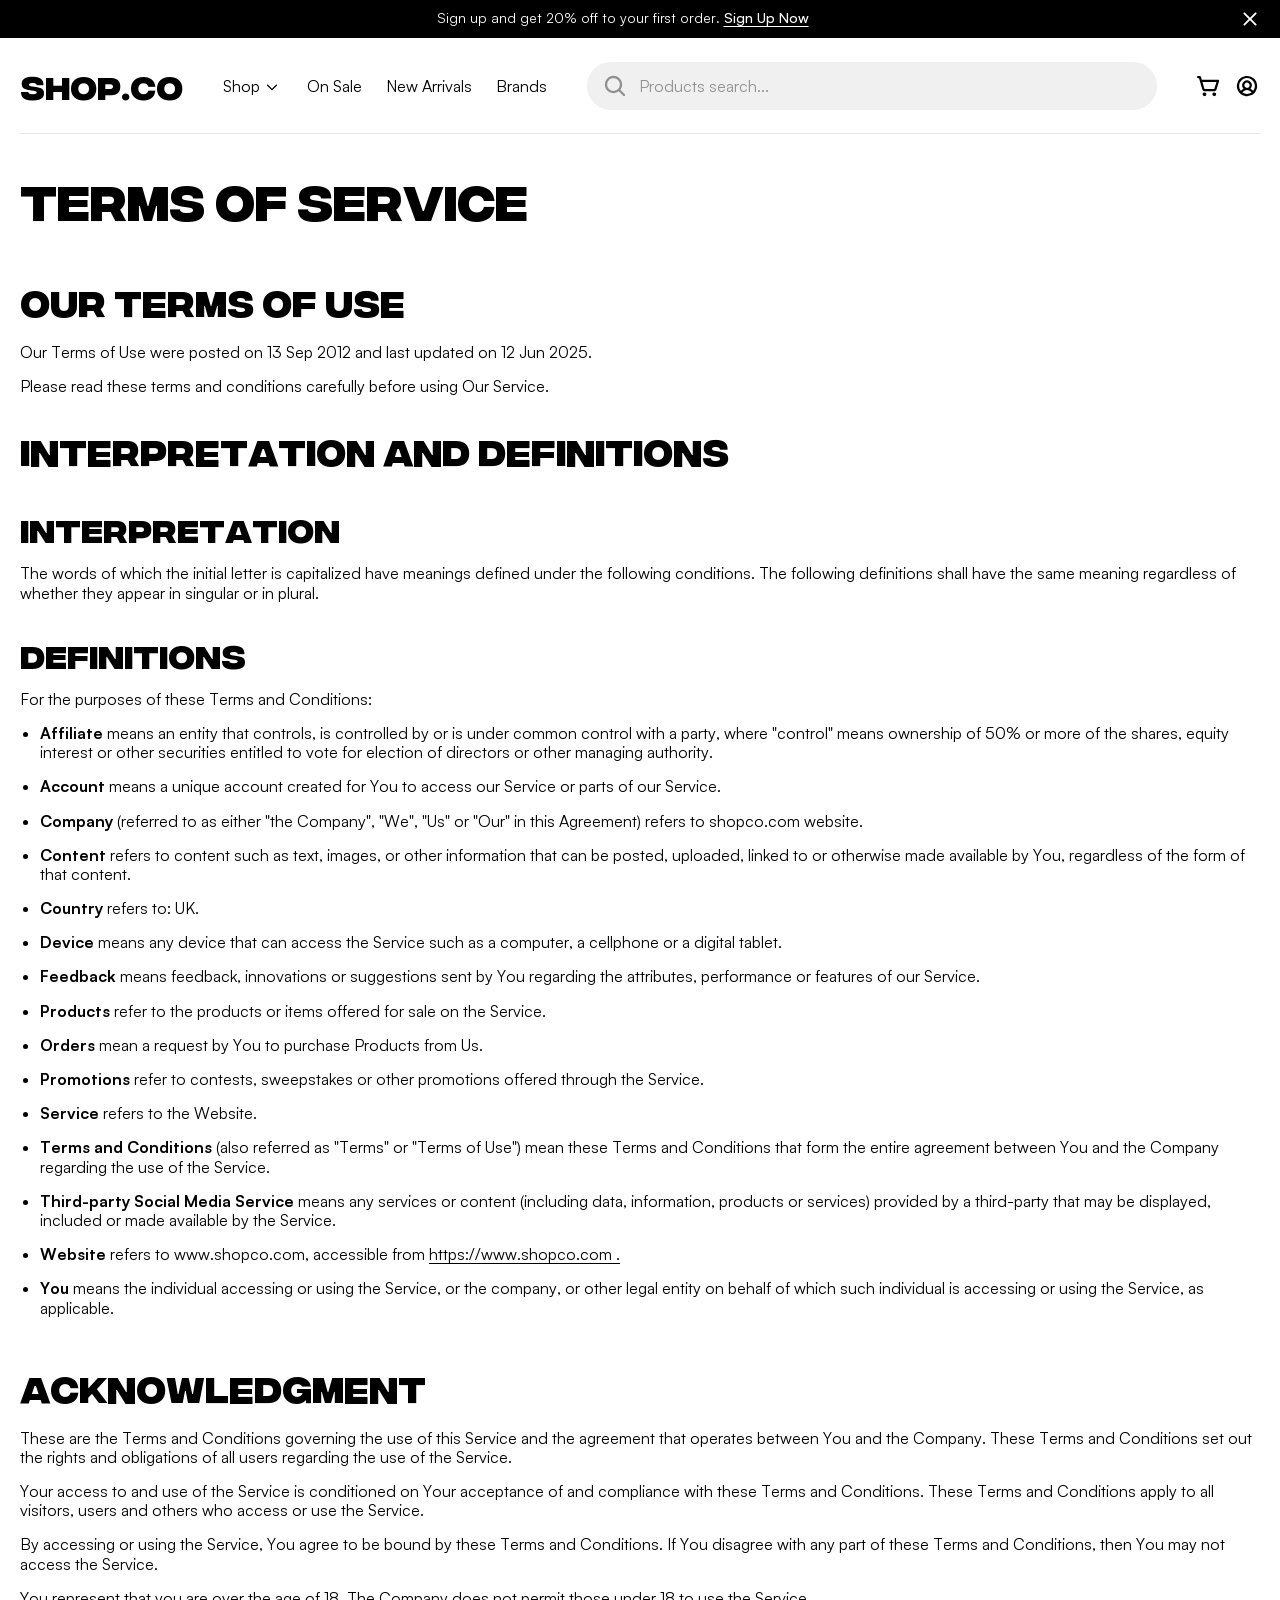
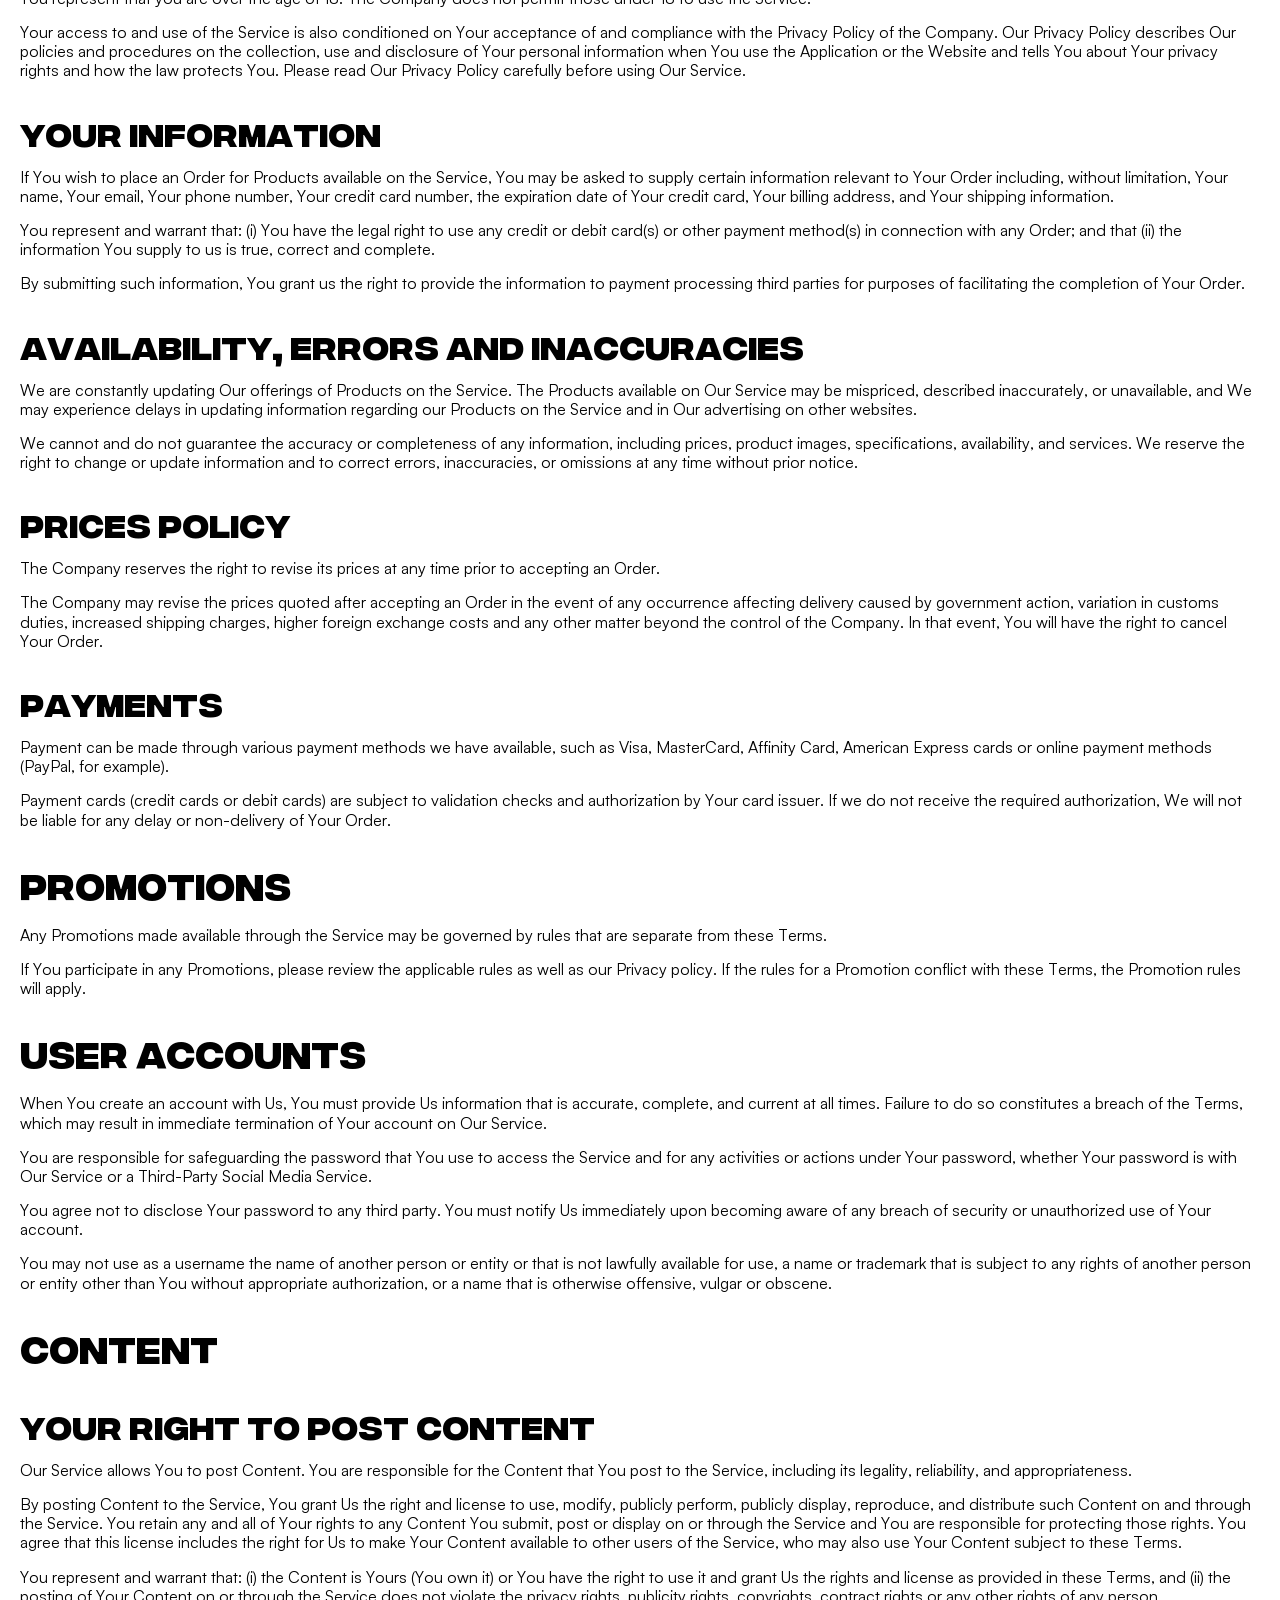
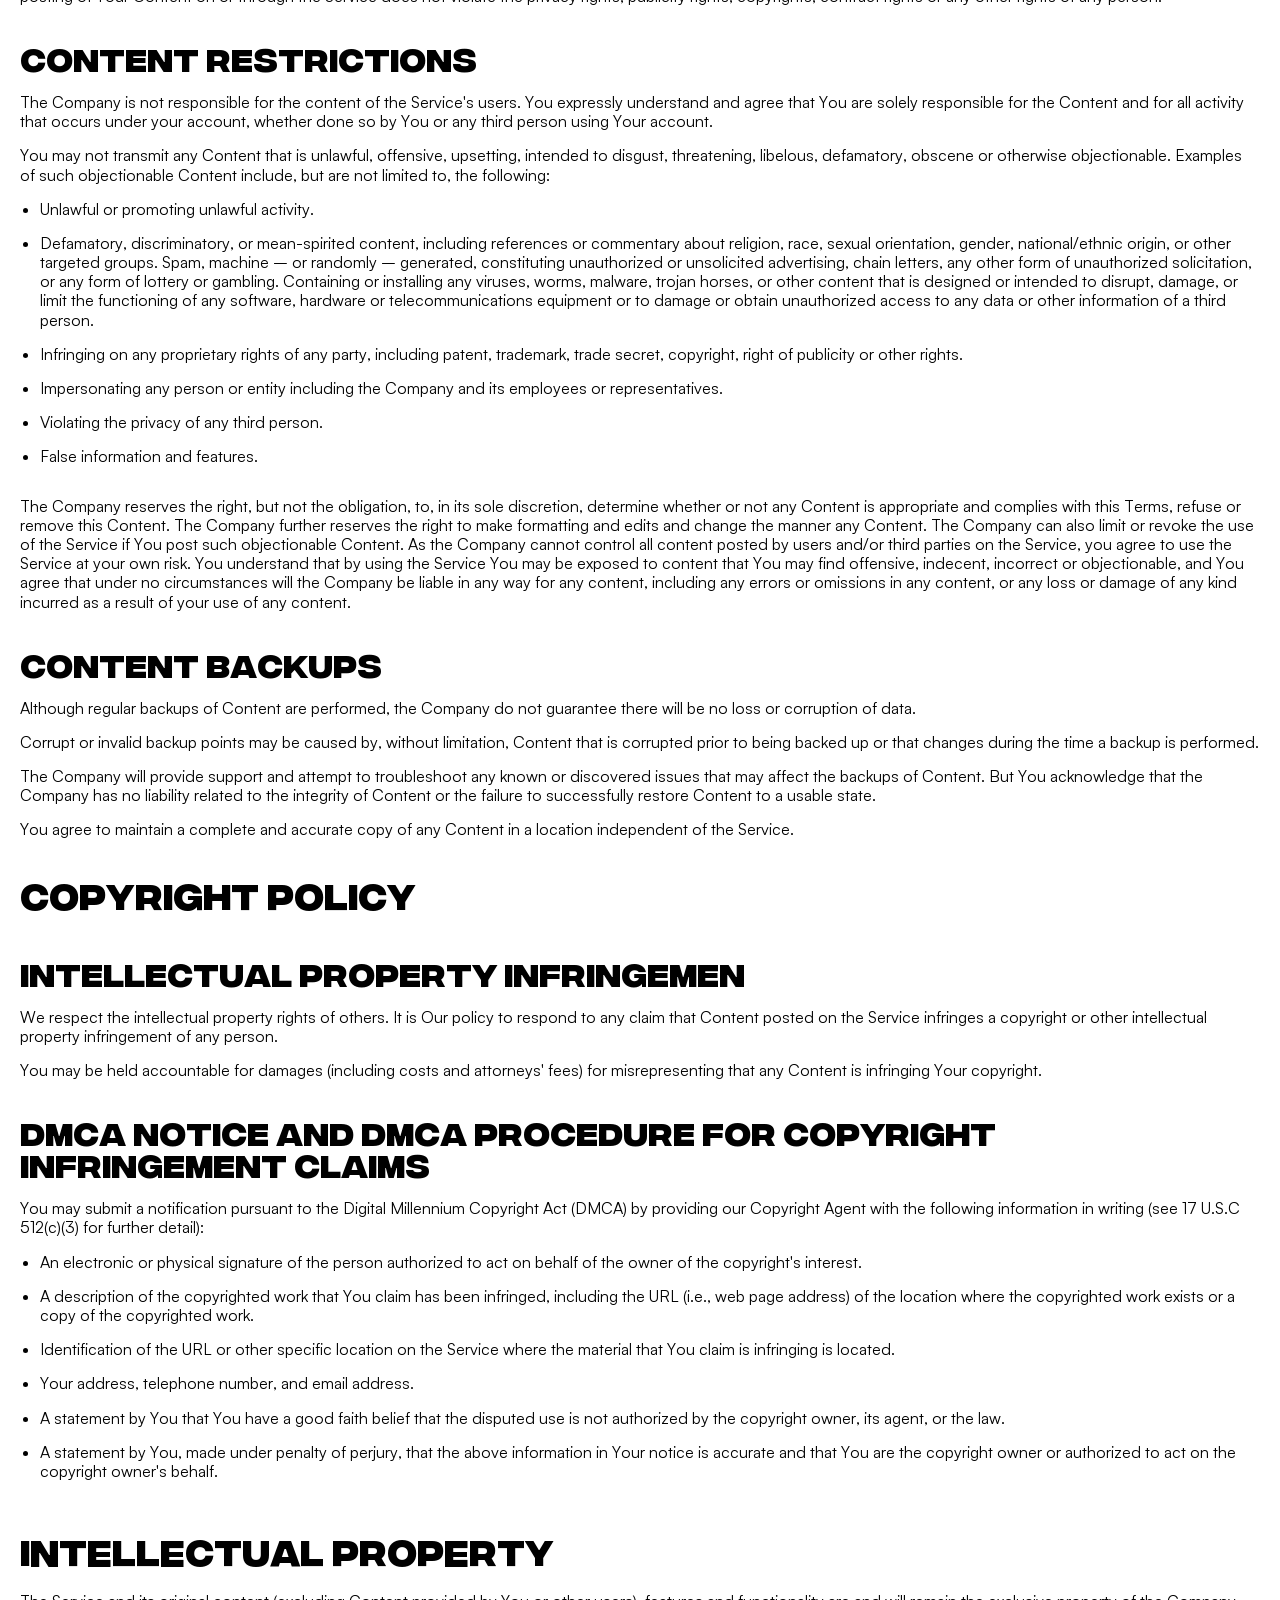
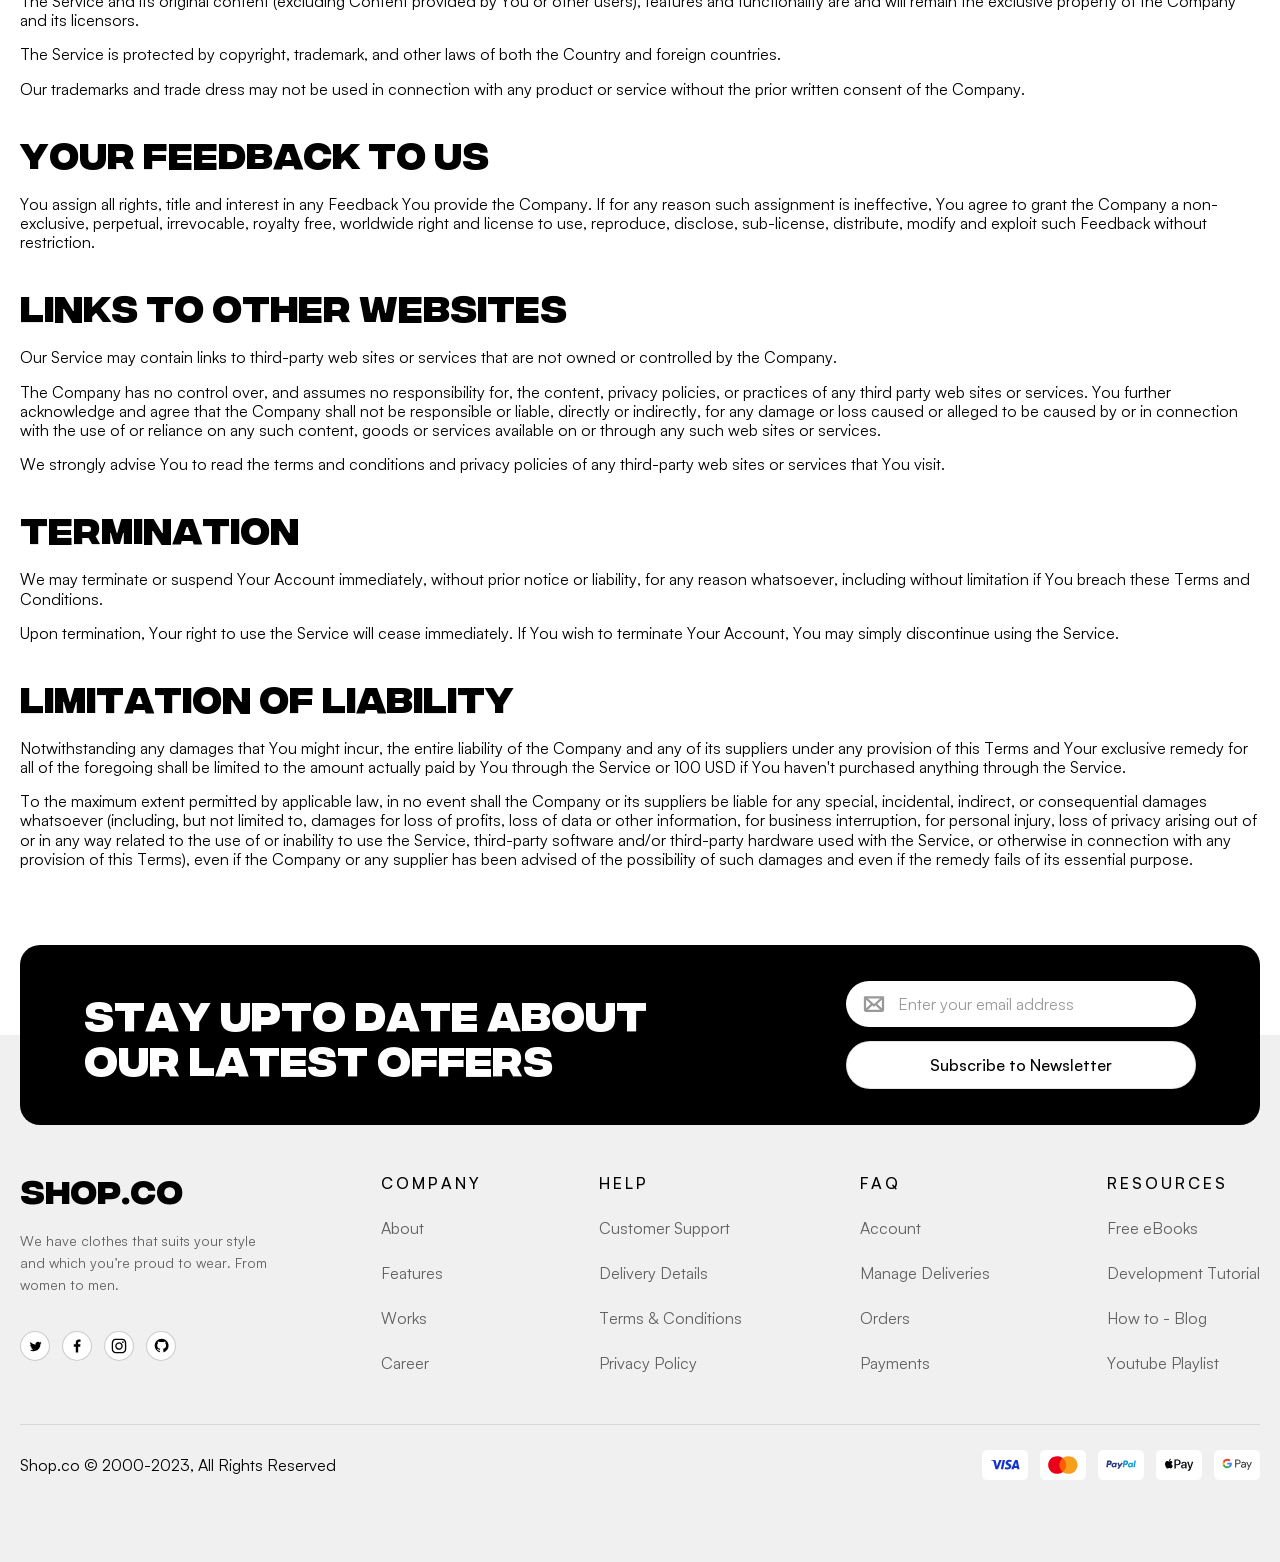
<file: terms-and-conditions.html>
<!DOCTYPE html>
<html lang="en">

<head>
	<title>Terms and Conditions</title>
	<meta charset="UTF-8">
	<meta name="format-detection" content="telephone=no">
	<!-- <style>body{opacity: 0;}</style> -->
	<link rel="stylesheet" href="css/style.min.css?_v=20260623131259">
	<link rel="shortcut icon" href="favicon.ico">
	<!-- <meta name="robots" content="noindex, nofollow"> -->
	<meta name="viewport" content="width=device-width, initial-scale=1.0">
</head>

<body>
	<div class="wrapper">
		<div class="upper-header">
			<div class="upper-header__container">
				<div class="upper-header__text-buttons">
					<div class="upper-header__text-button">
						<span class="upper-header__text">Sign up and get 20% off to your first order.</span>
						<button data-popup="#popup-sign-up" type="button" class="upper-header__sign-up-button"> Sign Up
							Now</button>
					</div>
					<button type="button" class="upper-header__close-button" aria-label="Close">
						<svg class="icon" focusable="false" aria-hidden="true">
							<use xlink:href="img/icons/icons.svg#close"></use>
						</svg>
					</button>
				</div>
			</div>
		</div>
		<header class="header">
			<div class="header__container undefined">
				<div class="header__logo logo"><a href="#">SHOP.CO</a></div>
				<div class="header__menu menu">
					<button type="button" aria-label="Toggle menu" class="menu__icon icon-menu"><span></span></button>
					<nav class="menu__body">
						<ul class="menu__list">
							<li class="menu__item">
								<div data-spollers class="menu__spollers spollers">
									<details class="spollers__item spoller-hover">
										<summary data-spoller-close class="spollers__title spollers__title--mobile"><a href="#" class="spoller-link">Shop</a>
										</summary>
										<div class="spollers__body">
											<a href="#" class="spollers__body-link">
												<div class="spollers__body-text">
													<h2>Men's clothes</h2>
													<p>In attractive and spectacular colors and designs</p>
												</div>
											</a>
											<a href="#" class="spollers__body-link">
												<div class="spollers__body-text">
													<h2>Women's clothes</h2>
													<p>Ladies, your style and tastes are important to us</p>
												</div>
											</a>
											<a href="#" class="spollers__body-link">
												<div class="spollers__body-text">
													<h2>Kids' clothes</h2>
													<p>For all ages, with happy and beautiful colors</p>
												</div>
											</a>
											<a href="#" class="spollers__body-link">
												<div class="spollers__body-text">
													<h2>Bags and Shoes</h2>
													<p>Suitable for men, women and all tastes and styles</p>
												</div>
											</a>
										</div>
									</details>
								</div>
							</li>
							<li class="menu__item"><a href="#" class="menu__link">On Sale</a></li>
							<li class="menu__item"><a href="#" class="menu__link">New Arrivals</a></li>
							<li class="menu__item"><a href="#" class="menu__link">Brands</a></li>
						</ul>
					</nav>
				</div>
				<form action="#" class="header__search-form search-form">
					<input autocomplete="off" type="search" name="search" placeholder="Products search..." class="search-form__input  input search-form__input--placeholder">
					<button aria-label="Search" class="search-form__button">
						<svg class="icon" aria-hidden="true" focusable="false">
							<use xlink:href="img/icons/icons.svg#search"></use>
						</svg>
					</button>
				</form>
				<div class="header__action-buttons">
					<a href="#" aria-label="Go to Cart" data-tippy-content="Go to Cart" class="header__cart-link">
						<div class="header__cart-icon">
							<svg class="icon" aria-hidden="true" focusable="false">
								<use xlink:href="img/icons/icons.svg#cart"></use>
							</svg>
						</div>
						<span class="header__cart-link-counter">3</span>
					</a>
					<button aria-label="Sign In" data-popup="#popup-sign-in" data-tippy-content="Sign In" class="header__sign-in-button" type="button">
						<div class="header__sign-in-button-icon">
							<svg class="icon" aria-hidden="true" focusable="false">
								<use xlink:href="img/icons/icons.svg#sign-in"></use>
							</svg>
						</div>
					</button>
				</div>
			</div>
		</header>
		<div id="popup-sign-up" class="popup">
			<div class="popup__wrapper">
				<div class="popup__content">
					<div class="sign-up">
						<button data-close type="button" class="popup__close sign-up__close-icon"> </button>
						<div class="sign-up__title-block">
							<h1 class="sign-up__title">Sign up</h1>
						</div>
						<form class="sign-up__form" action="#" method="POST">
							<div class="sign-up__input-wrapper">
								<input required aria-label="Enter your full name" autocomplete="off" class="sign-up__name-input popup-input input" type="text" id="sign-up-username" name="sign-up-username" data-error="Error" placeholder="Your full name">
							</div>
							<div class="sign-up__input-wrapper">
								<input required aria-label="Enter you email" class="sign-up__email-input popup-input input" id="email-sign-up" autocomplete="on" type="email" name="email" data-error="error" placeholder="Your email">
							</div>
							<div class="sign-up__input-wrapper">
								<label class="sign-up__label" for="password-sign-up">Your password</label>
								<div class="sign-up__input-wrapper">
									<input id="password-sign-up" type="password" class="sign-up__password-input popup-input input">
									<button type="button" class="sign-up__show-password-button">
									</button>
								</div>
							</div>
							<div class="sign-up__input-wrapper">
								<label class="sign-up__label" for="confirm-password-sign-up">Confirm your password</label>
								<div class="sign-up__input-wrapper sign-up__input-wrapper--margin-bottom">
									<input id="confirm-password-sign-up" type="password" class="sign-up__confirm-password-input popup-input input">
									<button type="button" class="sign-up__show-confirm-password-button"></button>
								</div>
							</div>
							<div class="sign-up__form-buttons">
								<button class="sign-up__button button button--white">Sign
									up</button>
								<button data-popup="#popup-sign-in" type="button" class="sign-up__sign-in-button">Sign
									In</button>
							</div>
						</form>
					</div>
				</div>
			</div>
		</div>
		<div id="popup-sign-in" class="popup">
			<div class="popup__wrapper">
				<div class="popup__content">
					<div class="sign-in">
						<button data-close type="button" class="popup__close sign-in__close-icon"> </button>
						<div class="sign-in__title-block">
							<h1 class="sign-in__title">Sign in</h1>
						</div>
						<form class="sign-in__form" action="#" method="POST">
							<div class="sign-in__input-wrapper">
								<input required autocomplete="off" aria-label="Enter your full name" class="sign-in__name-input popup-input input" type="text" id="username" name="username" placeholder="Enter your full name">
							</div>
							<div class="sign-in__input-wrapper">
								<input required aria-label="Enter your email" class="sign-in__email-input popup-input input" id="email-sign-in" autocomplete="on" type="email" name="email" placeholder="Enter your email">
							</div>
							<div class="sign-in__form-buttons">
								<button class="sign-in__button button button--white">Sign in</button>
								<button data-popup="#popup-sign-up" type="button" class="sign-in__sign-up-button">Sign Up
									Now</button>
							</div>
						</form>
					</div>
				</div>
			</div>
		</div>
		<div id="filters-popup" class="popup popup--filters">
			<div class="popup__wrapper">
				<div class="popup__content">
					<button data-close type="button" class="popup__close  filters-popup-close-icon"> </button>
					<div class="filters-popup">
						<div class="filters-popup__spollers spollers">
							<div class="spollers__item">
								<div class="spollers__title spollers__title--popup">Filters</div>
								<div class="spollers__body">
									<form action="#" class="filters-popup__form">
										<div class="filters-popup__section filter">
											<div class="filter__body filter__body--padding-top">
												<nav class="filter__menu">
													<ul class="filter__menu-list">
														<li class="filter__list-item">
															<a href="#" class="filter__item-link">T-shirts</a>
														</li>
														<li class="filter__list-item">
															<a href="#" class="filter__item-link">Shorts</a>
														</li>
														<li class="filter__list-item">
															<a href="#" class="filter__item-link">Shirts</a>
														</li>
														<li class="filter__list-item">
															<a href="#" class="filter__item-link">Hoodie</a>
														</li>
														<li class="filter__list-item">
															<a href="#" class="filter__item-link">Jeans</a>
														</li>
													</ul>
												</nav>
											</div>
										</div>
										<div class="filters-popup__section filter">
											<div data-spollers class="filter__spollers spollers">
												<details class="spollers__item">
													<summary class="spollers__title">Price</summary>
													<div class="spollers__body">
														<div class="filter__body filter__body--padding-bottom">
															<div class="filter__price-range">
																<div id="range">
																</div>
															</div>
														</div>
													</div>
												</details>
											</div>
										</div>
										<div class="filters-popup__section filter">
											<div data-spollers class="filter__spollers spollers">
												<details class="spollers__item">
													<summary class="spollers__title">Colors</summary>
													<div class="spollers__body">
														<div class="filter__body">
															<div class="filter__color-items color-items color-items--border">
																<label class="color-items__item  color-items__item--green">
																	<input checked type="radio" class="color-items__input" name="product-color">
																</label>
																<label class="color-items__item color-items__item--red">
																	<input type="radio" class="color-items__input" name="product-color">
																</label>
																<label class="color-items__item color-items__item--yellow">
																	<input type="radio" class="color-items__input" name="product-color">
																</label>
																<label class="color-items__item color-items__item--orange">
																	<input type="radio" class="color-items__input" name="product-color">
																</label>
																<label class="color-items__item color-items__item--emerald">
																	<input type="radio" class="color-items__input" name="product-color">
																</label>
																<label class="color-items__item color-items__item--blue">
																	<input type="radio" class="color-items__input" name="product-color">
																</label>
																<label class="color-items__item color-items__item--purple">
																	<input type="radio" class="color-items__input" name="product-color">
																</label>
																<label class="color-items__item color-items__item--pink">
																	<input type="radio" class="color-items__input" name="product-color">
																</label>
																<label class="color-items__item color-items__item--white">
																	<input type="radio" class="color-items__input" name="product-color">
																</label>
																<label class="color-items__item color-items__item--black">
																	<input type="radio" class="color-items__input" name="product-color">
																</label>
															</div>
														</div>
													</div>
												</details>
											</div>
										</div>
										<div class="filters-popup__section filter">
											<div data-spollers class="filter__spollers spollers">
												<details class="spollers__item">
													<summary class="spollers__title">Sizes</summary>
													<div class="spollers__body">
														<div class="filter__body">
															<div class="filter__size-items size-items size-items--small">
																<label class="size-items__item"> XX-Small
																	<input type="radio" value="xx-small" class="size-items__input" name="product-size">
																</label>
																<label class="size-items__item"> X-Small
																	<input type="radio" value="x-small" class="size-items__input" name="product-size">
																</label>
																<label class="size-items__item">Small
																	<input type="radio" value="small" class="size-items__input" name="product-size">
																</label>
																<label class="size-items__item">Medium
																	<input type="radio" value="medium" class="size-items__input" name="product-size">
																</label>
																<label class="size-items__item">Large
																	<input checked type="radio" value="large" class="size-items__input" name="product-size">
																</label>
																<label class="size-items__item">X-Large
																	<input type="radio" value="x-large" class="size-items__input" name="product-size">
																</label>
																<label class="size-items__item">XX-Large
																	<input type="radio" value="xx-large" class="size-items__input" name="product-size">
																</label>
																<label class="size-items__item">3X-Large
																	<input type="radio" value="3x-large" class="size-items__input" name="product-size">
																</label>
																<label class="size-items__item">4X-Large
																	<input type="radio" value="4x-large" class="size-items__input" name="product-size">
																</label>
															</div>
														</div>
													</div>
												</details>
											</div>
										</div>
										<div class="filters-popup__section filter">
											<div data-spollers class="filter__spollers spollers">
												<details class="spollers__item">
													<summary class="spollers__title">Dress Style</summary>
													<div class="spollers__body">
														<div class="filter__body">
															<nav class="filter__menu">
																<ul class="filter__menu-list">
																	<li class="filter__list-item">
																		<a href="#" class="filter__item-link">Casual</a>
																	</li>
																	<li class="filter__list-item">
																		<a href="#" class="filter__item-link">
																			Formal</a>
																	</li>
																	<li class="filter__list-item">
																		<a href="#" class="filter__item-link">Party</a>
																	</li>
																	<li class="filter__list-item">
																		<a href="#" class="filter__item-link">Gym</a>
																	</li>
																</ul>
															</nav>
														</div>
													</div>
												</details>
											</div>
										</div>
										<button class="filters-popup__form-button button button--fw">Apply Filter</button>
									</form>
								</div>
							</div>
						</div>
					</div>
				</div>
			</div>
		</div>
		<main class="page">
			<section class="page__article-content article-content">
				<div class="article-content__container">
					<h1>TERMS OF SERVICE</h1>
					<h2>Our Terms of Use</h2>
					<p>Our Terms of Use were posted on 13 Sep 2012 and last updated on 12 Jun 2025.</p>

					<p>Please read these terms and conditions carefully before using Our Service.</p>

					<h2>Interpretation and Definitions</h2>
					<h3>Interpretation</h3>
					<p>
						The words of which the initial letter is capitalized have meanings defined under the
						following
						conditions. The following definitions shall have the same meaning regardless of whether they
						appear in singular or in plural.
					</p>

					<h3>Definitions</h3>
					<p>For the purposes of these Terms and Conditions:</p>
					<ul>
						<li>
							<p><strong>Affiliate</strong> means an entity that controls, is controlled by or is
								under common control
								with a party, where "control" means ownership of 50% or more of the shares, equity
								interest or other securities entitled to vote for election of directors or other
								managing authority.</p>
						</li>
						<li>
							<p><strong>Account</strong> means a unique account created for You to access our Service
								or parts of our
								Service.</p>
						</li>
						<li>
							<p> <strong>Company</strong> (referred to as either "the Company", "We", "Us" or "Our"
								in this Agreement)
								refers to
								shopco.com website.</p>
						</li>
						<li>
							<p><strong>Content</strong> refers to content such as text, images, or other information
								that can be
								posted,
								uploaded, linked to or otherwise made available by You, regardless of the form of
								that content.</p>
						</li>
						<li>
							<p><strong>Country</strong> refers to: UK.</p>
						</li>
						<li>
							<p><strong>Device</strong> means any device that can access the Service such as a
								computer, a cellphone
								or a digital
								tablet.</p>
						</li>
						<li>
							<p><strong>Feedback</strong> means feedback, innovations or suggestions sent by You
								regarding the
								attributes,
								performance or features of our Service.</p>
						</li>
						<li>
							<p><strong>Products</strong> refer to the products or items offered for sale on the
								Service.</p>
						</li>
						<li>
							<p><strong>Orders</strong> mean a request by You to purchase Products from Us.</p>
						</li>
						<li>
							<p> <strong>Promotions</strong> refer to contests, sweepstakes or other promotions
								offered through the
								Service.
							</p>
						</li>
						<li>
							<p><strong>Service</strong> refers to the Website.</p>
						</li>
						<li>
							<p><strong>Terms and Conditions</strong> (also referred as "Terms" or "Terms of Use")
								mean these Terms
								and
								Conditions that form the entire agreement between You and the Company regarding the
								use of the
								Service.</p>
						</li>
						<li>
							<p><strong>Third-party Social Media Service</strong> means any services or content
								(including data,
								information,
								products or services) provided by a third-party that may be displayed, included or
								made
								available by the Service.</p>
						</li>
						<li>
							<p><strong>Website</strong> refers to www.shopco.com, accessible from <a href="#" target="_blank">https://www.shopco.com .</a>
							</p>
						</li>
						<li>
							<p> <strong>You</strong> means the individual accessing or using the Service, or the
								company, or other
								legal entity
								on behalf of which such individual is accessing or using the Service, as applicable.
							</p>
						</li>
					</ul>
					<h2>Acknowledgment</h2>
					<p>
						These are the Terms and Conditions governing the use of this Service and the agreement that
						operates between You and the Company. These Terms and Conditions set out the rights and
						obligations of all users regarding the use of the Service.
					</p>

					<p>
						Your access to and use of the Service is conditioned on Your acceptance of and compliance
						with
						these Terms and Conditions. These Terms and Conditions apply to all visitors, users and
						others
						who access or use the Service.
					</p>

					<p>
						By accessing or using the Service, You agree to be bound by these Terms and Conditions. If
						You
						disagree with any part of these Terms and Conditions, then You may not access the Service.
					</p>
					<p>

						You represent that you are over the age of 18. The Company does not permit those under 18 to
						use
						the Service.
					</p>

					<p>
						Your access to and use of the Service is also conditioned on Your acceptance of and
						compliance
						with the Privacy Policy of the Company. Our Privacy Policy describes Our policies and
						procedures
						on the collection, use and disclosure of Your personal information when You use the
						Application
						or the Website and tells You about Your privacy rights and how the law protects You. Please
						read
						Our Privacy Policy carefully before using Our Service.
					</p>

					<h3>Your Information</h3>
					<p>
						If You wish to place an Order for Products available on the Service, You may be asked to
						supply
						certain information relevant to Your Order including, without limitation, Your name, Your
						email,
						Your phone number, Your credit card number, the expiration date of Your credit card, Your
						billing address, and Your shipping information.
					</p>

					<p>
						You represent and warrant that: (i) You have the legal right to use any credit or debit
						card(s)
						or other payment method(s) in connection with any Order; and that (ii) the information You
						supply to us is true, correct and complete.
					</p>

					<p>
						By submitting such information, You grant us the right to provide the information to payment
						processing third parties for purposes of facilitating the completion of Your Order.
					</p>

					<h3>Availability, Errors and Inaccuracies</h3>
					<p>
						We are constantly updating Our offerings of Products on the Service. The Products available
						on
						Our Service may be mispriced, described inaccurately, or unavailable, and We may experience
						delays in updating information regarding our Products on the Service and in Our advertising
						on
						other websites.
					</p>

					<p>
						We cannot and do not guarantee the accuracy or completeness of any information, including
						prices, product images, specifications, availability, and services. We reserve the right to
						change or update information and to correct errors, inaccuracies, or omissions at any time
						without prior notice.
					</p>

					<h3>Prices Policy</h3>
					<p>The Company reserves the right to revise its prices at any time prior to accepting an Order.
					</p>
					<p>

						The Company may revise the prices quoted after accepting an Order in the event of any
						occurrence
						affecting delivery caused by government action, variation in customs duties, increased
						shipping
						charges, higher foreign exchange costs and any other matter beyond the control of the
						Company.
						In that event, You will have the right to cancel Your Order.
					</p>

					<h3>Payments</h3>
					<p>
						Payment can be made through various payment methods we have available, such as Visa,
						MasterCard,
						Affinity Card, American Express cards or online payment methods (PayPal, for example).
					</p>

					<p>
						Payment cards (credit cards or debit cards) are subject to validation checks and
						authorization
						by Your card issuer. If we do not receive the required authorization, We will not be liable
						for
						any delay or non-delivery of Your Order.
					</p>

					<h2>Promotions</h2>
					<p>
						Any Promotions made available through the Service may be governed by rules that are separate
						from these Terms.
					</p>

					<p>
						If You participate in any Promotions, please review the applicable rules as well as our
						Privacy
						policy. If the rules for a Promotion conflict with these Terms, the Promotion rules will
						apply.
					</p>

					<h2>User Accounts</h2>
					<p>
						When You create an account with Us, You must provide Us information that is accurate,
						complete,
						and current at all times. Failure to do so constitutes a breach of the Terms, which may
						result
						in immediate termination of Your account on Our Service.
					</p>

					<p>
						You are responsible for safeguarding the password that You use to access the Service and for
						any
						activities or actions under Your password, whether Your password is with Our Service or a
						Third-Party Social Media Service.
					</p>

					<p>
						You agree not to disclose Your password to any third party. You must notify Us immediately
						upon
						becoming aware of any breach of security or unauthorized use of Your account.
					</p>

					<p>
						You may not use as a username the name of another person or entity or that is not lawfully
						available for use, a name or trademark that is subject to any rights of another person or
						entity
						other than You without appropriate authorization, or a name that is otherwise offensive,
						vulgar
						or obscene.
					</p>

					<h2>Content</h2>
					<h3>Your Right to Post Content</h3>
					<p>
						Our Service allows You to post Content. You are responsible for the Content that You post to
						the
						Service, including its legality, reliability, and appropriateness.
					</p>

					<p>
						By posting Content to the Service, You grant Us the right and license to use, modify,
						publicly
						perform, publicly display, reproduce, and distribute such Content on and through the
						Service.
						You retain any and all of Your rights to any Content You submit, post or display on or
						through
						the Service and You are responsible for protecting those rights. You agree that this license
						includes the right for Us to make Your Content available to other users of the Service, who
						may
						also use Your Content subject to these Terms.
					</p>

					<p>
						You represent and warrant that: (i) the Content is Yours (You own it) or You have the right
						to
						use it and grant Us the rights and license as provided in these Terms, and (ii) the posting
						of
						Your Content on or through the Service does not violate the privacy rights, publicity
						rights,
						copyrights, contract rights or any other rights of any person.
					</p>

					<h3>Content Restrictions</h3>
					<p>
						The Company is not responsible for the content of the Service's users. You expressly
						understand
						and agree that You are solely responsible for the Content and for all activity that occurs
						under
						your account, whether done so by You or any third person using Your account.
					</p>

					<p>
						You may not transmit any Content that is unlawful, offensive, upsetting, intended to
						disgust,
						threatening, libelous, defamatory, obscene or otherwise objectionable. Examples of such
						objectionable Content include, but are not limited to, the following:
					</p>
					<ul>
						<li>
							<p>Unlawful or promoting unlawful activity.</p>
						</li>
						<li>
							<p>Defamatory, discriminatory, or mean-spirited content, including references or
								commentary about
								religion, race, sexual orientation, gender, national/ethnic origin, or other
								targeted groups.
								Spam, machine – or randomly – generated, constituting unauthorized or unsolicited
								advertising,
								chain letters, any other form of unauthorized solicitation, or any form of lottery
								or gambling.
								Containing or installing any viruses, worms, malware, trojan horses, or other
								content that is
								designed or intended to disrupt, damage, or limit the functioning of any software,
								hardware or
								telecommunications equipment or to damage or obtain unauthorized access to any data
								or other
								information of a third person.</p>
						</li>
						<li>
							<p>Infringing on any proprietary rights of any party, including patent, trademark, trade
								secret,
								copyright, right of publicity or other rights.</p>
						</li>
						<li>
							<p>Impersonating any person or entity including the Company and its employees or
								representatives.
							</p>
						</li>
						<li>
							<p>Violating the privacy of any third person.</p>
						</li>
						<li>
							<p>False information and features.</p>
						</li>
					</ul>
					<p>
						The Company reserves the right, but not the obligation, to, in its sole discretion,
						determine
						whether or not any Content is appropriate and complies with this Terms, refuse or remove
						this
						Content. The Company further reserves the right to make formatting and edits and change the
						manner any Content. The Company can also limit or revoke the use of the Service if You post
						such
						objectionable Content. As the Company cannot control all content posted by users and/or
						third
						parties on the Service, you agree to use the Service at your own risk. You understand that
						by
						using the Service You may be exposed to content that You may find offensive, indecent,
						incorrect
						or objectionable, and You agree that under no circumstances will the Company be liable in
						any
						way for any content, including any errors or omissions in any content, or any loss or damage
						of
						any kind incurred as a result of your use of any content.
					</p>

					<h3>Content Backups</h3>
					<p>
						Although regular backups of Content are performed, the Company do not guarantee there will
						be no
						loss or corruption of data.
					</p>

					<p>
						Corrupt or invalid backup points may be caused by, without limitation, Content that is
						corrupted
						prior to being backed up or that changes during the time a backup is performed.
					</p>

					<p>
						The Company will provide support and attempt to troubleshoot any known or discovered issues
						that
						may affect the backups of Content. But You acknowledge that the Company has no liability
						related
						to the integrity of Content or the failure to successfully restore Content to a usable
						state.
					</p>

					<p>
						You agree to maintain a complete and accurate copy of any Content in a location independent
						of
						the Service.
					</p>

					<h2>Copyright Policy</h2>
					<h3>Intellectual Property Infringemen</h3>
					<p>
						We respect the intellectual property rights of others. It is Our policy to respond to any
						claim
						that Content posted on the Service infringes a copyright or other intellectual property
						infringement of any person.
					</p>

					<p>
						You may be held accountable for damages (including costs and attorneys' fees) for
						misrepresenting that any Content is infringing Your copyright.
					</p>

					<h3>DMCA Notice and DMCA Procedure for Copyright Infringement Claims</h3>
					<p>
						You may submit a notification pursuant to the Digital Millennium Copyright Act (DMCA) by
						providing our Copyright Agent with the following information in writing (see 17 U.S.C
						512(c)(3)
						for further detail):
					</p>
					<ul>
						<li>
							<p> An electronic or physical signature of the person authorized to act on behalf of the
								owner of
								the copyright's interest.</p>
						</li>
						<li>
							<p>A description of the copyrighted work that You claim has been infringed, including
								the URL
								(i.e., web page address) of the location where the copyrighted work exists or a copy
								of the
								copyrighted work.</p>
						</li>
						<li>
							<p>Identification of the URL or other specific location on the Service where the
								material that You
								claim is infringing is located.</p>
						</li>
						<li>
							<p>Your address, telephone number, and email address.</p>
						</li>
						<li>
							<p>A statement by You that You have a good faith belief that the disputed use is not
								authorized by
								the copyright owner, its agent, or the law.</p>
						</li>
						<li>
							<p> A statement by You, made under penalty of perjury, that the above information in
								Your notice is
								accurate and that You are the copyright owner or authorized to act on the copyright
								owner's
								behalf.</p>
						</li>
					</ul>
					<h2>Intellectual Property</h2>
					<p>
						The Service and its original content (excluding Content provided by You or other users),
						features and functionality are and will remain the exclusive property of the Company and its
						licensors.
					</p>

					<p>
						The Service is protected by copyright, trademark, and other laws of both the Country and
						foreign
						countries.
					</p>

					<p>
						Our trademarks and trade dress may not be used in connection with any product or service
						without
						the prior written consent of the Company.
					</p>

					<h2>Your Feedback to Us</h2>
					<p>
						You assign all rights, title and interest in any Feedback You provide the Company. If for
						any
						reason such assignment is ineffective, You agree to grant the Company a non-exclusive,
						perpetual, irrevocable, royalty free, worldwide right and license to use, reproduce,
						disclose,
						sub-license, distribute, modify and exploit such Feedback without restriction.
					</p>

					<h2>Links to Other Websites</h2>
					<p>
						Our Service may contain links to third-party web sites or services that are not owned or
						controlled by the Company.
					</p>

					<p>
						The Company has no control over, and assumes no responsibility for, the content, privacy
						policies, or practices of any third party web sites or services. You further acknowledge and
						agree that the Company shall not be responsible or liable, directly or indirectly, for any
						damage or loss caused or alleged to be caused by or in connection with the use of or
						reliance on
						any such content, goods or services available on or through any such web sites or services.
					</p>

					<p>
						We strongly advise You to read the terms and conditions and privacy policies of any
						third-party
						web sites or services that You visit.
					</p>

					<h2>Termination</h2>
					<p>
						We may terminate or suspend Your Account immediately, without prior notice or liability, for
						any
						reason whatsoever, including without limitation if You breach these Terms and Conditions.

					</p>
					<p>
						Upon termination, Your right to use the Service will cease immediately. If You wish to
						terminate
						Your Account, You may simply discontinue using the Service.
					</p>
					<h2> Limitation of Liability</h2>
					<p>
						Notwithstanding any damages that You might incur, the entire liability of the Company and
						any of
						its suppliers under any provision of this Terms and Your exclusive remedy for all of the
						foregoing shall be limited to the amount actually paid by You through the Service or 100 USD
						if
						You haven't purchased anything through the Service.
					</p>
					<p>
						To the maximum extent permitted by applicable law, in no event shall the Company or its
						suppliers be liable for any special, incidental, indirect, or consequential damages
						whatsoever
						(including, but not limited to, damages for loss of profits, loss of data or other
						information,
						for business interruption, for personal injury, loss of privacy arising out of or in any way
						related to the use of or inability to use the Service, third-party software and/or
						third-party
						hardware used with the Service, or otherwise in connection with any provision of this
						Terms),
						even if the Company or any supplier has been advised of the possibility of such damages and
						even
						if the remedy fails of its essential purpose.
					</p>

				</div>
			</section>
		</main>
		<footer class="footer">
			<div class="footer__container">
				<div class=" footer__subscription subscription">
					<h2 class="subscription__title title title--white">STAY UPTO DATE ABOUT OUR
						LATEST OFFERS
					</h2>
					<form action="#" class="subscription__form">
						<input required autocomplete="on" type="email" name="form[]" placeholder="Enter your email address" class="subscription__input input">
						<button class="subscription__button button button--white button--fw">Subscribe to
							Newsletter
						</button>
					</form>
				</div>
				<div class="footer__body">
					<div class="footer__logo-text-social">
						<div class="footer__logo logo">
							<a href="#">SHOP.CO</a>
						</div>
						<div class="footer__text">
							<p>We have clothes that suits your style and which you’re proud to wear. From women to men.</p>
						</div>
						<div class="footer__social">
							<a href="#" aria-label="Twitter Share" data-tippy-content="Twitter" class="footer__social-icon">
								<img class="icon" src="img/icons/twitter.svg" alt="Image">
							</a>
							<a href="#" aria-label="Instagram Share" data-tippy-content="Instagram" class="footer__social-icon">
								<img class="icon" src="img/icons/fb.svg" alt="Image">
							</a>
							<a href="#" aria-label="Facebook Share" data-tippy-content="Facebook" class="footer__social-icon">
								<img class="icon" src="img/icons/inst.svg" alt="Image">
							</a>
							<a href="#" aria-label="Github Share" data-tippy-content="Github" class="footer__social-icon">
								<img class="icon" src="img/icons/git.svg" alt="Image">
							</a>
						</div>
					</div>
					<div class="footer__columns">
						<div class="footer__column">
							<h2 class="footer__column-title">Company</h2>
							<ul class="footer__column-list">
								<li><a href="#">About</a></li>
								<li><a href="#">Features</a></li>
								<li><a href="#">Works</a></li>
								<li><a href="#">Career</a></li>
							</ul>
						</div>
						<div class="footer__column">
							<h2 class="footer__column-title">Help</h2>
							<ul class="footer__column-list">
								<li><a href="#">Customer Support</a></li>
								<li><a href="#">Delivery Details</a></li>
								<li><a href="#">Terms & Conditions</a></li>
								<li><a href="#">Privacy Policy</a></li>
							</ul>
						</div>
						<div class="footer__column">
							<h2 class="footer__column-title">FAQ</h2>
							<ul class="footer__column-list">
								<li><a href="#">Account</a></li>
								<li><a href="#">Manage Deliveries</a></li>
								<li><a href="#">Orders</a></li>
								<li><a href="#">Payments</a></li>
							</ul>
						</div>
						<div class="footer__column">
							<h2 class="footer__column-title">Resources</h2>
							<ul class="footer__column-list">
								<li><a href="#">Free eBooks</a></li>
								<li><a href="#">Development Tutorial</a></li>
								<li><a href="#">How to - Blog</a></li>
								<li><a href="#">Youtube Playlist</a></li>
							</ul>
						</div>
					</div>
				</div>

				<div class="footer__copyright-payment">
					<div class="footer__copyright">
						Shop.co © 2000-2023, All Rights Reserved
					</div>
					<div class="footer__payment">
						<ul class="footer__payment-list">
							<li class="footer__payment-items">
								<div class="footer__payment-icon">
									<img src="img/icons/Visa1.svg" alt="Image">
								</div>
							</li>
							<li class="footer__payment-items">
								<div class="footer__payment-icon">
									<img src="img/icons/Mastercard1.svg" alt="Image">
								</div>
							</li>
							<li class="footer__payment-items">
								<div class="footer__payment-icon">
									<img src="img/icons/Paypal1.svg" alt="Image">
								</div>
							</li>

							<li class="footer__payment-items">
								<div class="footer__payment-icon">
									<img src="img/icons/ApplePay1.svg" alt="Image">
								</div>
							</li>
							<li class="footer__payment-items">
								<div class="footer__payment-icon">
									<img src="img/icons/GPay1.svg" alt="Image">
								</div>
							</li>

						</ul>
					</div>
				</div>
			</div>
		</footer>
	</div>
	<script src="js/app.min.js?_v=20260623131259"></script>
</body>

</html>
</file>
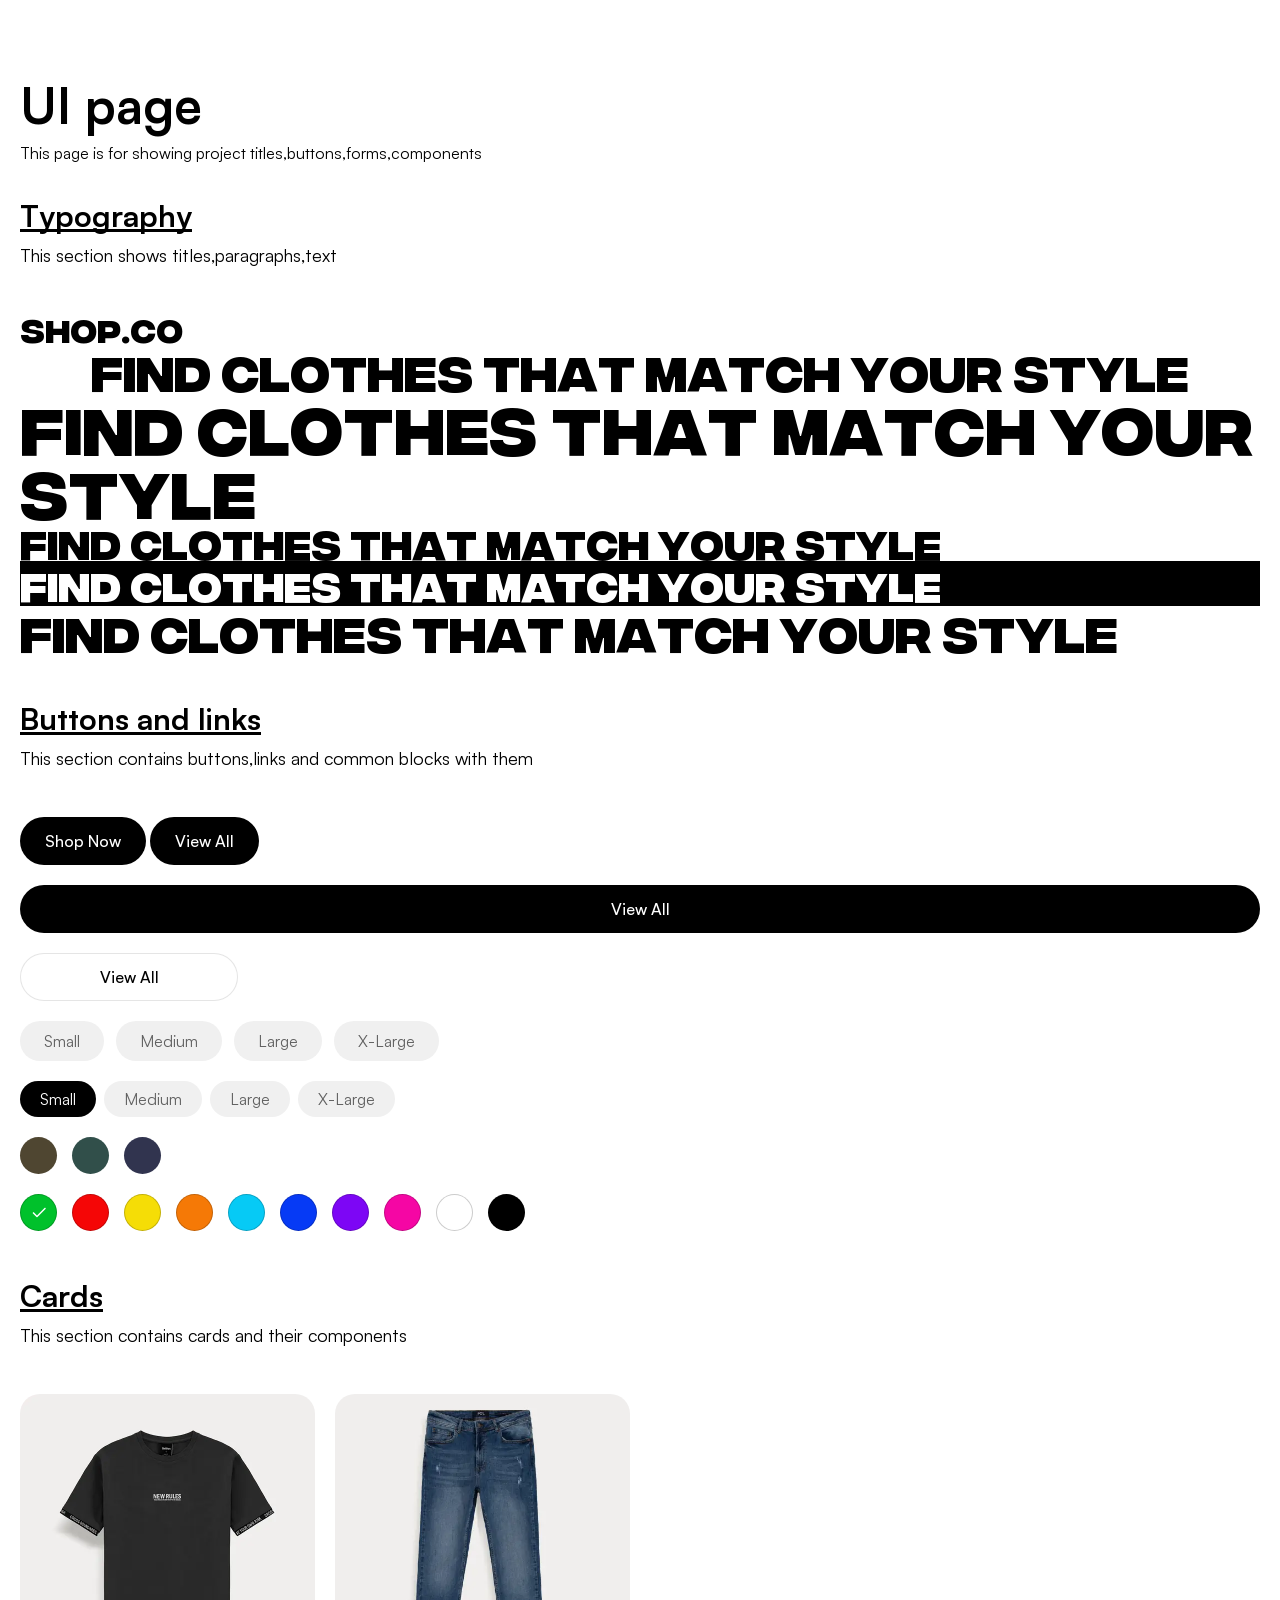
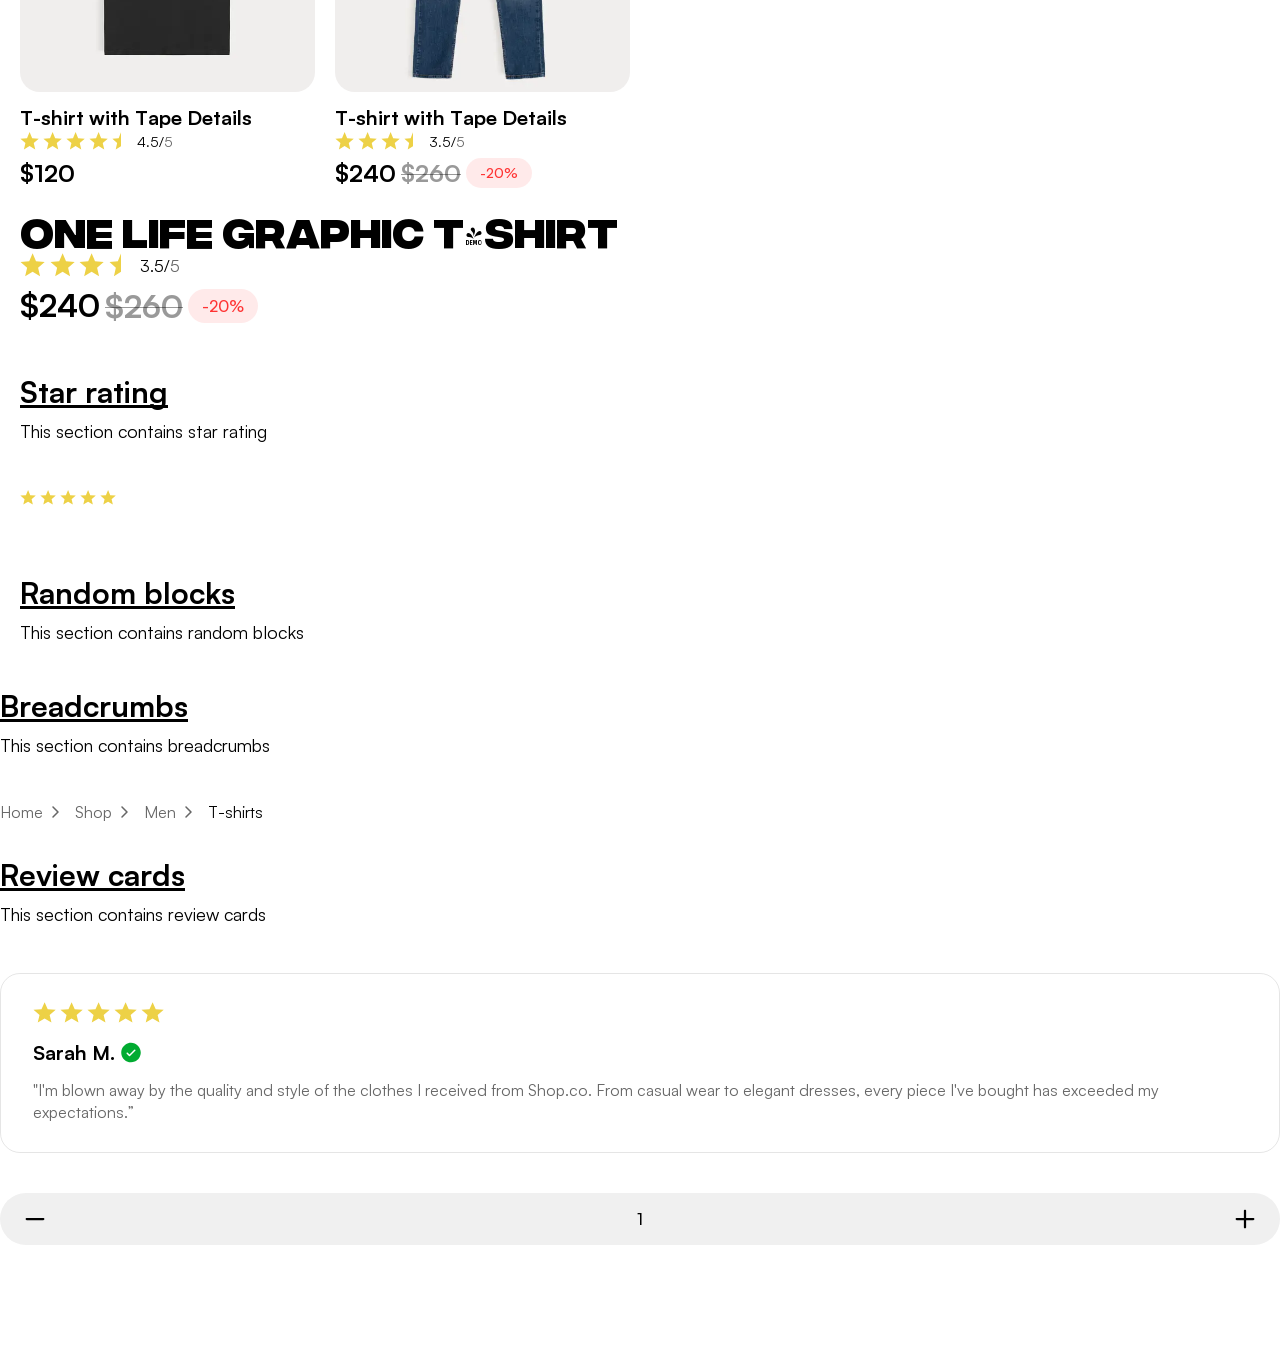
<file: UI.html>
<!DOCTYPE html>
<html lang="en">

<head>
	<title>UI</title>
	<meta charset="UTF-8">
	<meta name="format-detection" content="telephone=no">
	<!-- <style>body{opacity: 0;}</style> -->
	<link rel="stylesheet" href="css/style.min.css?_v=20260623131259">
	<link rel="shortcut icon" href="favicon.ico">
	<!-- <meta name="robots" content="noindex, nofollow"> -->
	<meta name="viewport" content="width=device-width, initial-scale=1.0">
</head>

<body>
	<div class="wrapper">
		<main class="common">
			<div class="common__container">
				<div class="common__heading">
					<h1 class="common__title">UI page</h1>
					<div class="common__heading-description description">
						<p>This page is for showing project titles,buttons,forms,components</p>
					</div>
				</div>
				<div class="common__block">
					<div class="common__block-heading">
						<h2 class="common__subtitle">Typography</h2>
						<div class="common__title-block-description description">
							<p>This section shows titles,paragraphs,text</p>
						</div>
					</div>
					<!-- TITLES========================================================================================= -->
					<div class="logo"><a href="#">SHOP.CO</a></div>
					<h2 class="title title--center">FIND CLOTHES THAT MATCH YOUR
						STYLE</h2>
					<h2 class="title title--big">FIND CLOTHES THAT MATCH YOUR
						STYLE</h2>
					<h2 class="title title--small">FIND CLOTHES THAT MATCH YOUR
						STYLE</h2>
					<h2 style="background-color: black;" class="title title--white">FIND CLOTHES THAT MATCH YOUR
						STYLE</h2>
					<h2 class="title">FIND CLOTHES THAT MATCH YOUR
						STYLE</h2>
				</div>

				<!-- BUTTONS==================================================================================================== -->

				<div class="common__block">
					<div class="common__block-heading">
						<h2 class="common__subtitle">Buttons and links</h2>
						<div class="common__title-block-description description">
							<p>This section contains buttons,links and common blocks with them</p>
						</div>
					</div>
					<div class="common__block-content">
						<a href="#" class="button">Shop Now</a>
						<button type="button" class="button">View All</button>
						<button type="button" class="button button--fw">View All</button>
						<button type="button" class="button button--white">View All</button>
						<div class="size-items">
							<label class="size-items__item">Small
								<input checked type="radio" value="small" class="size-items__input" name="product-size">
							</label>
							<label class="size-items__item">Medium
								<input type="radio" value="medium" class="size-items__input" name="product-size">
							</label>
							<label class="size-items__item">Large
								<input type="radio" value="large" class="size-items__input" name="product-size">
							</label>
							<label class="size-items__item">X-Large
								<input type="radio" value="x-large" class="size-items__input" name="product-size">
							</label>
						</div>
						<div class="size-items size-items--small">
							<label class="size-items__item">Small
								<input checked type="radio" value="small" class="size-items__input" name="product-size">
							</label>
							<label class="size-items__item">Medium
								<input type="radio" value="medium" class="size-items__input" name="product-size">
							</label>
							<label class="size-items__item">Large
								<input type="radio" value="large" class="size-items__input" name="product-size">
							</label>
							<label class="size-items__item">X-Large
								<input type="radio" value="x-large" class="size-items__input" name="product-size">
							</label>
						</div>
						<!-- COLOR FILTER========================================================================================= -->
						<div class="color-items">
							<label class="color-items__item  color-items__item--dark-1">
								<input checked type="radio" class="color-items__input" name="product-color" value="brown">
							</label>
							<label class="color-items__item color-items__item--dark-2">
								<input type="radio" class="color-items__input" name="product-color" value="green">
							</label>
							<label class="color-items__item color-items__item--dark-3">
								<input type="radio" class="color-items__input" name="product-color" value="purple">
							</label>
						</div>
						<div class="color-items color-items--border">
							<label class="color-items__item  color-items__item--green">
								<input checked type="radio" class="color-items__input" name="product-color">
							</label>
							<label class="color-items__item color-items__item--red">
								<input type="radio" class="color-items__input" name="product-color">
							</label>
							<label class="color-items__item color-items__item--yellow">
								<input type="radio" class="color-items__input" name="product-color">
							</label>
							<label class="color-items__item color-items__item--orange">
								<input type="radio" class="color-items__input" name="product-color">
							</label>
							<label class="color-items__item color-items__item--emerald">
								<input type="radio" class="color-items__input" name="product-color">
							</label>
							<label class="color-items__item color-items__item--blue">
								<input type="radio" class="color-items__input" name="product-color">
							</label>
							<label class="color-items__item color-items__item--purple">
								<input type="radio" class="color-items__input" name="product-color">
							</label>
							<label class="color-items__item color-items__item--pink">
								<input type="radio" class="color-items__input" name="product-color">
							</label>
							<label class="color-items__item color-items__item--white">
								<input type="radio" class="color-items__input" name="product-color">
							</label>
							<label class="color-items__item color-items__item--black">
								<input type="radio" class="color-items__input" name="product-color">
							</label>
						</div>
					</div>
				</div>

				<!--CARDS ===================================================================== -->
				<div class="common__block">
					<div class="common__block-heading">
						<h2 class="common__subtitle common__subtitle--font-weight">Cards</h2>
						<div class="common__title-block-description description">
							<p>This section contains cards and their components</p>
						</div>
					</div>
					<div class="common__block-content">
						<div class="items-product">
							<article class="item-product">
								<a href="product.html" class="item-product__picture-link">
									<img src="img/items/01.webp" class="item-product__image" alt="Image">
								</a>
								<div class="item-product__body body-item-product">
									<h4 class="body-item-product__title">
										<a href="product.html" class="body-item-product__link-title">T-shirt with Tape
											Details
										</a>
									</h4>
									<div class="body-item-product__rating-wrapper rating-wrapper">
										<div class="body-item-product__rating rating" data-rating data-rating-value="4.5">
										</div>
										<div class="body-item-product__rating-value rating-value">4.5/<span>5</span>
										</div>
									</div>
									<span class="body-item-product__price">$120</span>
								</div>
							</article>
							<article class="item-product">
								<a href="product.html" class="item-product__picture-link">
									<img src="img/items/02.webp" class="item-product__image" alt="Image"></a>
								<div class="item-product__body body-item-product">
									<h4 class="body-item-product__title">
										<a href="product.html" class="body-item-product__link-title">T-shirt with Tape
											Details</a>
									</h4>
									<div class="body-item-product__rating-wrapper rating-wrapper">
										<div class="body-item-product__rating rating" data-rating data-rating-value="3.5">
										</div>
										<div class="body-item-product__rating-value rating-value">3.5/<span>5</span>
										</div>
									</div>
									<div class="body-item-product__price-discount">
										<span class="body-item-product__price">$240</span>
										<span class="body-item-product__price-discounted">$260</span>
										<span class="body-item-product__percent-label">-20%</span>
									</div>
								</div>
							</article>
						</div>

						<!-- CARD BODY======================================================================================================================================================== -->

						<div class="item-product__body body-item-product body-item-product--align-content">
							<h4 class="body-item-product__title">
								One Life Graphic T-shirt
							</h4>
							<div class="body-item-product__rating-wrapper rating-wrapper">
								<div class="body-item-product__rating rating" data-rating data-rating-value="3.5">
								</div>
								<div class="body-item-product__rating-value rating-value">3.5/<span>5</span></div>
							</div>
							<div class="body-item-product__price-discount">
								<span class="body-item-product__price">$240</span>
								<span class="body-item-product__price-discounted">$260</span>
								<span class="body-item-product__percent-label">-20%</span>
							</div>
						</div>
					</div>
				</div>
				<!-- STAR RATINGS========================================================================================= -->
				<div class="common__block">
					<div class="common__block-heading">
						<h2 class="common__subtitle">Star rating</h2>
						<div class="common__title-block-description description">
							<p>This section contains star rating</p>
						</div>
					</div>
					<div class="common__block-content">
						<div class="rating" data-rating data-rating-value="5">
						</div>
					</div>
				</div>
				<div class="common__block-heading">
					<h2 class="common__subtitle">Random blocks</h2>
					<div class="common__title-block-description description">
						<p>This section contains random blocks</p>
					</div>
				</div>
				<div class="common__block-content">
				</div>
			</div>
			<!--BREADCRUMBS ===================================================================== -->
			<div class="common__block">
				<div class="common__block-heading">
					<h2 class="common__subtitle common__subtitle--font-weight">Breadcrumbs</h2>
					<div class="common__title-block-description description">
						<p>This section contains breadcrumbs</p>
					</div>
				</div>
				<div class="common__block-content">
					<div class="breadcrumbs">
						<ul class="breadcrumbs__list">
							<li class="breadcrumbs__item">
								<a href="#">Home</a>
							</li>
							<li class="breadcrumbs__item">
								<a href="#">Shop</a>
							</li>
							<li class="breadcrumbs__item">
								<a href="#">Men</a>
							</li>
							<li class="breadcrumbs__item">
								<span>T-shirts</span>
							</li>
						</ul>
					</div>
				</div>
			</div>
			<!--REVIEW CARDS ===================================================================== -->
			<div class="common__block">
				<div class="common__block-heading">
					<h2 class="common__subtitle common__subtitle--font-weight">Review cards</h2>
					<div class="common__title-block-description description">
						<p>This section contains review cards</p>
					</div>
				</div>
				<div class="common__block-content">
					<div class="review-card">
						<div class="review-card__rating rating" data-rating data-rating-value="5"></div>
						<div class="review-card__name">Sarah M.</div>
						<div class="review-card__text">
							<blockquote>"I'm blown away by the quality and style of the clothes I
								received
								from Shop.co. From casual wear to elegant dresses, every piece I've
								bought
								has exceeded my expectations.”
							</blockquote>
						</div>
					</div>
				</div>
			</div>
			<!-- QUANTITY================================================================================= -->
			<div data-quantity class="quantity">
				<button data-quantity-minus type="button" class="quantity__button quantity__button--minus" aria-label="Decrease quantity">
				</button>
				<div class="quantity__input">
					<input data-quantity-value autocomplete="off" type="text" name="form[]" value="1">
				</div>
				<button data-quantity-plus type="button" class="quantity__button quantity__button--plus" aria-label="Increase quantity">
				</button>
			</div>
		</main>
	</div>
	<script src="js/app.min.js?_v=20260623131259"></script>
</body>
</file>
<file: css/style.min.css>
@font-face{font-family:Satoshi;font-display:swap;src:url(../fonts/Satoshi-Regular.woff2) format("woff2");font-weight:400;font-style:normal}@font-face{font-family:Integral CF;font-display:swap;src:url(../fonts/Integralcf-bold.woff2) format("woff2");font-weight:700;font-style:normal}@font-face{font-family:Satoshi;font-display:swap;src:url(../fonts/Satoshi-Medium.woff2) format("woff2");font-weight:500;font-style:normal}@font-face{font-family:Satoshi;font-display:swap;src:url(../fonts/Satoshi-Bold.woff2) format("woff2");font-weight:700;font-style:normal}*{padding:0;margin:0;border:0}*,*::after,*::before{box-sizing:border-box}*::after,*::before{display:inline-block}body,html{height:100%;min-width:320px}body{color:#000;line-height:1;font-family:Satoshi;font-size:1rem;-ms-text-size-adjust:100%;-moz-text-size-adjust:100%;-webkit-text-size-adjust:100%;-webkit-font-smoothing:antialiased;-moz-osx-font-smoothing:grayscale}button,input,textarea{font-family:Satoshi;font-size:inherit;line-height:inherit;color:inherit;background-color:rgba(0,0,0,0)}input,textarea{width:100%}label{display:inline-block}button,option,select{cursor:pointer}a{display:inline-block;color:inherit;text-decoration:none}ul li{list-style:none}img{vertical-align:top}h1,h2,h3,h4,h5,h6{font-weight:inherit;font-size:inherit}input[type=search]::-webkit-search-cancel-button{-webkit-appearance:none;appearance:none}body{background:#fff;color:#000;overflow-x:hidden}.lock body{overflow:hidden;touch-action:none;-ms-scroll-chaining:none;overscroll-behavior:none}.wrapper{min-height:100%;display:flex;flex-direction:column;overflow:hidden}@supports (overflow:clip){.wrapper{overflow:clip}}.wrapper>main{flex:1 1 auto}.wrapper>*{min-width:0}.header__container--after::after{display:none}[class*=__container]{max-width:79.375rem;margin:0 auto;padding:0 .9375rem}[class*="--gc"]{display:grid;min-width:0;grid-template-columns:.9375rem 1fr minmax(auto,77.5rem) 1fr .9375rem}[class*="--gc"]>*{min-width:0;grid-column:3/4}input[type=email],input[type=tel],input[type=text],textarea{-webkit-appearance:none;appearance:none}input[type=password]{font-size:1rem;letter-spacing:.125rem}.input{border-radius:3.875rem;caret-color:inherit}.input._form-focus{outline:1px solid gray}.input[placeholder]:not([data-placeholder-nohiden])::-webkit-input-placeholder{-webkit-transition:opacity .3s;transition:opacity .3s;color:rgba(0,0,0,.4);line-height:.8}.input[placeholder]:not([data-placeholder-nohiden]):-ms-input-placeholder{-ms-transition:opacity .3s;transition:opacity .3s;color:rgba(0,0,0,.4);line-height:.8}.input[placeholder]:not([data-placeholder-nohiden])::-ms-input-placeholder{-ms-transition:opacity .3s;transition:opacity .3s;color:rgba(0,0,0,.4);line-height:.8}.input[placeholder]:not([data-placeholder-nohiden])::placeholder{transition:opacity .3s;color:rgba(0,0,0,.4);line-height:.8}.input[placeholder]:not([data-placeholder-nohiden]):focus::-webkit-input-placeholder{opacity:0}.input[placeholder]:not([data-placeholder-nohiden]):focus:-ms-input-placeholder{opacity:0}.input[placeholder]:not([data-placeholder-nohiden]):focus::-ms-input-placeholder{opacity:0}.input[placeholder]:not([data-placeholder-nohiden]):focus::placeholder{opacity:0}textarea.input{resize:none;padding:0 0}.select{flex:0 0 7.5rem;min-width:0;position:relative}.select__body{position:relative}.select__title{color:inherit;text-align:left;border-radius:3.875rem;background-color:#f0f0f0;cursor:pointer;width:100%}.select__value{display:flex;min-width:0;align-items:center}.select__value>*{flex:1 1 auto}.select__value:after{content:"";align-self:stretch;flex:0 0 16px;height:1rem;transition:all .3s ease 0s;display:flex;justify-content:center;align-items:center;background:url(../img/icons/ap-down.svg) center/100% no-repeat}._select-open .select__value:after{-webkit-transform:rotate(-180deg);transform:rotate(-180deg)}.select__value._select-pseudo-label::before{content:attr(data-pseudo-label);opacity:.5}.select__content{flex:1 1 auto;text-overflow:ellipsis;white-space:nowrap;line-height:.8;transition:color .3s}.select__text{flex:1 1 auto;overflow:hidden;text-overflow:ellipsis;white-space:nowrap}.select__input{width:100%;background-color:rgba(0,0,0,0);height:100%}.select__options{color:#000;position:absolute;top:calc(100% - -.1375rem);border-radius:.625rem;min-width:100%;left:0;background-color:#f0f0f0;border-top:0;border:1px solid #d9d9d9;border-top:0;padding:10px 0 5px 0}.select__scroll{overflow-y:auto;overflow-x:hidden;max-height:12.5rem}.select__option{width:100%;text-align:left;cursor:pointer;padding:5px 10px;color:inherit;border-radius:8px}.select__option._select-selected{background-color:#eee}.select__row{display:inline-flex;align-items:center}.select--show-top .select__options{top:auto;bottom:calc(100% - .0625rem);border:1px solid #d9d9d9;border-bottom:0;border-radius:4px 4px 0 0;padding:5px 0 10px 0}._select-tag{cursor:pointer}.catalog .select{flex-shrink:0}.catalog .select__title{color:#000;font-weight:500;text-align:left;background-color:#fff}.catalog .select__value{padding:0}.catalog .select__value::after{align-self:center}.catalog .select__options{color:#000;position:absolute;top:calc(100% - -.625rem);border-radius:.625rem;min-width:100%;left:-.5rem;background-color:#fff}.rating{display:inline-block}.rating__items{display:inline-flex;align-items:flex-start;gap:.28125rem}.rating__item{flex:0 0 .96875rem;width:.96875rem;height:.96875rem;position:relative;background:url([data-uri]) 0 0/.96875rem no-repeat;transition:all .3s}.rating__item--active{background:url([data-uri]) 0 0/.96875rem no-repeat}.rating__item span{position:absolute;top:0;left:0;width:0%;height:.96875rem;background:url([data-uri]) 0 0/.96875rem no-repeat}.rating__input{width:100%;height:100%;opacity:0;display:block}[data-rating=set] .rating__input{cursor:pointer}.quantity{padding:.9375rem 1.25rem;display:flex;border-radius:3.875rem;background:#f0f0f0}.quantity__button{flex:0 0 1.875rem;position:relative;cursor:pointer}.quantity__button::after,.quantity__button::before{content:"";position:absolute;top:50%;left:50%;-webkit-transform:translate(-50%,-50%);transform:translate(-50%,-50%)}.quantity .quantity__button--plus::before{background:url(../img/icons/plus.svg) center/100% no-repeat}.quantity .quantity__button--minus::before{background:url(../img/icons/minus.svg) center/100% no-repeat}.quantity__input{flex:1 1 auto}.quantity__input input{height:100%;font-weight:500;width:100%;text-align:center}.cart-card__quantity{flex:0 1 7.875rem;padding:.75rem 1.25rem}.cart-card__quantity .quantity__button{flex:0 0 1.25rem;position:relative}.cart-card__quantity .quantity__button::after,.cart-card__quantity .quantity__button::before{content:"";position:absolute;top:50%;left:50%;-webkit-transform:translate(-50%,-50%);transform:translate(-50%,-50%)}.cart-card__quantity .quantity__input input{font-size:.875rem}.noUi-target,.noUi-target *{-webkit-touch-callout:none;-webkit-tap-highlight-color:transparent;-webkit-user-select:none;touch-action:none;-ms-user-select:none;user-select:none;box-sizing:border-box}.noUi-target{position:relative}.noUi-base,.noUi-connects{width:100%;height:100%;position:relative;z-index:1}.noUi-connects{overflow:hidden;z-index:0}.noUi-connect,.noUi-origin{will-change:transform;position:absolute;z-index:1;top:0;right:0;height:100%;width:100%;-ms-transform-origin:0 0;-webkit-transform-origin:0 0;-webkit-transform-style:preserve-3d;transform-origin:0 0;-webkit-transform-style:flat;transform-style:flat}.noUi-txt-dir-rtl.noUi-horizontal .noUi-origin{left:0;right:auto}.noUi-vertical .noUi-origin{top:-100%;width:0}.noUi-horizontal .noUi-origin{height:0}.noUi-handle{-webkit-backface-visibility:hidden;backface-visibility:hidden;position:absolute}.noUi-touch-area{height:100%;width:100%}.noUi-state-tap .noUi-connect,.noUi-state-tap .noUi-origin{transition:-webkit-transform .3s;transition:transform .3s;transition:transform .3s,-webkit-transform .3s}.noUi-state-drag *{cursor:inherit!important}.noUi-horizontal{height:6px}.noUi-horizontal .noUi-handle{width:20px;height:20px;right:-10px;top:0;-webkit-transform:translate(0,-35%);transform:translate(0,-35%)}.noUi-vertical{width:18px}.noUi-vertical .noUi-handle{width:28px;height:34px;right:-6px;bottom:-17px}.noUi-txt-dir-rtl.noUi-horizontal .noUi-handle{left:-17px;right:auto}.noUi-target{background:rgba(0,0,0,.1);border-radius:6px}.noUi-connects{border-radius:6px}.noUi-connect{background:#000}.noUi-draggable{cursor:ew-resize}.noUi-vertical .noUi-draggable{cursor:ns-resize}.noUi-handle{border-radius:50%;background:#000;cursor:pointer}.noUi-vertical .noUi-handle:after,.noUi-vertical .noUi-handle:before{width:14px;height:1px;left:6px;top:14px}.noUi-vertical .noUi-handle:after{top:17px}[disabled] .noUi-connect{background:#b8b8b8}[disabled] .noUi-handle,[disabled].noUi-handle,[disabled].noUi-target{cursor:not-allowed}.noUi-pips,.noUi-pips *{box-sizing:border-box}.noUi-pips{position:absolute;color:#999}.noUi-value{position:absolute;white-space:nowrap;text-align:center}.noUi-value-sub{color:#ccc;font-size:10px}.noUi-marker{position:absolute;background:#ccc}.noUi-marker-sub{background:#aaa}.noUi-marker-large{background:#aaa}.noUi-pips-horizontal{padding:10px 0;height:80px;top:100%;left:0;width:100%}.noUi-value-horizontal{-webkit-transform:translate(-50%,50%);transform:translate(-50%,50%)}.noUi-rtl .noUi-value-horizontal{-webkit-transform:translate(50%,50%);transform:translate(50%,50%)}.noUi-marker-horizontal.noUi-marker{margin-left:-1px;width:2px;height:5px}.noUi-marker-horizontal.noUi-marker-sub{height:10px}.noUi-marker-horizontal.noUi-marker-large{height:15px}.noUi-pips-vertical{padding:0 10px;height:100%;top:0;left:100%}.noUi-value-vertical{-webkit-transform:translate(0,-50%);transform:translate(0,-50%);padding-left:25px}.noUi-rtl .noUi-value-vertical{-webkit-transform:translate(0,50%);transform:translate(0,50%)}.noUi-marker-vertical.noUi-marker{width:5px;height:2px;margin-top:-1px}.noUi-marker-vertical.noUi-marker-sub{width:10px}.noUi-marker-vertical.noUi-marker-large{width:15px}.noUi-tooltip{display:block;position:absolute;background:rgba(0,0,0,0);font-size:14px;font-weight:500;color:#000;padding:5px;text-align:center;white-space:nowrap}.noUi-horizontal .noUi-tooltip{-webkit-transform:translate(-50%,0);transform:translate(-50%,0);left:50%;top:120%}.noUi-vertical .noUi-tooltip{-webkit-transform:translate(0,-50%);transform:translate(0,-50%);top:50%;right:120%}.noUi-horizontal .noUi-origin>.noUi-tooltip{-webkit-transform:translate(50%,0);transform:translate(50%,0);left:auto;top:15px}.noUi-vertical .noUi-origin>.noUi-tooltip{-webkit-transform:translate(0,-18px);transform:translate(0,-18px);top:auto;right:28px}.menu__list{display:flex;flex-wrap:wrap;align-items:center;row-gap:.9375rem}.menu__item{flex-shrink:0}.menu .spollers__title,.menu__link{line-height:normal;transition:color .3s}.icon-menu{display:none}body::after{content:"";background-color:rgba(0,0,0,.2);position:fixed;width:100%;height:100%;top:0;left:0;opacity:0;transition:opacity .8s ease 0s;pointer-events:none;z-index:149}.popup-show body::after{opacity:1}.popup{position:fixed;top:1.875rem;left:0;bottom:0;right:0;padding:1.875rem .625rem;transition:visibility .8s ease 0s;visibility:hidden;pointer-events:none}.popup_show{z-index:150;visibility:visible;overflow:auto;pointer-events:auto}.popup_show .popup__content{visibility:visible;-webkit-transform:scale(1);transform:scale(1)}.popup__wrapper{display:flex;flex-direction:column;align-items:center;min-height:100%;flex:1 1 auto;width:100%;display:flex;justify-content:center;align-items:center}.popup__content{visibility:hidden;-webkit-transform:scale(0);transform:scale(0);transition:-webkit-transform .2s ease-in-out;transition:transform .2s ease-in-out;transition:transform .2s ease-in-out,-webkit-transform .2s ease-in-out;flex:1 1 auto;max-width:30.375rem;width:100%}.lock .popup__content{visibility:visible}.sign-in,.sign-up{border-radius:1.25rem;height:100%;width:100%;position:relative;background-color:#000}.sign-in__close-icon,.sign-up__close-icon{position:absolute;width:1.5rem;height:1.5rem;top:1.5rem;right:1.5rem}.sign-in__close-icon::before,.sign-up__close-icon::before{content:"";position:absolute;top:0;left:0;width:100%;height:100%;background:url(../img/icons/close.svg) 0 0/100% no-repeat;-webkit-transform:scale(1);transform:scale(1);transition:-webkit-transform .3s;transition:transform .3s;transition:transform .3s,-webkit-transform .3s}.sign-in__title-block,.sign-up__title-block{text-align:center}.sign-in__title-block:not(:last-child),.sign-up__title-block:not(:last-child){margin-bottom:1.5rem}.sign-in__title,.sign-up__title{color:#fff;font-family:"Integral CF";font-weight:700;line-height:1.13}.sign-in__title:not(:last-child),.sign-up__title:not(:last-child){margin-bottom:1.5rem}.sign-in__form,.sign-up__form{display:flex;flex-direction:column}.sign-in__form>*:not(:last-child),.sign-up__form>*:not(:last-child){margin-bottom:1.5rem}.sign-in__form:not(:last-child),.sign-up__form:not(:last-child){margin-bottom:1.5rem}.sign-in__input-wrapper,.sign-up__input-wrapper{position:relative}.sign-in__label,.sign-up__label{margin-bottom:.5rem;color:#fff}.sign-in__input-wrapper--margin-bottom,.sign-up__input-wrapper--margin-bottom{margin-bottom:2.1875rem}.sign-in__confirm-password-input,.sign-in__password-input,.sign-up__confirm-password-input,.sign-up__password-input{padding-right:2.5rem}.sign-in__show-confirm-password-button,.sign-in__show-password-button,.sign-up__show-confirm-password-button,.sign-up__show-password-button{position:absolute;top:50%;-webkit-transform:translateY(-50%);transform:translateY(-50%);width:1.25rem;height:1.25rem;cursor:pointer;background:0 0;border:none;outline:0}.sign-in__show-confirm-password-button::before,.sign-in__show-password-button::before,.sign-up__show-confirm-password-button::before,.sign-up__show-password-button::before{content:"";display:block;width:100%;height:100%;background:url(../img/icons/eye-closed.svg) 0 0/contain no-repeat}.sign-in__form-buttons,.sign-up__form-buttons{display:flex;flex-wrap:wrap;align-items:center;justify-content:center;gap:.9375rem}.sign-in__button.button--white,.sign-up__button.button--white{align-self:center;border:.0625rem solid transparent}.sign-in__sign-in-button,.sign-in__sign-up-button,.sign-up__sign-in-button,.sign-up__sign-up-button{flex:0 0 auto;color:#fff;text-decoration:underline;text-underline-offset:3px;-webkit-text-decoration-skip-ink:none;text-decoration-skip-ink:none;text-decoration-color:transparent;transition:text-decoration-color .3s}.sign-in__sign-in-button:hover,.sign-in__sign-up-button:hover,.sign-up__sign-in-button:hover,.sign-up__sign-up-button:hover{text-decoration-color:initial}.popup-input{padding:.8125rem .9375rem;background-color:#fff}.show-password::before{background:url(../img/icons/eye-open.svg) 0 0/contain no-repeat}.password-mismatch{border:.125rem solid red}.match-message{color:red;font-size:.875rem;position:absolute;left:.9375rem;bottom:-1.125rem;display:none;white-space:nowrap;z-index:2}.popup--filters{top:0;padding-left:0;padding-right:0}.filters-popup-close-icon{top:1.625rem;right:1.625rem;width:1.5rem;height:1.5rem;position:absolute;z-index:10}.filters-popup-close-icon::before{content:"";width:100%;height:100%;background:url(../img/icons/close-gray.svg) 0 0/100% no-repeat;z-index:10;transition:background .3s}.spollers__title--popup{margin-bottom:1.5rem}.spollers{display:grid;gap:.9375rem}.spollers__item{position:relative;text-align:center}.spollers__title{padding-right:1.4375rem;cursor:default;position:relative;list-style:none}.spollers__title::-webkit-details-marker,.spollers__title::marker{display:none}._spoller-init .spollers__title{cursor:pointer}._spoller-init .spollers__title::before{content:"";position:absolute;top:50%;right:.25rem;-webkit-transform:translate(0,-43%);transform:translate(0,-43%);width:.875rem;height:.875rem;background:url(../img/icons/ap-down.svg) 0 0/100% no-repeat;transition:all .3s}._spoller-init .spollers__title._spoller-active::before{-webkit-transform:translate(0,-50%) rotate(180deg);transform:translate(0,-50%) rotate(180deg)}.spollers__body{background-color:#fff;position:absolute;top:2.875rem;padding:1.25rem;border-radius:.3125rem;border:.0625rem solid #eee;box-shadow:0 0 3px 0 rgba(0,0,0,.75);display:grid;grid-template-columns:repeat(2,15.625rem);gap:.9375rem;z-index:1}.spollers__body-text{padding:.3125rem;border-radius:.3125rem;transition:background-color .3s}.spollers__body-text h2{color:#000}.spollers__body-text h2:not(:last-child){margin-bottom:.3125rem}.spollers__body-text p{color:rgba(0,0,0,.6)}.filters,.filters-popup{background-color:#fff;padding:1.5rem;padding-bottom:0;border-radius:1.25rem;border:.0625rem solid rgba(0,0,0,.1)}.filters-popup__spollers .spollers__body,.filters__spollers .spollers__body{position:static;border:none;box-shadow:none;padding:0;grid-template-columns:1fr}.filters .spollers__item,.filters-popup .spollers__item{text-align:left}.filters-popup__form,.filters__form{border-top:.0625rem solid rgba(0,0,0,.1);display:grid}.filters-popup__section,.filters__section{padding:1.5rem 0}.filters-popup__section:not(:last-of-type),.filters__section:not(:last-of-type){border-bottom:.0625rem solid rgba(0,0,0,.1)}.filters.filters--active{display:block}.filters-popup>.filters-popup__spollers>.spollers__item>.spollers__body,.filters>.filters__spollers>.spollers__item>.spollers__body{margin-bottom:1.5rem}.filters>.filters__spollers>.spollers__item>.spollers__title{display:flex;align-items:center;justify-content:space-between;padding-right:0!important}.filters>.filters__spollers>.spollers__item>.spollers__title::before{display:none}.filters>.filters__spollers>.spollers__item>.spollers__title::after{display:flex;align-items:center;justify-content:center;content:"";width:1.5rem;height:1.5rem;background:url(../img/icons/filter-gray.svg) 0 0/100% no-repeat;transition:background-image .3s}.filter>.filter__spollers>.spollers__item>.spollers__title,.filters-popup>.filters-popup__spollers>.spollers__item>.spollers__title,.filters>.filters__spollers>.spollers__item>.spollers__title{font-size:1.25rem;font-weight:700;line-height:normal;transition:color .3s}.filter__menu-list{display:grid;row-gap:1.25rem}.filter__item-link{display:flex;align-items:center;justify-content:space-between;color:rgba(0,0,0,.6);line-height:normal;transition:color .3s}.filter__item-link::after{content:"";width:16px;height:16px;background:url(../img/icons/ap-right-gray.svg) 0 0/100% no-repeat;transition:background-image .3s}.tabs__navigation{display:flex;min-height:3rem;border-bottom:.0625rem solid rgba(0,0,0,.1);overflow-y:auto}.tabs__title{flex:1 0 auto;padding:1.5rem .9375rem;color:rgba(0,0,0,.6);line-height:1.1;transition:color .3s}.tabs__title._tab-active{border-bottom:.0625rem solid #000;color:#000;font-weight:500}.ibg{width:100%;height:100%;-o-object-fit:cover;object-fit:cover}.ibg--top{-o-object-position:top;object-position:top}.ibg--bottom{-o-object-position:bottom;object-position:bottom}.ibg--left{-o-object-position:left;object-position:left}.ibg--right{-o-object-position:right;object-position:right}.ibg--contain{-o-object-fit:contain;object-fit:contain}.common{background-color:#fff;padding-bottom:6.25rem}.common__container{margin-top:5rem}.common__container>*{margin-bottom:3.125rem}.common__heading{margin-bottom:2.5rem}.common__heading>*{margin-bottom:.9375rem}.common__block-content{margin-bottom:2.5rem}.common__block-content>*{margin-bottom:1.25rem}.common__block-heading{margin-bottom:3.125rem}.common__title{font-weight:700;font-size:3.125rem}.common__subtitle{font-size:1.875rem;font-weight:700;text-decoration:underline;-webkit-text-decoration-skip-ink:none;text-decoration-skip-ink:none}.common__subtitle:not(:last-child){margin-bottom:.9375rem}.common__subtitle--font-weight{font-weight:800}.common__title-block-description p{font-size:1.125rem}.logo a{color:#000;font-family:"Integral CF";font-weight:700;line-height:.9}.title{font-family:Integral CF;text-transform:uppercase;font-weight:700}.title--center{text-align:center}.title--white{color:#fff;line-height:1.12}.button{text-align:center;border-radius:3.875rem;border:.0625rem solid transparent;padding:.75rem 1.5rem;background-color:#000;line-height:normal;color:#fff;font-weight:500;transition:all .3s}.button--fw{width:100%}.button--white{min-width:13.625rem;background-color:#fff;color:#000;border:.0625rem solid rgba(0,0,0,.1)}.button--white-big{min-width:14.375rem}.size-items{display:flex;align-items:center;flex-wrap:wrap;gap:.75rem}.size-items__item{position:relative;cursor:pointer;padding:.75rem 1.5rem;border-radius:3.875rem;overflow:hidden;background-color:#f0f0f0;color:rgba(0,0,0,.6);transition:all .3s}.size-items__input{position:absolute;width:0;height:0;opacity:0}.size-items--small{gap:.5rem}.size-items--small>*{padding:.625rem 1.25rem}.size-items__item:has(input:focus-visible){outline:.125rem solid #000}.size-items__item:has(input:checked){background-color:#000;color:#fff}.color-items{display:flex;align-items:center;flex-wrap:wrap}.color-items__item{position:relative;flex:0 0 2.3125rem;height:2.3125rem;border-radius:50%;display:flex;align-items:center;justify-content:center}.color-items__item::before{content:"";width:1rem;height:1rem;background:url(../img/icons/tick-filter.svg) center/100% no-repeat;opacity:0}.color-items__item:has(input:checked)::before{opacity:1}.color-items__item--dark-1{background-color:#4f4631}.color-items__item--dark-2{background-color:#314f4a}.color-items__item--dark-3{background-color:#31344f}.color-items__item--green{background-color:#00c12b}.color-items__item--red{background-color:#f50606}.color-items__item--yellow{background-color:#f5dd06}.color-items__item--orange{background-color:#f57906}.color-items__item--emerald{background-color:#06caf5}.color-items__item--blue{background-color:#063af5}.color-items__item--purple{background-color:#7d06f5}.color-items__item--pink{background-color:#f506a4}.color-items__item--white{background-color:#fff}.color-items__item--white::before{content:"";width:1rem;height:1rem;background:url(../img/icons/tick-filter-black.svg) center/100% no-repeat;opacity:0}.color-items__item--black{background-color:#000}.color-items__input{position:absolute;opacity:0;width:100%;height:100%;cursor:pointer;z-index:2}.color-items--border>*{border:.03125rem solid rgba(0,0,0,.2)}.items-product{display:grid;grid-template-columns:repeat(4,1fr)}.items-product--wrap-width{grid-template-columns:repeat(3,1fr)}.item-product{display:grid;gap:1rem;grid-template-rows:auto 1fr}.item-product__picture-link{aspect-ratio:295/298;overflow:hidden;border-radius:1.25rem}.item-product__image{width:100%;height:100%;-o-object-fit:cover;object-fit:cover;transition:-webkit-transform .3s;transition:transform .3s;transition:transform .3s,-webkit-transform .3s}.body-item-product{display:grid;grid-template-rows:1fr auto auto;gap:.28125rem}.body-item-product__title{min-width:0}.body-item-product__link-title{font-weight:700;white-space:nowrap;text-overflow:ellipsis;overflow:hidden;display:block;transition:color .3s}.body-item-product__rating-value{color:#000;line-height:normal}.body-item-product__rating-value span{color:rgba(0,0,0,.6)}.body-item-product__price-discount{display:flex;align-items:center;gap:.3125rem}.body-item-product__price{font-weight:700;line-height:normal}.body-item-product__price-discounted{color:rgba(0,0,0,.4);font-weight:700;-webkit-text-decoration:.0625rem rgba(0,0,0,.4) line-through;text-decoration:.0625rem rgba(0,0,0,.4) line-through}.body-item-product__percent-label{padding:.375rem .875rem;border-radius:3.875rem;background:rgba(255,51,51,.1);display:flex;justify-content:center;align-items:center;color:#f33;font-weight:500;line-height:normal}.body-item-product .rating__item,.body-item-product .rating__item span{flex:0 0 1.15625rem;width:1.15625rem;height:1.15625rem}.body-item-product .rating__item span,.body-item-product .rating__item--active{background:url([data-uri]) 0 0/1.15625rem no-repeat}.body-item-product--align-content{align-content:center}.body-item-product--align-content .body-item-product__title{font-family:"Integral CF";font-weight:700}.body-item-product--align-content .body-item-product__rating-value{color:#000;line-height:normal}.body-item-product--align-content .body-item-product__rating-value span{color:rgba(0,0,0,.6);line-height:normal}.body-item-product--align-content .rating__item,.body-item-product--align-content .rating__item span{flex:0 0 1.5625rem;width:1.5625rem;height:1.5625rem}.body-item-product--align-content .rating__item span,.body-item-product--align-content .rating__item--active{background:url([data-uri]) 0 0/1.5625rem no-repeat}.rating-wrapper{display:flex;align-items:center;gap:.375rem;line-height:.9}.rating-value{font-size:.875rem}.rating-value span{color:rgba(0,0,0,.6)}.subscription{padding:2.903226% 5.16129%;border-radius:1.25rem;overflow:hidden;background:#000;display:flex;align-items:center;-webkit-column-gap:.9375rem;-moz-column-gap:.9375rem;column-gap:.9375rem;justify-content:space-between}.subscription__title{font-style:normal;flex:0 1 35.25rem;max-width:35.25rem}.subscription__form{flex:0 1 21.875rem}.subscription__input{padding:.75rem 1rem .75rem 3.25rem;background:#fff url(../img/icons/email.svg) no-repeat 1rem .6875rem/1.5rem 1.5rem}.subscription__input:not(:last-child){margin-bottom:.875rem}.subscription__button{width:100%;padding:.75rem 1rem;color:#000;line-height:normal}.breadcrumbs__list{display:flex;align-items:center}.breadcrumbs__item{display:flex;align-items:center;gap:.25rem}.breadcrumbs__item:not(:last-child)::after{content:"";background:url(../img/icons/ap-right-black.svg) 0 0/100% no-repeat;align-self:flex-end}.breadcrumbs__item a{color:rgba(0,0,0,.6);transition:color .3s}.review-card{display:flex;flex-direction:column;align-items:flex-start;gap:.8125rem;border-radius:1.25rem;border:.0625rem solid rgba(0,0,0,.1);padding:1.75rem 2rem}.review-card__name{font-weight:700;line-height:1.4;min-height:1.5rem;display:flex;gap:.25rem;align-items:center;flex-shrink:0}.review-card__name::after{content:"";flex:0 0 1.5rem;width:100%;width:1.5rem;height:1.5rem;display:flex;align-self:flex-start;justify-content:center;background:url(../img/icons/tick.svg) 0 .0625rem/1.5rem no-repeat}.review-card__text blockquote{color:rgba(0,0,0,.6);line-height:1.37}.review-card__text blockquote:not(:last-child){margin-bottom:.9375rem}.rating__item span,.review-card__rating .rating__item{flex:0 0 1.40625rem;width:1.40625rem;height:1.40625rem}.rating__item span,.review-card__rating .rating__item--active{background:url([data-uri]) 0 0/1.40625rem no-repeat}.upper-header{position:relative;z-index:51;background:#000;min-height:1.25rem}.upper-header__text-buttons{padding:.5625rem 0;display:flex;flex-wrap:wrap;gap:.9375rem;align-items:center;line-height:normal;color:#fff}.upper-header__text-button{text-align:center;flex:1 1 auto;min-height:1.25rem}.upper-header__sign-up-button{font-weight:500;text-decoration:underline;text-underline-offset:3px;-webkit-text-decoration-skip-ink:none;text-decoration-skip-ink:none;text-decoration-color:initial;transition:text-decoration-color .3s}.upper-header__sign-up-button:hover{text-decoration-color:transparent}.upper-header__close-button{width:1.25rem;height:1.25rem;transition:-webkit-transform .2s;transition:transform .2s;transition:transform .2s,-webkit-transform .2s}.upper-header .icon{display:block;width:100%;height:100%}.header{position:sticky;top:0;left:0;width:100%;background-color:#fff;z-index:50}.header__container{position:relative;padding:1.5rem .9375rem;display:flex;align-items:center}.header__container::after{content:"";position:absolute;left:.9375rem;bottom:0;width:77.5rem;height:.0625rem;background-color:rgba(0,0,0,.1)}.header__action-buttons{display:flex;align-items:center;gap:.875rem}.header__action-buttons>*{display:flex;align-items:center;justify-content:center}.header__cart-link{position:relative}.header__cart-link-counter{position:absolute;top:-.8125rem;right:-.625rem;padding:.1875rem .3125rem;background-color:#000;display:inline-flex;align-items:center;justify-content:center;min-height:.9375rem;min-width:.9375rem;border-radius:50%;color:#f0f0f0}.header__cart-icon,.header__sign-in-button-icon{width:1.5rem;height:1.5rem}.header__cart-icon .icon,.header__sign-in-button-icon .icon{display:block;width:100%;height:100%;will-change:transform;transition:-webkit-transform .3s;transition:transform .3s;transition:transform .3s,-webkit-transform .3s}.header__cart-link .header__cart-link-counter{display:none}.search-form{position:relative;flex:1 1 auto;border-radius:3.875rem;background:#f0f0f0;max-width:35.625rem}.search-form__input{display:block;padding-right:.625rem;width:100%}.search-form__button{display:flex;align-items:center;justify-content:center;position:absolute;top:50%;-webkit-transform:translate(0,-50%);transform:translate(0,-50%)}.search-form__button .icon{color:rgba(0,0,0,.4);fill:currentColor;display:block;width:100%;height:100%;transition:color .3s,fill .3s}.footer{background-color:#f0f0f0}.footer__body{display:flex;align-items:flex-start}.footer__logo-text-social{flex:0 1 15.5rem}.footer__text{color:rgba(0,0,0,.6);font-size:.875rem;line-height:1.57}.footer__text p:not(:last-child){margin-bottom:.9375rem}.footer__social{display:flex;align-items:center;gap:.75rem}.footer__social-icon{flex:0 0 1.875rem;width:1.875rem;height:1.875rem}.footer__social-icon .icon{transition:-webkit-filter .3s;transition:filter .3s;transition:filter .3s,-webkit-filter .3s;width:100%;height:100%}.footer__columns{flex-grow:1;display:flex;align-items:flex-start;justify-content:space-between}.footer__column{flex-shrink:0}.footer__column-title{font-weight:500;line-height:1.12;letter-spacing:.1875rem;text-transform:uppercase}.footer__column-list li a{color:rgba(0,0,0,.6);line-height:1.2;transition:color .3s}.footer__copyright-payment{border-top:.0625rem solid rgba(0,0,0,.1);display:flex;flex-wrap:wrap;align-items:center;justify-content:center;gap:1rem}.footer__copyright{flex:1 0 auto}.footer__payment-list{display:flex;align-items:center;gap:.75rem}.footer__payment-items{flex:0 0 2.875rem}.footer__payment-icon{display:flex;align-items:center;justify-content:center;border-radius:.33125rem;width:2.875rem;height:1.875rem;padding:.375rem .5rem;background-color:#fff}.footer__payment-icon img{width:100%;height:100%;-o-object-fit:contain;object-fit:contain}.find{background-color:#f2f0f1}.find__content{display:grid;grid-template-columns:52.5% 47.580645%;gap:2.5rem}.find__body{display:flex;flex-direction:column}.find__body-title-text-button{flex-grow:1;display:grid;align-content:center;justify-items:start;align-items:center;max-width:36.0625rem}.find__body-title{line-height:1.1}.find__body-text{max-width:34.0625rem}.find__body-text p{color:rgba(0,0,0,.6);line-height:1.37}.find__body-text p:not(:last-child){margin-bottom:.9375rem}.find__body-counters{display:flex;align-items:center;flex-wrap:wrap;row-gap:.9375rem}.find__body-counter-wrapper{position:relative}.find__body-counter-wrapper:not(:last-child)::after{content:"";position:absolute;top:0;width:.0625rem;height:100%;background-color:rgba(0,0,0,.1)}.find__body-counter-wrapper.wrapped-last::after{content:"";display:none}.find__body-counter,.find__body-counter-plus{color:#000;font-weight:700}.find__body-counter-object{color:rgba(0,0,0,.6);line-height:1.37;white-space:nowrap}.find__body-counter-plus{display:flex;align-items:center;line-height:normal}.find__content-image{position:relative;height:100%;aspect-ratio:615/663;-webkit-transform:translate(-3.125rem,0);transform:translate(-3.125rem,0)}.find__content-image img{width:100%;height:100%;-o-object-fit:cover;object-fit:cover}.find__content-image .find__svg-star{position:absolute;right:0}.find__content-image .find__svg-star-small{position:absolute;top:50%;left:1%}.find__brands{background-color:#000;padding:2.625rem 0}.find__brands-container{max-width:79.375rem;margin:0 auto;display:flex;align-items:center;justify-content:space-between;row-gap:1.25rem}.find__brands-icon{flex:0 1 10.375rem}.find__brands-icon .icon{color:#fff;width:100%;height:100%}.find__brands-icon--width{flex:0 1 13rem}.find__brands-icon--width .icon{color:#fff;width:100%;height:100%}.find__brands-icon--width-min{flex:0 1 auto}.find__brands-icon--width-min .icon{color:#fff;width:100%;height:100%}.arrivals__button-wrapper{display:flex;align-items:center;justify-content:center}.style__content{border-radius:2.5rem;overflow:hidden;background:#f0f0f0;padding:5.691057% 5.284553%}.style__link-cards{display:flex;flex-wrap:wrap;justify-content:space-between}.style__link-card{flex:0 1 36.870504%;max-width:25.625rem;aspect-ratio:410/289;position:relative;border-radius:1.25rem;overflow:hidden}.style__link-card img{width:100%;height:100%;-o-object-fit:cover;object-fit:cover;-o-object-position:left;object-position:left;transition:-webkit-transform .3s;transition:transform .3s;transition:transform .3s,-webkit-transform .3s}.style__link-card .style__link-card-title{transition:color .3s}.style__link-card--big{flex:0 1 61.510791%;max-width:42.75rem;aspect-ratio:684/289}.style__link-card--big img{width:100%;height:100%;-o-object-fit:cover;object-fit:cover;-o-object-position:left;object-position:left}.style__link-card-title{position:absolute;top:6.142506%;left:8.599509%;font-weight:700;line-height:normal}.customers__title-arrows{display:flex;align-items:flex-end;gap:1.875rem}.customers__title{flex-grow:1}.customers__slide-buttons{display:flex;flex:0 0 auto;align-items:center;gap:1rem}.customers__slide-button-next,.customers__slide-button-prev{display:flex;align-items:center;justify-content:center;flex:0 0 1.5rem;width:1.5rem;height:1.5rem}.customers__slide-button-icon{box-sizing:content-box;border-radius:.75rem;border:.0625rem solid transparent;padding:.5rem;flex:0 0 100%;width:100%;height:100%;transition:border .3s}.customers__slide-button-icon .icon{display:block;width:100%;height:100%}.customers .customers__slider.swiper{overflow:visible}.customers__slider{position:relative}.customers__slider:not(:last-child){margin-bottom:1.25rem}.customers__slider::after,.customers__slider::before{content:"";position:absolute;top:0;height:100%;width:100%;backdrop-filter:blur(2px);z-index:10}.customers__slider::before{-webkit-mask:radial-gradient(ellipse at center,#000 100%,transparent 100%),linear-gradient(to right,transparent 0,#000 90%,#000 98%,transparent 100%);mask:radial-gradient(ellipse at center,#000 100%,transparent 100%),linear-gradient(to right,transparent 0,#000 90%,#000 98%,transparent 100%);-webkit-mask-composite:source-in,xor;mask-composite:intersect;left:-100%}.customers__slider::after{-webkit-mask:radial-gradient(ellipse at center,#000 100%,transparent 100%),linear-gradient(to left,transparent 0,#000 90%,#000 98%,transparent 100%);mask:radial-gradient(ellipse at center,#000 100%,transparent 100%),linear-gradient(to left,transparent 0,#000 90%,#000 98%,transparent 100%);-webkit-mask-composite:source-in,xor;mask-composite:intersect;right:-100%}.customers__slide{min-height:100%}.subscription-page{position:relative}.main-product__container{padding-top:1.625rem;border-top:.0625rem solid rgba(0,0,0,.1);padding-top:1.875rem}.main-product__body{display:flex;align-items:flex-start}.main-product__sliders{flex:0 1 50%;display:flex;flex-direction:row-reverse;align-items:flex-start;gap:.875rem;min-width:0}.main-product__slider{flex:1 1 auto}.main-product__swiper-wrapper{width:100%;height:100%}.main-product__slide{aspect-ratio:444/530}.main-product__slide img{width:100%;height:100%;-o-object-fit:contain;object-fit:contain}.main-product__thumbs-slider{height:33.125rem;flex:0 0 9.5rem}.main-product__thumbs-slider-slide{cursor:pointer;height:100%}.main-product__thumbs-slider-slide img{width:100%;aspect-ratio:152/167;-o-object-fit:cover;object-fit:cover;transition:border-radius .3s}.main-product .main-product__thumbs-slider-slide.swiper-slide-thumb-active img{border-radius:1.25rem;border:.0625rem solid #000}.main-product__form{flex:1 1 50%}.body-item-product__title span{font-family:Satoshi;font-size:inherit;font-weight:700}.body-item-product__title .nowrap{white-space:nowrap;font-family:inherit;font-size:inherit}.main-product__form{display:grid}.main-product__form>*:not(:last-child){position:relative}.main-product__form>*:not(:last-child)::after{content:"";position:absolute;left:0;height:.0625rem;width:100%;background-color:rgba(0,0,0,.1)}.main-product__form-text p{color:rgba(0,0,0,.6);line-height:1.37}.main-product__quantity-button{display:flex;align-items:center}.main-product__tabs-button-wrapper{text-align:center}.main-product .tabs__product-details{padding-left:1.25rem}.main-product .tabs__product-details li{padding-left:.625rem;list-style-type:"-"}.main-product .tabs__product-details li:not(:last-child){margin-bottom:.9375rem}.main-product .tabs__review-title-filters{display:flex;align-items:center;flex-wrap:wrap;gap:.9375rem}.main-product .tabs__review-title{flex:1 0 auto;color:#000;font-weight:700;line-height:normal}.main-product .tabs__review-filters{flex:1 1 auto;justify-content:flex-end;display:flex;align-items:center;gap:.625rem}.main-product .tabs__review-button-padding{flex:0 1 10.375rem;display:flex;align-items:center;justify-content:center;padding-right:.875rem;padding-left:.875rem}.main-product .tabs__review-items{display:grid;gap:1.25rem;grid-template-columns:repeat(2,1fr)}.main-product .tabs_tab-active{color:#000;text-align:center;font-size:1.25rem;font-weight:500;line-height:1.1;border-bottom:.0625rem solid #000}.main-product .product-filter__title{color:rgba(0,0,0,.6);line-height:normal}.review-card{position:relative;min-height:100%}.tabs__review-item>.review-card__spollers{position:absolute;top:13%;right:5.245902%}.tabs__review-item>.review-card__spollers>.spollers__item>.spollers__title{transition:-webkit-transform .3s;transition:transform .3s;transition:transform .3s,-webkit-transform .3s}.tabs__review-item>.review-card__spollers>.spollers__item>.spollers__title::before{content:"";position:absolute;top:0;right:0;width:1.5rem;height:1.5rem;background:url(../img/icons/ellipsis.svg) 0 0/100% no-repeat;-webkit-transform:translate(0,0) rotate(0);transform:translate(0,0) rotate(0)}.review-card__spollers .spollers__item .spollers__body{background-color:#fff;position:absolute;top:1.875rem;right:0;padding:.625rem;border-radius:.3125rem;border:.0625rem solid #eee;box-shadow:0 0 .1875rem 0 rgba(0,0,0,.75);display:grid;grid-template-columns:5rem;row-gap:1.25rem;gap:.9375rem}.review-card__spollers .spollers__item .spollers__body .spollers__body-link{transition:color .3s}.review-card__date{color:rgba(0,0,0,.6);font-weight:500;line-height:1.37}.spollers--faq{gap:0}.spollers--faq .spollers__title{padding:.9375rem 1.875rem;font-weight:500;transition:color .3s}.spollers--faq .spollers__body{padding:.3125rem 1.875rem 2.5rem 1.875rem;position:relative;top:.625rem;display:block;border:none;box-shadow:none;line-height:1.37}.catalog__container{padding-top:1.625rem}.catalog__content{display:flex;align-items:flex-start;gap:1.25rem}.catalog__body{flex-grow:1}.catalog__body-header{display:flex;flex-wrap:wrap;align-items:flex-end;justify-content:space-between;gap:1.25rem}.catalog__body-title{font-weight:700;line-height:.8}.catalog__header-text-select{display:flex;flex-wrap:wrap;align-items:flex-end;gap:.75rem}.catalog__header-select>span,.catalog__header-text{color:rgba(0,0,0,.6);white-space:nowrap}.catalog__header-select{display:flex;align-items:flex-end;gap:.4375rem}.catalog__header-select span{white-space:nowrap}.catalog__header-filter-button{display:flex;align-items:center;justify-content:center;width:2rem;height:2rem;background-color:#f0f0f0;border-radius:50%}.catalog__header-filter-button::before{content:"";width:1rem;height:1rem;background:url(../img/icons/filter.svg) 0 0/100% no-repeat}.catalog__body-items-product{border-bottom:.0625rem solid rgba(0,0,0,.1);margin-bottom:1.25rem}.filter__body--padding-top{padding-top:0}.filter__body--padding-bottom{padding-bottom:1.5625rem;padding-left:1.125rem;padding-right:1.125rem}.pagination{display:flex;align-items:center;justify-content:space-between;gap:.5rem}.pagination__next,.pagination__prev{display:flex;align-items:center;gap:.5rem;font-weight:500;line-height:1.66;border-radius:.5rem;border:.0625rem solid rgba(0,0,0,.1);background-color:#fff;transition:background-color .3s}.pagination__prev::before{content:"";background:url(../img/icons/arrow-left.svg) 0 0/100% no-repeat}.pagination__list{display:flex;align-items:center;gap:.125rem}.pagination .pagination__link,.pagination li{display:flex;align-items:center;justify-content:center;color:rgba(0,0,0,.5);border-radius:.5rem;transition:color .3s}.pagination__next,.pagination__prev{padding:.5rem .875rem}.pagination__next::after{content:"";background:url(../img/icons/arrow-right.svg) 0 0/100% no-repeat}.pagination__link.active{background-color:rgba(0,0,0,.06);color:#000;cursor:auto}.pagination__prev:disabled{opacity:.5;cursor:auto;background-color:#fff}.cart__body{display:flex;align-items:flex-start;gap:1.25rem}.cart__body-cards,.cart__body-summary{border-radius:1.25rem;border:.0625rem solid rgba(0,0,0,.1);padding:1.25rem 1.5rem}.cart__body-cards{flex:1 1 58.130081%}.cart__body-card{display:flex}.cart__body-card:not(:last-child){border-bottom:.0625rem solid rgba(0,0,0,.1)}.cart__body-summary{flex:1 1 41.056911%}.cart__summary-title{font-weight:700;line-height:normal}.cart__summary-items{display:grid;row-gap:1.25rem;padding-bottom:1.25rem;border-bottom:.0625rem solid rgba(0,0,0,.1)}.cart__summary-item{display:flex;align-items:center;justify-content:space-between}.cart__item-label{color:rgba(0,0,0,.6);line-height:normal}.cart__item-amount{text-align:right;font-weight:700;line-height:normal}.cart__item-amount--color{color:#f33}.cart__summary-total{padding-top:1.25rem;display:flex;align-items:center;justify-content:space-between}.cart__total-label{line-height:normal}.cart__total-amount{text-align:right;font-weight:700;line-height:normal}.cart__summary-input-button{display:flex;align-items:center;justify-content:space-between;gap:.75rem;position:relative}.cart__summary-input-button::before{content:"";position:absolute;top:50%;-webkit-transform:translate(0,-50%);transform:translate(0,-50%);left:1rem;background:url(../img/icons/tag.svg) 0 0/100% no-repeat}.cart__summary-input-wrapper{flex:1 1 64.554455%}.cart__summary-input{background-color:#f0f0f0;padding-right:1.25rem}.cart__promo-button{flex:0 1 23.564356%;padding:0}.cart__summary-button{position:relative;padding:1rem 1.5rem;display:flex;align-items:center;justify-content:center;gap:.75rem}.cart__summary-button::after{content:"";background:url(../img/icons/arrow-right-white.svg) 0 .0625rem/100% no-repeat;transition:-webkit-filter .3s;transition:filter .3s;transition:filter .3s,-webkit-filter .3s}.cart__empty-message{display:none;flex-direction:column;align-items:center;width:100%;text-align:center;padding:1.25rem;background-color:#f0f0f0;border-radius:1.25rem}.cart__empty-message p{color:rgba(0,0,0,.6)}.cart__empty-message-image{flex:0 1 4.6875rem;max-width:4.6875rem;-webkit-filter:contrast(20%);filter:contrast(20%)}.cart__empty-message-image img{width:100%;height:100%;-o-object-fit:contain;object-fit:contain}.cart-card__image{border-radius:.5rem;overflow:hidden;aspect-ratio:124/124;flex:0 0 auto;max-width:7.75rem}.cart-card__image img{width:100%;height:100%;-o-object-fit:cover;object-fit:cover;will-change:transform;transition:-webkit-transform .3s;transition:transform .3s;transition:transform .3s,-webkit-transform .3s}.cart-card__body{flex:1 1 32.9375rem;display:flex;flex-direction:column}.cart-card__body-inner-wrap{flex-grow:1}.cart-card__title-button{display:grid;grid-template-columns:auto 1.5rem;justify-content:space-between;gap:.9375rem}.cart-card__title{align-self:flex-end;min-width:0;flex:0 1 14.1875rem}.cart-card__link-title{display:block;white-space:nowrap;overflow:hidden;text-overflow:ellipsis;font-weight:700;line-height:normal;transition:color .3s}.cart-card__delete-button{position:relative}.cart-card__delete-button::before{content:"";position:absolute;width:100%;height:100%;top:0;right:0;background:url(../img/icons/bin.svg) 0 0/100% no-repeat}.cart-card__detail{line-height:normal}.cart-card__detail span{color:rgba(0,0,0,.6)}.cart-card__price-quantity{display:flex;align-items:center;justify-content:space-between;gap:.625rem}.cart-card__price{font-weight:700;line-height:normal}.article-content__container h1,.article-content__container h2,.article-content__container h3{font-family:"Integral CF";text-transform:capitalize}.article-content__container h1{font-weight:700}.article-content__container ul{padding-left:1.25rem}.article-content__container ul:not(:last-child){margin-bottom:1.875rem}.article-content__container li{list-style-type:disc}.article-content__container li:not(:last-child){margin-bottom:.9375rem}.article-content__container p{line-height:1.2}.article-content__container a{text-decoration:underline;text-underline-offset:3px;-webkit-text-decoration-skip-ink:none;text-decoration-skip-ink:none;text-decoration-color:initial;transition:text-decoration-color .3s}.article-content__container a:hover{text-decoration-color:transparent}.tippy-box[data-animation=fade][data-state=hidden]{opacity:0}[data-tippy-root]{max-width:calc(100vw - 10px)}.tippy-box{position:relative;background-color:#333;color:#fff;border-radius:4px;font-size:14px;line-height:1.4;outline:0;transition-property:visibility,opacity,-webkit-transform;transition-property:transform,visibility,opacity;transition-property:transform,visibility,opacity,-webkit-transform}.tippy-box[data-placement^=top]>.tippy-arrow{bottom:0}.tippy-box[data-placement^=top]>.tippy-arrow:before{bottom:-7px;left:0;border-width:8px 8px 0;border-top-color:initial;-webkit-transform-origin:center top;transform-origin:center top}.tippy-box[data-placement^=bottom]>.tippy-arrow{top:0}.tippy-box[data-placement^=bottom]>.tippy-arrow:before{top:-7px;left:0;border-width:0 8px 8px;border-bottom-color:initial;-webkit-transform-origin:center bottom;transform-origin:center bottom}.tippy-box[data-placement^=left]>.tippy-arrow{right:0}.tippy-box[data-placement^=left]>.tippy-arrow:before{border-width:8px 0 8px 8px;border-left-color:initial;right:-7px;-webkit-transform-origin:center left;transform-origin:center left}.tippy-box[data-placement^=right]>.tippy-arrow{left:0}.tippy-box[data-placement^=right]>.tippy-arrow:before{left:-7px;border-width:8px 8px 8px 0;border-right-color:initial;-webkit-transform-origin:center right;transform-origin:center right}.tippy-box[data-inertia][data-state=visible]{transition-timing-function:cubic-bezier(.54,1.5,.38,1.11)}.tippy-arrow{width:16px;height:16px;color:#333}.tippy-arrow:before{content:"";position:absolute;border-color:transparent;border-style:solid}.tippy-content{position:relative;padding:5px 9px;z-index:1}.swiper{overflow:hidden}.swiper-initialized{touch-action:pan-y}.swiper-wrapper{width:100%;height:100%;box-sizing:content-box;display:flex;position:relative}.swiper-vertical .swiper-wrapper{flex-direction:column}.swiper-autoheight .swiper-wrapper{align-items:flex-start}.swiper-initialized .swiper-slide{flex-shrink:0}.swiper-android .swiper-slide,.swiper-android .swiper-wrapper{-webkit-transform:translate3d(0,0,0);transform:translate3d(0,0,0)}.swiper-button-lock{display:none!important}@media (min-width:61.99875em){.catalog__aside{position:sticky;top:0;left:0;overflow-y:auto;flex:0 0 18.4375rem}}@media (min-width:79.375em){.input[placeholder]:not([data-placeholder-nohiden])::-webkit-input-placeholder{font-size:1rem}.input[placeholder]:not([data-placeholder-nohiden]):-ms-input-placeholder{font-size:1rem}.input[placeholder]:not([data-placeholder-nohiden])::-ms-input-placeholder{font-size:1rem}.input[placeholder]:not([data-placeholder-nohiden])::placeholder{font-size:1rem}.select__value{padding-top:1rem}.select__value{padding-bottom:1rem}.select__value{padding-left:1.25rem}.select__value{padding-right:1.25rem}.catalog .select{flex-basis:7.8125rem}.catalog .select__title{font-size:1rem}.quantity__button{flex-basis:1.875rem}.quantity__button::after,.quantity__button::before{width:1.5rem}.quantity__button::after,.quantity__button::before{height:1.5rem}.quantity__input input{font-size:1rem}.cart-card__quantity .quantity__button{flex-basis:1.25rem}.cart-card__quantity .quantity__button::after,.cart-card__quantity .quantity__button::before{width:1.25rem}.cart-card__quantity .quantity__button::after,.cart-card__quantity .quantity__button::before{height:1.25rem}.menu__list{-webkit-column-gap:1.5rem;-moz-column-gap:1.5rem;column-gap:1.5rem}.sign-in,.sign-up{padding:1.75rem}.sign-in__title,.sign-up__title{font-size:2.5rem}.sign-in__show-confirm-password-button,.sign-in__show-password-button,.sign-up__show-confirm-password-button,.sign-up__show-password-button{right:1.5rem}.filters>.filters__spollers>.spollers__item>.spollers__title{margin-bottom:1.5rem}.filter__body{padding-top:1.25rem}.tabs__title{font-size:1.25rem}.tabs__content{padding-top:1.5rem}.tabs__content{padding-bottom:1.5rem}.logo a{font-size:2rem}.title-block:not(:last-child){margin-bottom:3.75rem}.title{font-size:3rem}.title--big{font-size:4rem}.title--small{font-size:2.5rem}.title--white{font-size:2.5rem}.button{font-size:1rem}.color-items{gap:.9375rem}.items-product{row-gap:1.875rem}.items-product{-webkit-column-gap:1.25rem;-moz-column-gap:1.25rem;column-gap:1.25rem}.body-item-product__link-title{font-size:1.25rem}.body-item-product__rating-value{font-size:.875rem}.body-item-product__price{font-size:1.5rem}.body-item-product__price-discounted{font-size:1.5rem}.body-item-product__percent-label{font-size:.875rem}.body-item-product--align-content .body-item-product__title{font-size:2.5rem}.body-item-product--align-content .body-item-product__rating-value{font-size:1rem}.body-item-product--align-content .body-item-product__rating-value span{font-size:1rem}.body-item-product--align-content .body-item-product__price,.body-item-product--align-content .body-item-product__price-discounted{font-size:2rem}.body-item-product--align-content .body-item-product__percent-label{font-size:1rem}.breadcrumbs__list{-webkit-column-gap:.75rem;-moz-column-gap:.75rem;column-gap:.75rem}.breadcrumbs__item:not(:last-child)::after{width:1rem}.breadcrumbs__item:not(:last-child)::after{height:1rem}.review-card__name{font-size:1.25rem}.review-card__text blockquote{font-size:1rem}.upper-header__text-buttons{font-size:.875rem}.header__container{-webkit-column-gap:2.5rem;-moz-column-gap:2.5rem;column-gap:2.5rem}.header__container{min-height:6rem}.header__cart-link-counter{font-size:.75rem}.search-form__input{height:3rem}.search-form__input{padding-left:3.25rem}.search-form__button{width:1.5rem}.search-form__button{height:1.5rem}.search-form__button{left:1rem}.footer:has(.footer__subscription){margin-top:7.875rem}.footer{padding-top:2.25rem}.footer__subscription{margin-top:-7.875rem}.footer__subscription:not(:last-child){margin-bottom:3.125rem}.footer__body{padding-bottom:3.125rem}.footer__body{-webkit-column-gap:7.0625rem;-moz-column-gap:7.0625rem;column-gap:7.0625rem}.footer__body{row-gap:2.8125rem}.footer__logo:not(:last-child){margin-bottom:1.5rem}.footer__text:not(:last-child){margin-bottom:2.1875rem}.footer__columns{-webkit-column-gap:7.0625rem;-moz-column-gap:7.0625rem;column-gap:7.0625rem}.footer__columns{row-gap:2.8125rem}.footer__column-title{font-size:1rem}.footer__column-title:not(:last-child){margin-bottom:1.625rem}.footer__column-list li a{font-size:1rem}.footer__column-list li:not(:last-child){margin-bottom:1.625rem}.footer__copyright-payment{padding-top:1.5625rem}.footer__copyright-payment{padding-bottom:5.125rem}.footer__copyright{font-size:1rem}.find__body{padding-top:6.4375rem}.find__body{padding-bottom:7.25rem}.find__body{row-gap:3rem}.find__body-title-text-button{row-gap:2rem}.find__body-text p{font-size:1rem}.find__body-counters{-webkit-column-gap:4rem;-moz-column-gap:4rem;column-gap:4rem}.find__body-counter-wrapper:not(:last-child)::after{right:-1.875rem}.find__body-counter,.find__body-counter-plus{font-size:2.5rem}.find__body-counter-object{font-size:1rem}.find__content-image .find__svg-star{width:6.5rem}.find__content-image .find__svg-star{height:6.5rem}.find__content-image .find__svg-star{top:5.375rem}.find__content-image .find__svg-star-small{width:3.5rem}.find__content-image .find__svg-star-small{height:3.5rem}.find__brands-container{-webkit-column-gap:2.125rem;-moz-column-gap:2.125rem;column-gap:2.125rem}.find__brands-icon{flex-basis:10.375rem}.find__brands-icon{height:2.375rem}.find__brands-icon--width{flex-basis:13rem}.find__brands-icon--width-min{flex-basis:5.6875rem}.arrivals{padding-top:4.5rem}.arrivals{padding-bottom:4rem}.arrivals__title:not(:last-child){margin-bottom:3.4375rem}.arrivals__product-items:not(:last-child){margin-bottom:2.25rem}.style{padding-top:2.5rem}.style__title:not(:last-child){margin-bottom:4.0625rem}.style__link-cards{row-gap:1.25rem}.style__link-card-title{font-size:2.25rem}.customers{padding-top:5rem}.customers{padding-bottom:2.5rem}.customers__title-arrows:not(:last-child){margin-bottom:2.5rem}.subscription-page{padding-top:2.5rem}.subscription-page{padding-bottom:3.125rem}.main-product__breadcrumbs:not(:last-child){margin-bottom:2.5rem}.main-product__body{gap:2.5rem}.main-product__body{padding-bottom:2.5rem}.main-product__form{gap:3rem}.main-product__form>*:not(:last-child)::after{bottom:-1.5rem}.main-product__form-body:not(:last-child){margin-bottom:.9375rem}.main-product__quantity-button{gap:1.25rem}.main-product__tabs-button-wrapper{padding-top:2.1875rem}.main-product .tabs__product-details li{font-size:1.25rem}.main-product .tabs__review-header{padding-bottom:1.5rem}.main-product .tabs__review-title{font-size:1.5rem}.main-product .tabs__review-button-padding{font-size:1rem}.main-product .tabs__review-button-padding{padding-top:.75rem}.main-product .tabs__review-button-padding{padding-bottom:.75rem}.main-product .product-filter__title:not(:last-child){margin-bottom:1rem}.spollers--faq .spollers__title{font-size:1.125rem}.like{padding-top:2rem}.like{padding-bottom:2.5rem}.like__title:not(:last-child){margin-bottom:3.75rem}.catalog__breadcrumbs{margin-bottom:1.5rem}.catalog__body-title{font-size:2rem}.catalog__header-select>span,.catalog__header-text{font-size:1rem}.catalog__body-items-product{padding-bottom:2rem}.pagination__next,.pagination__prev{font-size:.875rem}.pagination__prev::before{width:1.25rem}.pagination__prev::before{height:1.25rem}.pagination .pagination__link,.pagination li{width:2.5rem}.pagination .pagination__link,.pagination li{height:2.5rem}.pagination__next::after{width:1.25rem}.pagination__next::after{height:1.25rem}.cart{padding-top:1.875rem}.cart__breadcrumbs{margin-bottom:2.6875rem}.cart__title{margin-bottom:1.6875rem}.cart__body-card{gap:1rem}.cart__body-card:not(:first-child){margin-top:1.5rem}.cart__body-card:not(:last-child){padding-bottom:1.5rem}.cart__summary-title{font-size:1.5625rem}.cart__summary-title{margin-bottom:1.5rem}.cart__item-amount,.cart__item-label,.cart__total-label{font-size:1.25rem}.cart__summary-total{margin-bottom:1.5rem}.cart__total-amount{font-size:1.5rem}.cart__summary-input-button{margin-bottom:1.5rem}.cart__summary-input-button::before{width:1.5rem}.cart__summary-input-button::before{height:1.5rem}.cart__summary-input{padding-left:3.25rem}.cart__promo-button,.cart__summary-input{height:3rem}.cart__summary-button::after{width:1.5rem}.cart__summary-button::after{height:1.5rem}.cart__empty-message p:not(:last-child){margin-top:2.5rem}.cart__empty-message p{font-size:2.25rem}.cart__empty-message p:not(:last-child){margin-bottom:2.5rem}.cart-card__image{flex-basis:7.75rem}.cart-card__link-title{font-size:1.25rem}.cart-card__delete-button{width:1.5rem}.cart-card__delete-button{height:1.5rem}.cart-card__detail{font-size:.875rem}.cart-card__price{font-size:1.5rem}.article-content{padding-top:2.5rem}.article-content{padding-bottom:2.5rem}.article-content__container h1{font-size:3rem}.article-content__container h1:not(:last-child){margin-bottom:2.5rem}.article-content__container h2,.article-content__container h3{padding-top:1.25rem}.article-content__container h2{font-size:2.25rem}.article-content__container h2{margin-bottom:1.5625rem}.article-content__container h3{font-size:2rem}.article-content__container h3{margin-bottom:1.25rem}.article-content__container p:not(:last-child){margin-bottom:.9375rem}}@media (min-width:48em){.find__body-counters{padding-right:1.25rem}}@media (min-width:62em)and (min-width:79.375em){.catalog__body-header:not(:last-child){margin-bottom:1.6875rem}}@media (min-width:62em){.catalog__header-filter-button{display:none}}@media (max-width:75em){.main-product__thumbs-slider{height:23.75rem;flex:0 0 6.5rem}}@media (max-width:62em){.footer__body{-webkit-column-gap:3.125rem;-moz-column-gap:3.125rem;column-gap:3.125rem}.footer__columns{-webkit-column-gap:1.875rem;-moz-column-gap:1.875rem;column-gap:1.875rem}.find__body-counters{-webkit-column-gap:2.5rem;-moz-column-gap:2.5rem;column-gap:2.5rem}.find__body-counter-wrapper:not(:last-child)::after{right:-1.4375rem}.main-product__body{gap:1.875rem}.main-product .product-filter__title:not(:last-child){margin-bottom:.5rem}.catalog__body-header-button{display:grid;grid-template-columns:auto 2rem;align-items:center;gap:.9375rem}}@media (max-width:62em)and (max-width:20em){.catalog__body-header-button:not(:last-child){margin-bottom:2.25rem}}@media (max-width:48em){.input[placeholder]:not([data-placeholder-nohiden])::-webkit-input-placeholder{font-size:.8125rem}.input[placeholder]:not([data-placeholder-nohiden]):-ms-input-placeholder{font-size:.8125rem}.input[placeholder]:not([data-placeholder-nohiden])::-ms-input-placeholder{font-size:.8125rem}.input[placeholder]:not([data-placeholder-nohiden])::placeholder{font-size:.8125rem}.menu__list{-webkit-column-gap:.9375rem;-moz-column-gap:.9375rem;column-gap:.9375rem}.header__container{-webkit-column-gap:.9375rem;-moz-column-gap:.9375rem;column-gap:.9375rem}.search-form__input{padding-left:2.1875rem}.search-form__button{width:1.25rem}.search-form__button{height:1.25rem}.search-form__button{left:.625rem}.main-product__form{gap:1.5rem}}@media (max-width:20em){.select__value{padding-top:.625rem}.select__value{padding-bottom:.625rem}.select__value{padding-left:.875rem}.select__value{padding-right:.875rem}.catalog .select{flex-basis:6.5625rem}.catalog .select__title{font-size:.875rem}.quantity__button{flex-basis:1.25rem}.quantity__button::after,.quantity__button::before{width:1.125rem}.quantity__button::after,.quantity__button::before{height:1.125rem}.quantity__input input{font-size:.875rem}.cart-card__quantity .quantity__button{flex-basis:1.25rem}.cart-card__quantity .quantity__button::after,.cart-card__quantity .quantity__button::before{width:.875rem}.cart-card__quantity .quantity__button::after,.cart-card__quantity .quantity__button::before{height:.875rem}.sign-in,.sign-up{padding:.9375rem}.sign-in__title,.sign-up__title{font-size:2rem}.sign-in__show-confirm-password-button,.sign-in__show-password-button,.sign-up__show-confirm-password-button,.sign-up__show-password-button{right:1rem}.filters>.filters__spollers>.spollers__item>.spollers__title{margin-bottom:1rem}.filter__body{padding-top:1rem}.tabs__title{font-size:1rem}.tabs__content{padding-top:1.25rem}.tabs__content{padding-bottom:1.25rem}.logo a{font-size:1.125rem}.title-block:not(:last-child){margin-bottom:2rem}.title{font-size:1.875rem}.title--big{font-size:2rem}.title--small{font-size:1.375rem}.title--white{font-size:1.75rem}.button{font-size:.875rem}.color-items{gap:.75rem}.items-product{row-gap:1.5rem}.body-item-product--align-content .body-item-product__title{font-size:1.375rem}.body-item-product--align-content .body-item-product__rating-value{font-size:.875rem}.body-item-product--align-content .body-item-product__rating-value span{font-size:.875rem}.body-item-product--align-content .body-item-product__price,.body-item-product--align-content .body-item-product__price-discounted{font-size:1.25rem}.body-item-product--align-content .body-item-product__percent-label{font-size:.875rem}.breadcrumbs__list{-webkit-column-gap:.375rem;-moz-column-gap:.375rem;column-gap:.375rem}.breadcrumbs__item:not(:last-child)::after{width:.875rem}.breadcrumbs__item:not(:last-child)::after{height:.875rem}.review-card__name{font-size:1rem}.review-card__text blockquote{font-size:.875rem}.upper-header__text-buttons{font-size:.75rem}.header__container{min-height:3.4375rem}.header__cart-link-counter{font-size:.625rem}.search-form__input{height:1.875rem}.footer:has(.footer__subscription){margin-top:9.375rem}.footer{padding-top:1.5rem}.footer__subscription{margin-top:-9.375rem}.footer__subscription:not(:last-child){margin-bottom:1.5625rem}.footer__body{padding-bottom:.875rem}.footer__body{row-gap:1.5rem}.footer__logo:not(:last-child){margin-bottom:.875rem}.footer__text:not(:last-child){margin-bottom:1.25rem}.footer__columns{row-gap:1.5rem}.footer__column-title{font-size:.875rem}.footer__column-title:not(:last-child){margin-bottom:1rem}.footer__column-list li a{font-size:.875rem}.footer__column-list li:not(:last-child){margin-bottom:1.25rem}.footer__copyright-payment{padding-top:1rem}.footer__copyright-payment{padding-bottom:4.8125rem}.footer__copyright{font-size:.875rem}.find__body{padding-top:1.875rem}.find__body{row-gap:1.375rem}.find__body-title-text-button{row-gap:1.25rem}.find__body-text p{font-size:.875rem}.find__body-counter,.find__body-counter-plus{font-size:1.5rem}.find__body-counter-object{font-size:.75rem}.find__content-image .find__svg-star{width:3.5rem}.find__content-image .find__svg-star{height:3.5rem}.find__content-image .find__svg-star{top:1.875rem}.find__content-image .find__svg-star-small{width:2.1875rem}.find__content-image .find__svg-star-small{height:2.1875rem}.find__brands-container{-webkit-column-gap:1.125rem;-moz-column-gap:1.125rem;column-gap:1.125rem}.find__brands-icon{flex-basis:6.25rem}.find__brands-icon{height:1.6875rem}.find__brands-icon--width{flex-basis:7.5rem}.find__brands-icon--width-min{flex-basis:3.125rem}.arrivals{padding-top:3.125rem}.arrivals{padding-bottom:1.25rem}.arrivals__title:not(:last-child){margin-bottom:2rem}.arrivals__product-items:not(:last-child){margin-bottom:1.5rem}.style{padding-top:1.25rem}.style__title:not(:last-child){margin-bottom:1.875rem}.style__link-cards{row-gap:.625rem}.customers{padding-top:3.125rem}.customers{padding-bottom:1.5625rem}.customers__title-arrows:not(:last-child){margin-bottom:1.5rem}.subscription-page{padding-top:1.5625rem}.subscription-page{padding-bottom:1.5625rem}.main-product__breadcrumbs:not(:last-child){margin-bottom:1.375rem}.main-product__body{padding-bottom:1.5625rem}.main-product__form>*:not(:last-child)::after{bottom:-.3125rem}.main-product__form-body:not(:last-child){margin-bottom:.3125rem}.main-product__quantity-button{gap:.75rem}.main-product__tabs-button-wrapper{padding-top:1.25rem}.main-product .tabs__product-details li{font-size:.875rem}.main-product .tabs__review-header{padding-bottom:1.25rem}.main-product .tabs__review-title{font-size:.875rem}.main-product .tabs__review-button-padding{font-size:.75rem}.main-product .tabs__review-button-padding{padding-top:.5rem}.main-product .tabs__review-button-padding{padding-bottom:.5rem}.spollers--faq .spollers__title{font-size:1rem}.like{padding-top:1.5rem}.like{padding-bottom:1.25rem}.like__title:not(:last-child){margin-bottom:2.5rem}.catalog__breadcrumbs{margin-bottom:1rem}.catalog__body-title{font-size:1.5rem}.catalog__header-select>span,.catalog__header-text{font-size:.875rem}.catalog__body-items-product{padding-bottom:1.5rem}.pagination__next,.pagination__prev{font-size:.75rem}.pagination__prev::before{width:1rem}.pagination__prev::before{height:1rem}.pagination .pagination__link,.pagination li{width:2rem}.pagination .pagination__link,.pagination li{height:2rem}.pagination__next::after{width:1rem}.pagination__next::after{height:1rem}.cart{padding-top:1.25rem}.cart__breadcrumbs{margin-bottom:.9375rem}.cart__title{margin-bottom:1.125rem}.cart__body-card{gap:.75rem}.cart__body-card:not(:first-child){margin-top:.4375rem}.cart__body-card:not(:last-child){padding-bottom:.4375rem}.cart__summary-title{font-size:1.25rem}.cart__summary-title{margin-bottom:1rem}.cart__item-amount,.cart__item-label,.cart__total-label{font-size:1rem}.cart__summary-total{margin-bottom:1.125rem}.cart__total-amount{font-size:1rem}.cart__summary-input-button{margin-bottom:1rem}.cart__summary-input-button::before{width:1.25rem}.cart__summary-input-button::before{height:1.25rem}.cart__summary-input{padding-left:2.875rem}.cart__promo-button,.cart__summary-input{height:2.875rem}.cart__summary-button::after{width:1.125rem}.cart__summary-button::after{height:1.125rem}.cart__empty-message p:not(:last-child){margin-top:1.25rem}.cart__empty-message p{font-size:1.25rem}.cart__empty-message p:not(:last-child){margin-bottom:1.25rem}.cart-card__link-title{font-size:1rem}.cart-card__delete-button{width:1rem}.cart-card__delete-button{height:1rem}.cart-card__detail{font-size:.75rem}.cart-card__price{font-size:1rem}.article-content{padding-top:1.25rem}.article-content{padding-bottom:1.25rem}.article-content__container h1{font-size:1.75rem}.article-content__container h1:not(:last-child){margin-bottom:1.5625rem}.article-content__container h2,.article-content__container h3{padding-top:.9375rem}.article-content__container h2{font-size:1.375rem}.article-content__container h2{margin-bottom:.9375rem}.article-content__container h3{font-size:1.25rem}.article-content__container h3{margin-bottom:.9375rem}.article-content__container p:not(:last-child){margin-bottom:.625rem}}@media (max-width:71.875em){.find__body-title-text-button{text-align:center;justify-items:center}.find__body-counters{justify-content:center}}@media (max-width:61.99875em){.menu__body{background-color:#fff;position:fixed;width:100%;height:100%;left:-100%;top:0;overflow:auto;padding:6rem .9375rem 1.875rem .9375rem;transition:left .3s;z-index:1}.menu__body::before{background-color:#fff;content:"";position:fixed;width:100%;height:4.375rem;left:-100%;top:0;transition:left .3s;z-index:3}.menu-open .menu__body{left:0}.menu-open .menu__body::before{left:0}.menu__list{position:relative;z-index:2;display:flex;flex-direction:column}.menu .spollers__title,.menu__link{display:inline-block}.icon-menu{display:block;position:relative;top:.0625rem;width:1.5625rem;height:1.125rem;z-index:5}.icon-menu span,.icon-menu::after,.icon-menu::before{content:"";transition:all .3s ease 0s;right:0;position:absolute;width:100%;height:.125rem;background-color:#000}.icon-menu::before{top:0}.icon-menu::after{bottom:0}.icon-menu span{top:calc(50% - .0625rem)}.menu-open .icon-menu span{width:0}.menu-open .icon-menu::before{top:calc(50% - .0625rem);-webkit-transform:rotate(-45deg);transform:rotate(-45deg)}.menu-open .icon-menu::after{bottom:calc(50% - .0625rem);-webkit-transform:rotate(45deg);transform:rotate(45deg)}.spollers__title{padding-right:0}._spoller-init .spollers__title--mobile::before{right:-2.1875rem;width:1.5625rem;height:1.5625rem;pointer-events:auto}.spollers__body{position:relative;top:.625rem;box-shadow:none;border:none;border-radius:0;border-left:.0625rem solid #b6b4b4;display:grid;grid-template-columns:12.5rem;row-gap:1.25rem}.spollers__body-text p{display:none}.spollers__body-text h2{font-size:1.25rem;display:inline-block}.spollers__body-text h2:not(:last-child){margin-bottom:0}.filters{display:none}.filters-popup>.filters-popup__spollers>.spollers__item>.spollers__title::before{display:none}details .spoller-hover{pointer-events:none!important}details summary.spollers__title--mobile{pointer-events:none!important}details summary.spollers__title--mobile::before{pointer-events:all}details summary.spollers__title--mobile>a{pointer-events:all}.items-product{grid-template-columns:repeat(2,1fr)}.header__logo{order:2}.header__menu{order:1}.header__search-form{order:3}.header__action-buttons{order:4}.footer__body{-webkit-column-gap:7.0625rem;-moz-column-gap:7.0625rem;column-gap:7.0625rem;flex-wrap:wrap}.footer__body .footer__logo-text-social{flex-grow:1}.find__content-image{-webkit-transform:translate(0,0);transform:translate(0,0)}.find__brands-container{flex-wrap:wrap;justify-content:center}.main-product__sliders{flex-wrap:wrap;flex:0 1 37%}.main-product__thumbs-slider{height:auto;flex:1 1 100%}.main-product .swiper-vertical .swiper-wrapper{flex-direction:row}.catalog__content{display:block}.cart__body-cards,.cart__body-summary{padding:1.25rem .9375rem}}@media (max-width:61.99875em)and (max-width:20em){.menu .spollers__title,.menu__link{font-size:1.5rem}.spollers__body{padding-left:1.25rem}.catalog__aside:not(:last-child){margin-bottom:1.25rem}}@media (max-width:61.99875em)and (any-hover:none){.icon-menu{cursor:default}}@media (max-width:47.99875em){.items-product--wrap-width{grid-template-columns:repeat(2,1fr)}.subscription{flex-wrap:wrap;row-gap:2rem}.subscription .subscription__form{flex:1 1 100%}.footer__copyright-payment{flex-direction:column;align-items:center}.find__content{grid-template-columns:1fr;grid-template-rows:1fr auto}.find__content .find__content-image{justify-self:center}.find__content .find__body{align-items:center}.find__content .find__body-button{width:75%}.find__body-title-text-button{max-width:30rem}.main-product__body{flex-wrap:wrap;justify-content:center;row-gap:1.875rem}.main-product__sliders{flex:0 1 60%}.main-product__slide img{border-radius:1.25rem}.main-product__form{flex:0 1 100%}.main-product .tabs__review-items{grid-template-columns:1fr}.cart__body{flex-wrap:wrap}}@media (max-width:47.99875em)and (max-width:20em){.find__content{row-gap:1.25rem}}@media (max-width:40.625em){.footer__columns{display:grid;grid-template-columns:repeat(2,44%)}}@media (max-width:37.5em){.style__link-card-title{font-size:1.5rem}}@media (max-width:34.375em){.select__value:after{flex:0 0 .875rem;height:.875rem}.items-product{-webkit-column-gap:.875rem;-moz-column-gap:.875rem;column-gap:.875rem}.body-item-product__link-title{font-size:1rem}.body-item-product__rating-value{font-size:.75rem}.body-item-product__price{font-size:1.25rem}.body-item-product__price-discounted{font-size:1.25rem}.body-item-product__percent-label{font-size:.625rem}.body-item-product .rating__item,.body-item-product .rating__item span{flex:0 0 .96875rem;width:.96875rem;height:.96875rem}.body-item-product .rating__item span,.body-item-product .rating__item--active{background:url([data-uri]) 0 0/.96875rem no-repeat}.pagination__list>:nth-child(3),.pagination__list>:nth-child(5){display:none}}@media (max-width:29.99875em){.select{flex:1 0 7.5rem}.quantity{padding:.75rem 1rem}.cart-card__quantity .quantity{padding:.75rem 1rem}.icon-menu{width:1rem;height:.8125rem;top:0}.sign-in,.sign-up{padding-bottom:2.1875rem}.sign-in .sign-in__close-icon,.sign-in .sign-up__close-icon,.sign-up .sign-in__close-icon,.sign-up .sign-up__close-icon{width:1.25rem;height:1.25rem}.popup-input{padding:.625rem .75rem}._spoller-init .spollers__title--mobile::before{right:-1.5625rem;width:1.25rem;height:1.25rem}.tabs__title{padding:1.0625rem .78125rem}.button{width:100%}.size-items__item{padding:.625rem .875rem}.color-items__item{flex:0 0 1.875rem;height:1.875rem}.body-item-product--align-content .rating__item,.body-item-product--align-content .rating__item span{flex:0 0 1.1875rem;width:1.1875rem;height:1.1875rem}.body-item-product--align-content .rating__item span,.body-item-product--align-content .rating__item--active{background:url([data-uri]) 0 0/1.1875rem no-repeat}.subscription{padding:.9375rem;row-gap:1.5625rem}.subscription__input{padding:.75rem 1rem .75rem 3rem;background:#fff url(../img/icons/email.svg) no-repeat 1rem .875rem/1.25rem 1.25rem}.review-card{padding:1.5rem}.review-card__name{min-height:1.1875rem}.review-card__name::after{content:"";flex:0 0 1.1875rem;width:100%;width:1.1875rem;height:1.1875rem;height:100%;display:flex;align-self:flex-start;justify-content:center;background:url(../img/icons/tick.svg) 0 0/1.1875rem no-repeat}.rating__item span,.review-card__rating .rating__item{flex:0 0 1.1875rem;width:1.1875rem;height:1.1875rem}.rating__item span,.review-card__rating .rating__item--active{background:url([data-uri]) 0 0/1.1875rem no-repeat}.upper-header__close-button{display:none}.header__container{padding:.9375rem;-webkit-column-gap:.625rem;-moz-column-gap:.625rem;column-gap:.625rem}.header__action-buttons{position:fixed;left:0;bottom:0;width:100%;justify-content:space-evenly;padding:.625rem;background-color:#fff}.search-form{min-width:9.6875rem}.search-form__input{padding-left:1.875rem}.search-form__button{width:1.125rem;height:1.125rem;left:.4375rem}.footer__social{gap:.875rem}.footer__social .footer__social-icon{border-radius:50%;flex:0 0 2rem;width:2rem;height:2rem}.footer__payment-list{gap:.625rem}.footer__payment-items{flex:0 0 2.5rem}.footer__payment-icon{width:2.5rem;height:1.5625rem;padding:.375rem}.find__brands{padding:1.5625rem .9375rem}.style__container{padding:0}.style__content{border-radius:0}.style__link-cards .style__link-card-title{font-size:1.25rem}.style__link-card{flex:0 1 100%;aspect-ratio:310/190}.customers__slide-button-next,.customers__slide-button-prev{flex:0 0 1.125rem;width:1.125rem;height:1.125rem}.main-product__sliders{flex:0 1 100%}.main-product__slider,.main-product__thumbs-slider{margin:0 -.9375rem;padding:0 .9375rem}.main-product__form{gap:2.5rem}.main-product__form>*:not(:last-child){position:relative}.main-product__form>*:not(:last-child)::after{content:"";bottom:-1.25rem;left:0}.spollers--faq .spollers__item{text-align:left}.spollers--faq .spollers__title{padding:.625rem 1.875rem .3125rem 0}.spollers--faq .spollers__body{padding:.3125rem 1.875rem 2.5rem 0}.cart__body-cards,.cart__body-summary{padding:.875rem}.cart__promo-button{font-size:.75rem;font-weight:400}}@media (max-width:25.625em){.pagination__next,.pagination__prev{padding:.375rem .4375rem}.pagination__next span,.pagination__prev span{display:none}}@media (max-width:24.375em){.cart-card__quantity{flex:0 1 6.275rem;padding:.35rem .65rem}.items-product{grid-template-columns:1fr}.items-product--wrap-width{grid-template-columns:1fr}.cart__body-cards,.cart__body-summary{padding:.625rem}.cart-card__image{flex-basis:5.3125rem}.cart-card__title-button{grid-template-columns:auto 1.25rem}}@media (min-width:48em)and (max-width:79.375em){.input[placeholder]:not([data-placeholder-nohiden])::-webkit-input-placeholder{font-size:clamp(.8125rem ,.5256474104rem + .5976095618vw ,1rem)}.input[placeholder]:not([data-placeholder-nohiden]):-ms-input-placeholder{font-size:clamp(.8125rem ,.5256474104rem + .5976095618vw ,1rem)}.input[placeholder]:not([data-placeholder-nohiden])::-ms-input-placeholder{font-size:clamp(.8125rem ,.5256474104rem + .5976095618vw ,1rem)}.input[placeholder]:not([data-placeholder-nohiden])::placeholder{font-size:clamp(.8125rem ,.5256474104rem + .5976095618vw ,1rem)}.menu__list{-webkit-column-gap:clamp(.9375rem ,.0769422311rem + 1.7928286853vw ,1.5rem);-moz-column-gap:clamp(.9375rem ,.0769422311rem + 1.7928286853vw ,1.5rem);column-gap:clamp(.9375rem ,.0769422311rem + 1.7928286853vw ,1.5rem)}.header__container{-webkit-column-gap:clamp(.9375rem ,-1.452938247rem + 4.9800796813vw ,2.5rem);-moz-column-gap:clamp(.9375rem ,-1.452938247rem + 4.9800796813vw ,2.5rem);column-gap:clamp(.9375rem ,-1.452938247rem + 4.9800796813vw ,2.5rem)}.search-form__input{padding-left:clamp(2.1875rem ,.562001992rem + 3.3864541833vw ,3.25rem)}.search-form__button{width:clamp(1.25rem ,.8675298805rem + .796812749vw ,1.5rem)}.search-form__button{height:clamp(1.25rem ,.8675298805rem + .796812749vw ,1.5rem)}.search-form__button{left:clamp(.625rem ,.0512948207rem + 1.1952191235vw ,1rem)}.find__body{padding-bottom:clamp(2.5rem ,-4.7669322709rem + 15.1394422311vw ,7.25rem)}.main-product__form{gap:clamp(1.5rem ,-.7948207171rem + 4.780876494vw ,3rem)}}@media (min-width:20em)and (max-width:79.375em){.select__value{padding-top:clamp(.625rem ,.4986842105rem + .6315789474vw ,1rem)}.select__value{padding-bottom:clamp(.625rem ,.4986842105rem + .6315789474vw ,1rem)}.select__value{padding-left:clamp(.875rem ,.7486842105rem + .6315789474vw ,1.25rem)}.select__value{padding-right:clamp(.875rem ,.7486842105rem + .6315789474vw ,1.25rem)}.catalog .select{flex-basis:clamp(6.5625rem ,6.1414473684rem + 2.1052631579vw ,7.8125rem)}.catalog .select__title{font-size:clamp(.875rem ,.8328947368rem + .2105263158vw ,1rem)}.quantity__button{flex-basis:clamp(1.25rem ,1.0394736842rem + 1.0526315789vw ,1.875rem)}.quantity__button::after,.quantity__button::before{width:clamp(1.125rem ,.9986842105rem + .6315789474vw ,1.5rem)}.quantity__button::after,.quantity__button::before{height:clamp(1.125rem ,.9986842105rem + .6315789474vw ,1.5rem)}.quantity__input input{font-size:clamp(.875rem ,.8328947368rem + .2105263158vw ,1rem)}.cart-card__quantity .quantity__button{flex-basis:clamp(1.25rem ,1.25rem + 0vw ,1.25rem)}.cart-card__quantity .quantity__button::after,.cart-card__quantity .quantity__button::before{width:clamp(.875rem ,.7486842105rem + .6315789474vw ,1.25rem)}.cart-card__quantity .quantity__button::after,.cart-card__quantity .quantity__button::before{height:clamp(.875rem ,.7486842105rem + .6315789474vw ,1.25rem)}.sign-in,.sign-up{padding:clamp(.9375rem ,.6638157895rem + 1.3684210526vw ,1.75rem)}.sign-in__title,.sign-up__title{font-size:clamp(2rem ,1.8315789474rem + .8421052632vw ,2.5rem)}.sign-in__show-confirm-password-button,.sign-in__show-password-button,.sign-up__show-confirm-password-button,.sign-up__show-password-button{right:clamp(1rem ,.8315789474rem + .8421052632vw ,1.5rem)}.filters>.filters__spollers>.spollers__item>.spollers__title{margin-bottom:clamp(1rem ,.8315789474rem + .8421052632vw ,1.5rem)}.filter__body{padding-top:clamp(1rem ,.9157894737rem + .4210526316vw ,1.25rem)}.tabs__title{font-size:clamp(1rem ,.9157894737rem + .4210526316vw ,1.25rem)}.tabs__content{padding-top:clamp(1.25rem ,1.1657894737rem + .4210526316vw ,1.5rem)}.tabs__content{padding-bottom:clamp(1.25rem ,1.1657894737rem + .4210526316vw ,1.5rem)}.logo a{font-size:clamp(1.125rem ,.8302631579rem + 1.4736842105vw ,2rem)}.title-block:not(:last-child){margin-bottom:clamp(2rem ,1.4105263158rem + 2.9473684211vw ,3.75rem)}.title{font-size:clamp(1.875rem ,1.4960526316rem + 1.8947368421vw ,3rem)}.title--big{font-size:clamp(2rem ,1.3263157895rem + 3.3684210526vw ,4rem)}.title--small{font-size:clamp(1.375rem ,.9960526316rem + 1.8947368421vw ,2.5rem)}.title--white{font-size:clamp(1.75rem ,1.4973684211rem + 1.2631578947vw ,2.5rem)}.button{font-size:clamp(.875rem ,.8328947368rem + .2105263158vw ,1rem)}.color-items{gap:clamp(.75rem ,.6868421053rem + .3157894737vw ,.9375rem)}.items-product{row-gap:clamp(1.5rem ,1.3736842105rem + .6315789474vw ,1.875rem)}.body-item-product--align-content .body-item-product__title{font-size:clamp(1.375rem ,.9960526316rem + 1.8947368421vw ,2.5rem)}.body-item-product--align-content .body-item-product__rating-value{font-size:clamp(.875rem ,.8328947368rem + .2105263158vw ,1rem)}.body-item-product--align-content .body-item-product__rating-value span{font-size:clamp(.875rem ,.8328947368rem + .2105263158vw ,1rem)}.body-item-product--align-content .body-item-product__price,.body-item-product--align-content .body-item-product__price-discounted{font-size:clamp(1.25rem ,.9973684211rem + 1.2631578947vw ,2rem)}.body-item-product--align-content .body-item-product__percent-label{font-size:clamp(.875rem ,.8328947368rem + .2105263158vw ,1rem)}.breadcrumbs__list{-webkit-column-gap:clamp(.375rem ,.2486842105rem + .6315789474vw ,.75rem);-moz-column-gap:clamp(.375rem ,.2486842105rem + .6315789474vw ,.75rem);column-gap:clamp(.375rem ,.2486842105rem + .6315789474vw ,.75rem)}.breadcrumbs__item:not(:last-child)::after{width:clamp(.875rem ,.8328947368rem + .2105263158vw ,1rem)}.breadcrumbs__item:not(:last-child)::after{height:clamp(.875rem ,.8328947368rem + .2105263158vw ,1rem)}.review-card__name{font-size:clamp(1rem ,.9157894737rem + .4210526316vw ,1.25rem)}.review-card__text blockquote{font-size:clamp(.875rem ,.8328947368rem + .2105263158vw ,1rem)}.upper-header__text-buttons{font-size:clamp(.75rem ,.7078947368rem + .2105263158vw ,.875rem)}.header__container{min-height:clamp(3.4375rem ,2.5743421053rem + 4.3157894737vw ,6rem)}.header__cart-link-counter{font-size:clamp(.625rem ,.5828947368rem + .2105263158vw ,.75rem)}.search-form__input{height:clamp(1.875rem ,1.4960526316rem + 1.8947368421vw ,3rem)}.footer:has(.footer__subscription){margin-top:clamp(7.875rem ,9.8802631579rem + -2.5263157895vw ,9.375rem)}.footer{padding-top:clamp(1.5rem ,1.2473684211rem + 1.2631578947vw ,2.25rem)}.footer__subscription{margin-top:clamp(-9.375rem ,-9.8802631579rem + 2.5263157895vw ,-7.875rem)}.footer__subscription:not(:last-child){margin-bottom:clamp(1.5625rem ,1.0361842105rem + 2.6315789474vw ,3.125rem)}.footer__body{padding-bottom:clamp(.875rem ,.1171052632rem + 3.7894736842vw ,3.125rem)}.footer__body{row-gap:clamp(1.5rem ,1.0578947368rem + 2.2105263158vw ,2.8125rem)}.footer__logo:not(:last-child){margin-bottom:clamp(.875rem ,.6644736842rem + 1.0526315789vw ,1.5rem)}.footer__text:not(:last-child){margin-bottom:clamp(1.25rem ,.9342105263rem + 1.5789473684vw ,2.1875rem)}.footer__columns{row-gap:clamp(1.5rem ,1.0578947368rem + 2.2105263158vw ,2.8125rem)}.footer__column-title{font-size:clamp(.875rem ,.8328947368rem + .2105263158vw ,1rem)}.footer__column-title:not(:last-child){margin-bottom:clamp(1rem ,.7894736842rem + 1.0526315789vw ,1.625rem)}.footer__column-list li a{font-size:clamp(.875rem ,.8328947368rem + .2105263158vw ,1rem)}.footer__column-list li:not(:last-child){margin-bottom:clamp(1.25rem ,1.1236842105rem + .6315789474vw ,1.625rem)}.footer__copyright-payment{padding-top:clamp(1rem ,.8105263158rem + .9473684211vw ,1.5625rem)}.footer__copyright-payment{padding-bottom:clamp(4.8125rem ,4.7072368421rem + .5263157895vw ,5.125rem)}.footer__copyright{font-size:clamp(.875rem ,.8328947368rem + .2105263158vw ,1rem)}.find__body{padding-top:clamp(1.875rem ,.3381578947rem + 7.6842105263vw ,6.4375rem)}.find__body{row-gap:clamp(1.375rem ,.8276315789rem + 2.7368421053vw ,3rem)}.find__body-title-text-button{row-gap:clamp(1.25rem ,.9973684211rem + 1.2631578947vw ,2rem)}.find__body-text p{font-size:clamp(.875rem ,.8328947368rem + .2105263158vw ,1rem)}.find__body-counter,.find__body-counter-plus{font-size:clamp(1.5rem ,1.1631578947rem + 1.6842105263vw ,2.5rem)}.find__body-counter-object{font-size:clamp(.75rem ,.6657894737rem + .4210526316vw ,1rem)}.find__content-image .find__svg-star{width:clamp(3.5rem ,2.4894736842rem + 5.0526315789vw ,6.5rem)}.find__content-image .find__svg-star{height:clamp(3.5rem ,2.4894736842rem + 5.0526315789vw ,6.5rem)}.find__content-image .find__svg-star{top:clamp(1.875rem ,.6960526316rem + 5.8947368421vw ,5.375rem)}.find__content-image .find__svg-star-small{width:clamp(2.1875rem ,1.7453947368rem + 2.2105263158vw ,3.5rem)}.find__content-image .find__svg-star-small{height:clamp(2.1875rem ,1.7453947368rem + 2.2105263158vw ,3.5rem)}.find__brands-container{-webkit-column-gap:clamp(1.125rem ,.7881578947rem + 1.6842105263vw ,2.125rem);-moz-column-gap:clamp(1.125rem ,.7881578947rem + 1.6842105263vw ,2.125rem);column-gap:clamp(1.125rem ,.7881578947rem + 1.6842105263vw ,2.125rem)}.find__brands-icon{flex-basis:clamp(6.25rem ,4.8605263158rem + 6.9473684211vw ,10.375rem)}.find__brands-icon{height:clamp(1.6875rem ,1.4559210526rem + 1.1578947368vw ,2.375rem)}.find__brands-icon--width{flex-basis:clamp(7.5rem ,5.6473684211rem + 9.2631578947vw ,13rem)}.find__brands-icon--width-min{flex-basis:clamp(3.125rem ,2.2618421053rem + 4.3157894737vw ,5.6875rem)}.arrivals{padding-top:clamp(3.125rem ,2.6618421053rem + 2.3157894737vw ,4.5rem)}.arrivals{padding-bottom:clamp(1.25rem ,.3236842105rem + 4.6315789474vw ,4rem)}.arrivals__title:not(:last-child){margin-bottom:clamp(2rem ,1.5157894737rem + 2.4210526316vw ,3.4375rem)}.arrivals__product-items:not(:last-child){margin-bottom:clamp(1.5rem ,1.2473684211rem + 1.2631578947vw ,2.25rem)}.style{padding-top:clamp(1.25rem ,.8289473684rem + 2.1052631579vw ,2.5rem)}.style__title:not(:last-child){margin-bottom:clamp(1.875rem ,1.1381578947rem + 3.6842105263vw ,4.0625rem)}.style__link-cards{row-gap:clamp(.625rem ,.4144736842rem + 1.0526315789vw ,1.25rem)}.customers{padding-top:clamp(3.125rem ,2.4934210526rem + 3.1578947368vw ,5rem)}.customers{padding-bottom:clamp(1.5625rem ,1.2467105263rem + 1.5789473684vw ,2.5rem)}.customers__title-arrows:not(:last-child){margin-bottom:clamp(1.5rem ,1.1631578947rem + 1.6842105263vw ,2.5rem)}.subscription-page{padding-top:clamp(1.5625rem ,1.2467105263rem + 1.5789473684vw ,2.5rem)}.subscription-page{padding-bottom:clamp(1.5625rem ,1.0361842105rem + 2.6315789474vw ,3.125rem)}.main-product__breadcrumbs:not(:last-child){margin-bottom:clamp(1.375rem ,.9960526316rem + 1.8947368421vw ,2.5rem)}.main-product__body{padding-bottom:clamp(1.5625rem ,1.2467105263rem + 1.5789473684vw ,2.5rem)}.main-product__form>*:not(:last-child)::after{bottom:clamp(-1.5rem ,.0875rem + -2vw ,-.3125rem)}.main-product__form-body:not(:last-child){margin-bottom:clamp(.3125rem ,.1019736842rem + 1.0526315789vw ,.9375rem)}.main-product__quantity-button{gap:clamp(.75rem ,.5815789474rem + .8421052632vw ,1.25rem)}.main-product__tabs-button-wrapper{padding-top:clamp(1.25rem ,.9342105263rem + 1.5789473684vw ,2.1875rem)}.main-product .tabs__product-details li{font-size:clamp(.875rem ,.7486842105rem + .6315789474vw ,1.25rem)}.main-product .tabs__review-header{padding-bottom:clamp(1.25rem ,1.1657894737rem + .4210526316vw ,1.5rem)}.main-product .tabs__review-title{font-size:clamp(.875rem ,.6644736842rem + 1.0526315789vw ,1.5rem)}.main-product .tabs__review-button-padding{font-size:clamp(.75rem ,.6657894737rem + .4210526316vw ,1rem)}.main-product .tabs__review-button-padding{padding-top:clamp(.5rem ,.4157894737rem + .4210526316vw ,.75rem)}.main-product .tabs__review-button-padding{padding-bottom:clamp(.5rem ,.4157894737rem + .4210526316vw ,.75rem)}.spollers--faq .spollers__title{font-size:clamp(1rem ,.9578947368rem + .2105263158vw ,1.125rem)}.like{padding-top:clamp(1.5rem ,1.3315789474rem + .8421052632vw ,2rem)}.like{padding-bottom:clamp(1.25rem ,.8289473684rem + 2.1052631579vw ,2.5rem)}.like__title:not(:last-child){margin-bottom:clamp(2.5rem ,2.0789473684rem + 2.1052631579vw ,3.75rem)}.catalog__breadcrumbs{margin-bottom:clamp(1rem ,.8315789474rem + .8421052632vw ,1.5rem)}.catalog__body-title{font-size:clamp(1.5rem ,1.3315789474rem + .8421052632vw ,2rem)}.catalog__header-select>span,.catalog__header-text{font-size:clamp(.875rem ,.8328947368rem + .2105263158vw ,1rem)}.catalog__body-items-product{padding-bottom:clamp(1.5rem ,1.3315789474rem + .8421052632vw ,2rem)}.pagination__next,.pagination__prev{font-size:clamp(.75rem ,.7078947368rem + .2105263158vw ,.875rem)}.pagination__prev::before{width:clamp(1rem ,.9157894737rem + .4210526316vw ,1.25rem)}.pagination__prev::before{height:clamp(1rem ,.9157894737rem + .4210526316vw ,1.25rem)}.pagination .pagination__link,.pagination li{width:clamp(2rem ,1.8315789474rem + .8421052632vw ,2.5rem)}.pagination .pagination__link,.pagination li{height:clamp(2rem ,1.8315789474rem + .8421052632vw ,2.5rem)}.pagination__next::after{width:clamp(1rem ,.9157894737rem + .4210526316vw ,1.25rem)}.pagination__next::after{height:clamp(1rem ,.9157894737rem + .4210526316vw ,1.25rem)}.cart{padding-top:clamp(1.25rem ,1.0394736842rem + 1.0526315789vw ,1.875rem)}.cart__breadcrumbs{margin-bottom:clamp(.9375rem ,.3480263158rem + 2.9473684211vw ,2.6875rem)}.cart__title{margin-bottom:clamp(1.125rem ,.9355263158rem + .9473684211vw ,1.6875rem)}.cart__body-card{gap:clamp(.75rem ,.6657894737rem + .4210526316vw ,1rem)}.cart__body-card:not(:first-child){margin-top:clamp(.4375rem ,.0796052632rem + 1.7894736842vw ,1.5rem)}.cart__body-card:not(:last-child){padding-bottom:clamp(.4375rem ,.0796052632rem + 1.7894736842vw ,1.5rem)}.cart__summary-title{font-size:clamp(1.25rem ,1.1447368421rem + .5263157895vw ,1.5625rem)}.cart__summary-title{margin-bottom:clamp(1rem ,.8315789474rem + .8421052632vw ,1.5rem)}.cart__item-amount,.cart__item-label,.cart__total-label{font-size:clamp(1rem ,.9157894737rem + .4210526316vw ,1.25rem)}.cart__summary-total{margin-bottom:clamp(1.125rem ,.9986842105rem + .6315789474vw ,1.5rem)}.cart__total-amount{font-size:clamp(1rem ,.8315789474rem + .8421052632vw ,1.5rem)}.cart__summary-input-button{margin-bottom:clamp(1rem ,.8315789474rem + .8421052632vw ,1.5rem)}.cart__summary-input-button::before{width:clamp(1.25rem ,1.1657894737rem + .4210526316vw ,1.5rem)}.cart__summary-input-button::before{height:clamp(1.25rem ,1.1657894737rem + .4210526316vw ,1.5rem)}.cart__summary-input{padding-left:clamp(2.875rem ,2.7486842105rem + .6315789474vw ,3.25rem)}.cart__promo-button,.cart__summary-input{height:clamp(2.875rem ,2.8328947368rem + .2105263158vw ,3rem)}.cart__summary-button::after{width:clamp(1.125rem ,.9986842105rem + .6315789474vw ,1.5rem)}.cart__summary-button::after{height:clamp(1.125rem ,.9986842105rem + .6315789474vw ,1.5rem)}.cart__empty-message p:not(:last-child){margin-top:clamp(1.25rem ,.8289473684rem + 2.1052631579vw ,2.5rem)}.cart__empty-message p{font-size:clamp(1.25rem ,.9131578947rem + 1.6842105263vw ,2.25rem)}.cart__empty-message p:not(:last-child){margin-bottom:clamp(1.25rem ,.8289473684rem + 2.1052631579vw ,2.5rem)}.cart-card__link-title{font-size:clamp(1rem ,.9157894737rem + .4210526316vw ,1.25rem)}.cart-card__delete-button{width:clamp(1rem ,.8315789474rem + .8421052632vw ,1.5rem)}.cart-card__delete-button{height:clamp(1rem ,.8315789474rem + .8421052632vw ,1.5rem)}.cart-card__detail{font-size:clamp(.75rem ,.7078947368rem + .2105263158vw ,.875rem)}.cart-card__price{font-size:clamp(1rem ,.8315789474rem + .8421052632vw ,1.5rem)}.article-content{padding-top:clamp(1.25rem ,.8289473684rem + 2.1052631579vw ,2.5rem)}.article-content{padding-bottom:clamp(1.25rem ,.8289473684rem + 2.1052631579vw ,2.5rem)}.article-content__container h1{font-size:clamp(1.75rem ,1.3289473684rem + 2.1052631579vw ,3rem)}.article-content__container h1:not(:last-child){margin-bottom:clamp(1.5625rem ,1.2467105263rem + 1.5789473684vw ,2.5rem)}.article-content__container h2,.article-content__container h3{padding-top:clamp(.9375rem ,.8322368421rem + .5263157895vw ,1.25rem)}.article-content__container h2{font-size:clamp(1.375rem ,1.0802631579rem + 1.4736842105vw ,2.25rem)}.article-content__container h2{margin-bottom:clamp(.9375rem ,.7269736842rem + 1.0526315789vw ,1.5625rem)}.article-content__container h3{font-size:clamp(1.25rem ,.9973684211rem + 1.2631578947vw ,2rem)}.article-content__container h3{margin-bottom:clamp(.9375rem ,.8322368421rem + .5263157895vw ,1.25rem)}.article-content__container p:not(:last-child){margin-bottom:clamp(.625rem ,.5197368421rem + .5263157895vw ,.9375rem)}}@media (max-width:61.99875em)and (min-width:79.375em){.menu .spollers__title,.menu__link{font-size:2rem}.spollers__body{padding-left:2.5rem}.catalog__aside:not(:last-child){margin-bottom:1.875rem}}@media (max-width:61.99875em)and (min-width:20em)and (max-width:79.375em){.menu .spollers__title,.menu__link{font-size:clamp(1.5rem ,1.3315789474rem + .8421052632vw ,2rem)}.spollers__body{padding-left:clamp(1.25rem ,.8289473684rem + 2.1052631579vw ,2.5rem)}.catalog__aside:not(:last-child){margin-bottom:clamp(1.25rem ,1.0394736842rem + 1.0526315789vw ,1.875rem)}}@media (min-width:34.375em)and (max-width:79.375em){.items-product{-webkit-column-gap:clamp(.875rem ,.5885416667rem + .8333333333vw ,1.25rem);-moz-column-gap:clamp(.875rem ,.5885416667rem + .8333333333vw ,1.25rem);column-gap:clamp(.875rem ,.5885416667rem + .8333333333vw ,1.25rem)}.body-item-product__link-title{font-size:clamp(1rem ,.8090277778rem + .5555555556vw ,1.25rem)}.body-item-product__rating-value{font-size:clamp(.75rem ,.6545138889rem + .2777777778vw ,.875rem)}.body-item-product__price{font-size:clamp(1.25rem ,1.0590277778rem + .5555555556vw ,1.5rem)}.body-item-product__price-discounted{font-size:clamp(1.25rem ,1.0590277778rem + .5555555556vw ,1.5rem)}.body-item-product__percent-label{font-size:clamp(.625rem ,.4340277778rem + .5555555556vw ,.875rem)}}@media (min-width:62em)and (max-width:79.375em){.footer__body{-webkit-column-gap:clamp(3.125rem ,-10.9253597122rem + 22.6618705036vw ,7.0625rem);-moz-column-gap:clamp(3.125rem ,-10.9253597122rem + 22.6618705036vw ,7.0625rem);column-gap:clamp(3.125rem ,-10.9253597122rem + 22.6618705036vw ,7.0625rem)}.footer__columns{-webkit-column-gap:clamp(1.875rem ,-16.6357913669rem + 29.8561151079vw ,7.0625rem);-moz-column-gap:clamp(1.875rem ,-16.6357913669rem + 29.8561151079vw ,7.0625rem);column-gap:clamp(1.875rem ,-16.6357913669rem + 29.8561151079vw ,7.0625rem)}.find__body-counters{-webkit-column-gap:clamp(2.5rem ,-2.8525179856rem + 8.6330935252vw ,4rem);-moz-column-gap:clamp(2.5rem ,-2.8525179856rem + 8.6330935252vw ,4rem);column-gap:clamp(2.5rem ,-2.8525179856rem + 8.6330935252vw ,4rem)}.find__body-counter-wrapper:not(:last-child)::after{right:clamp(-1.875rem ,.1236510791rem + -2.5179856115vw ,-1.4375rem)}.main-product__body{gap:clamp(1.875rem ,-.3552158273rem + 3.5971223022vw ,2.5rem)}.main-product .product-filter__title:not(:last-child){margin-bottom:clamp(.5rem ,-1.2841726619rem + 2.8776978417vw ,1rem)}}@media (max-width:47.99875em)and (min-width:79.375em){.find__content{row-gap:2.5rem}}@media (max-width:47.99875em)and (min-width:20em)and (max-width:79.375em){.find__content{row-gap:clamp(1.25rem ,.8289473684rem + 2.1052631579vw ,2.5rem)}}@media (min-width:37.5em)and (max-width:79.375em){.style__link-card-title{font-size:clamp(1.5rem ,.828358209rem + 1.7910447761vw ,2.25rem)}}@media (max-width:62em)and (min-width:79.375em){.catalog__body-header-button:not(:last-child){margin-bottom:1.6875rem}}@media (max-width:62em)and (min-width:20em)and (max-width:79.375em){.catalog__body-header-button:not(:last-child){margin-bottom:clamp(1.6875rem ,2.4394736842rem + -.9473684211vw ,2.25rem)}}@media (min-width:62em)and (min-width:20em)and (max-width:79.375em){.catalog__body-header:not(:last-child){margin-bottom:clamp(1.6875rem ,2.4394736842rem + -.9473684211vw ,2.25rem)}}@media (min-width:62em)and (max-width:20em){.catalog__body-header:not(:last-child){margin-bottom:2.25rem}}@media (min-width:24.375em)and (max-width:79.375em){.cart-card__image{flex-basis:clamp(5.3125rem ,4.2322443182rem + 4.4318181818vw ,7.75rem)}}@media (any-hover:hover){.select__content:hover{color:rgba(0,0,0,.6)}.select__option:hover{background:#d9d9d9}[data-rating=set] .rating__items:hover .rating__item{background:url([data-uri]) 0 0/.96875rem no-repeat}[data-rating=set] .rating__item:hover~.rating__item{background:url([data-uri]) 0 0/.96875rem no-repeat}[data-rating=set] .rating__item:hover~.rating__item span{display:none}.menu .spollers__title:hover,.menu__link:hover{color:rgba(0,0,0,.6)}.sign-in:hover:after,.sign-up:hover:after{-webkit-transform:scale(1.1);transform:scale(1.1)}.sign-in__button.button--white:hover,.sign-up__button.button--white:hover{border:.0625rem solid #fff}.filters-popup-close-icon:hover::before{background:url(../img/icons/close-black.svg) 0 0/100% no-repeat}.spollers__title:hover::before{-webkit-filter:opacity(.6);filter:opacity(.6)}.spollers__body-text:hover{background-color:rgba(0,0,0,.2)}.filters>.filters__spollers>.spollers__item>.spollers__title:hover{color:rgba(0,0,0,.6)}.filters>.filters__spollers>.spollers__item>.spollers__title:hover::after{background:url(../img/icons/filter.svg) 0 0/100% no-repeat}.filter>.filter__spollers>.spollers__item>.spollers__title:hover,.filters-popup>.filters-popup__spollers>.spollers__item>.spollers__title:hover,.filters>.filters__spollers>.spollers__item>.spollers__title:hover{color:rgba(0,0,0,.6)}.filter>.filter__spollers>.spollers__item>.spollers__title:hover::before,.filters-popup>.filters-popup__spollers>.spollers__item>.spollers__title:hover::before,.filters>.filters__spollers>.spollers__item>.spollers__title:hover::before{background:url(../img/icons/ap-down-gray.svg) 0 0/100% no-repeat}.filters-popup>.filters-popup__spollers>.spollers__item>.spollers__title:hover{color:#000}.filter__item-link:hover{color:#000}.filter__item-link:hover::after{background:url(../img/icons/ap-right.svg) 0 0/100% no-repeat}.tabs__title:hover{color:#000}.button:hover{background-color:#fff;border:.0625rem solid rgba(0,0,0,.1);color:#000}.button--white:hover{background-color:#000;color:#fff;border:.0625rem solid transparent}.size-items__item:hover{outline:.0625rem solid #000}.item-product__image:hover{-webkit-transform:scale(1.05);transform:scale(1.05)}.body-item-product__link-title:hover{color:rgba(0,0,0,.6)}.subscription__button:hover{border:.0625rem solid #fff}.breadcrumbs__item:hover a{color:#000}.upper-header__close-button:hover{-webkit-transform:scale(1.05);transform:scale(1.05)}.header__cart-link:hover .icon,.header__sign-in-button:hover .icon{-webkit-transform:scale(1.1);transform:scale(1.1)}.search-form__button:hover .icon{color:#000}.footer__social-icon .icon:hover{-webkit-filter:invert(1);filter:invert(1)}.footer__column-list li a:hover{color:#000}.style__link-card:hover img{-webkit-transform:scale(1.05);transform:scale(1.05)}.style__link-card:hover .style__link-card-title{color:rgba(0,0,0,.4)}.customers__slide-button-icon:hover{border:.0625rem solid rgba(0,0,0,.1)}.main-product__thumbs-slider-slide img:hover{border-radius:1.25rem}.tabs__review-item>.review-card__spollers>.spollers__item>.spollers__title:hover{-webkit-transform:scale(1.1);transform:scale(1.1)}.review-card__spollers .spollers__item .spollers__body .spollers__body-link:hover{color:rgba(0,0,0,.6)}.spollers--faq .spollers__title:hover{color:rgba(0,0,0,.6)}.pagination__next:hover,.pagination__prev:hover{background-color:#f0f0f0}.pagination .pagination__link:hover,.pagination li:hover{color:#000}.cart__summary-button:hover::after{-webkit-filter:brightness(0);filter:brightness(0)}.cart-card__image img:hover{-webkit-transform:scale(1.05);transform:scale(1.05)}.cart-card__link-title:hover{color:rgba(0,0,0,.6)}}
</file>
